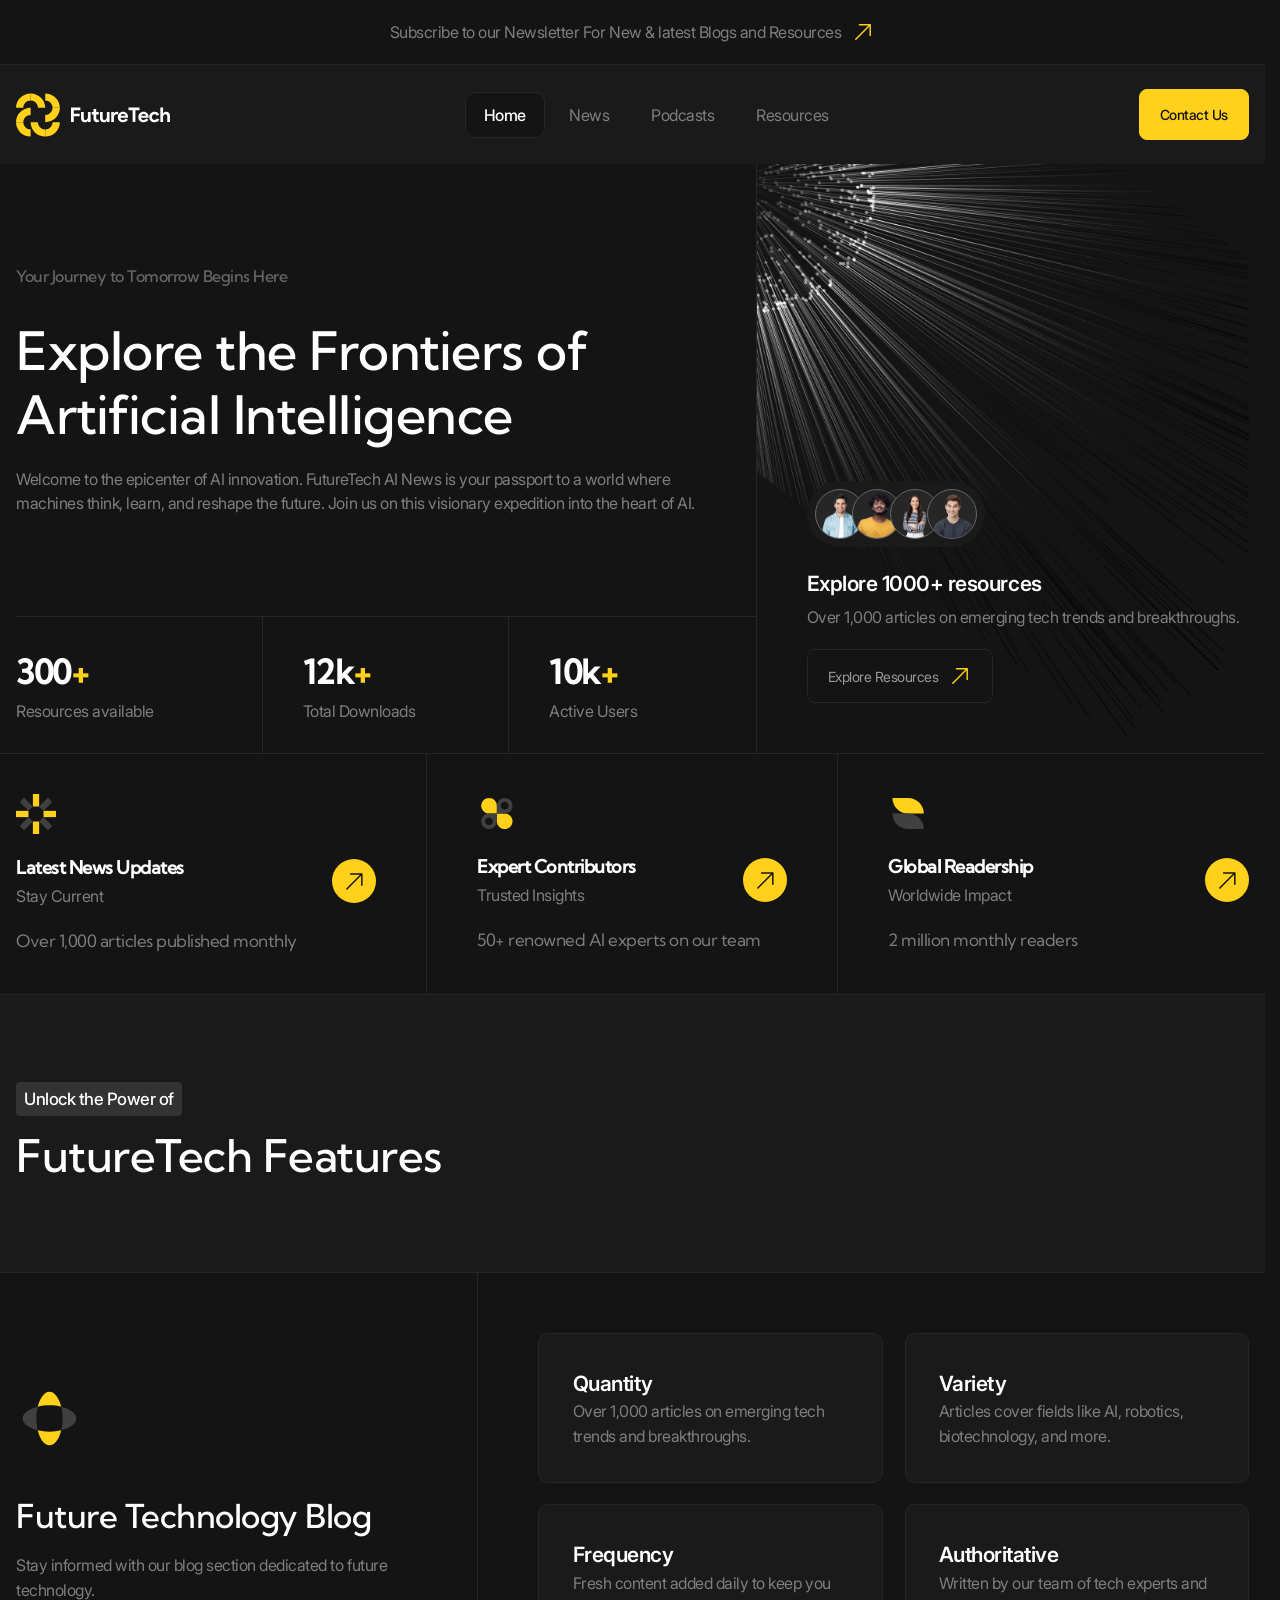
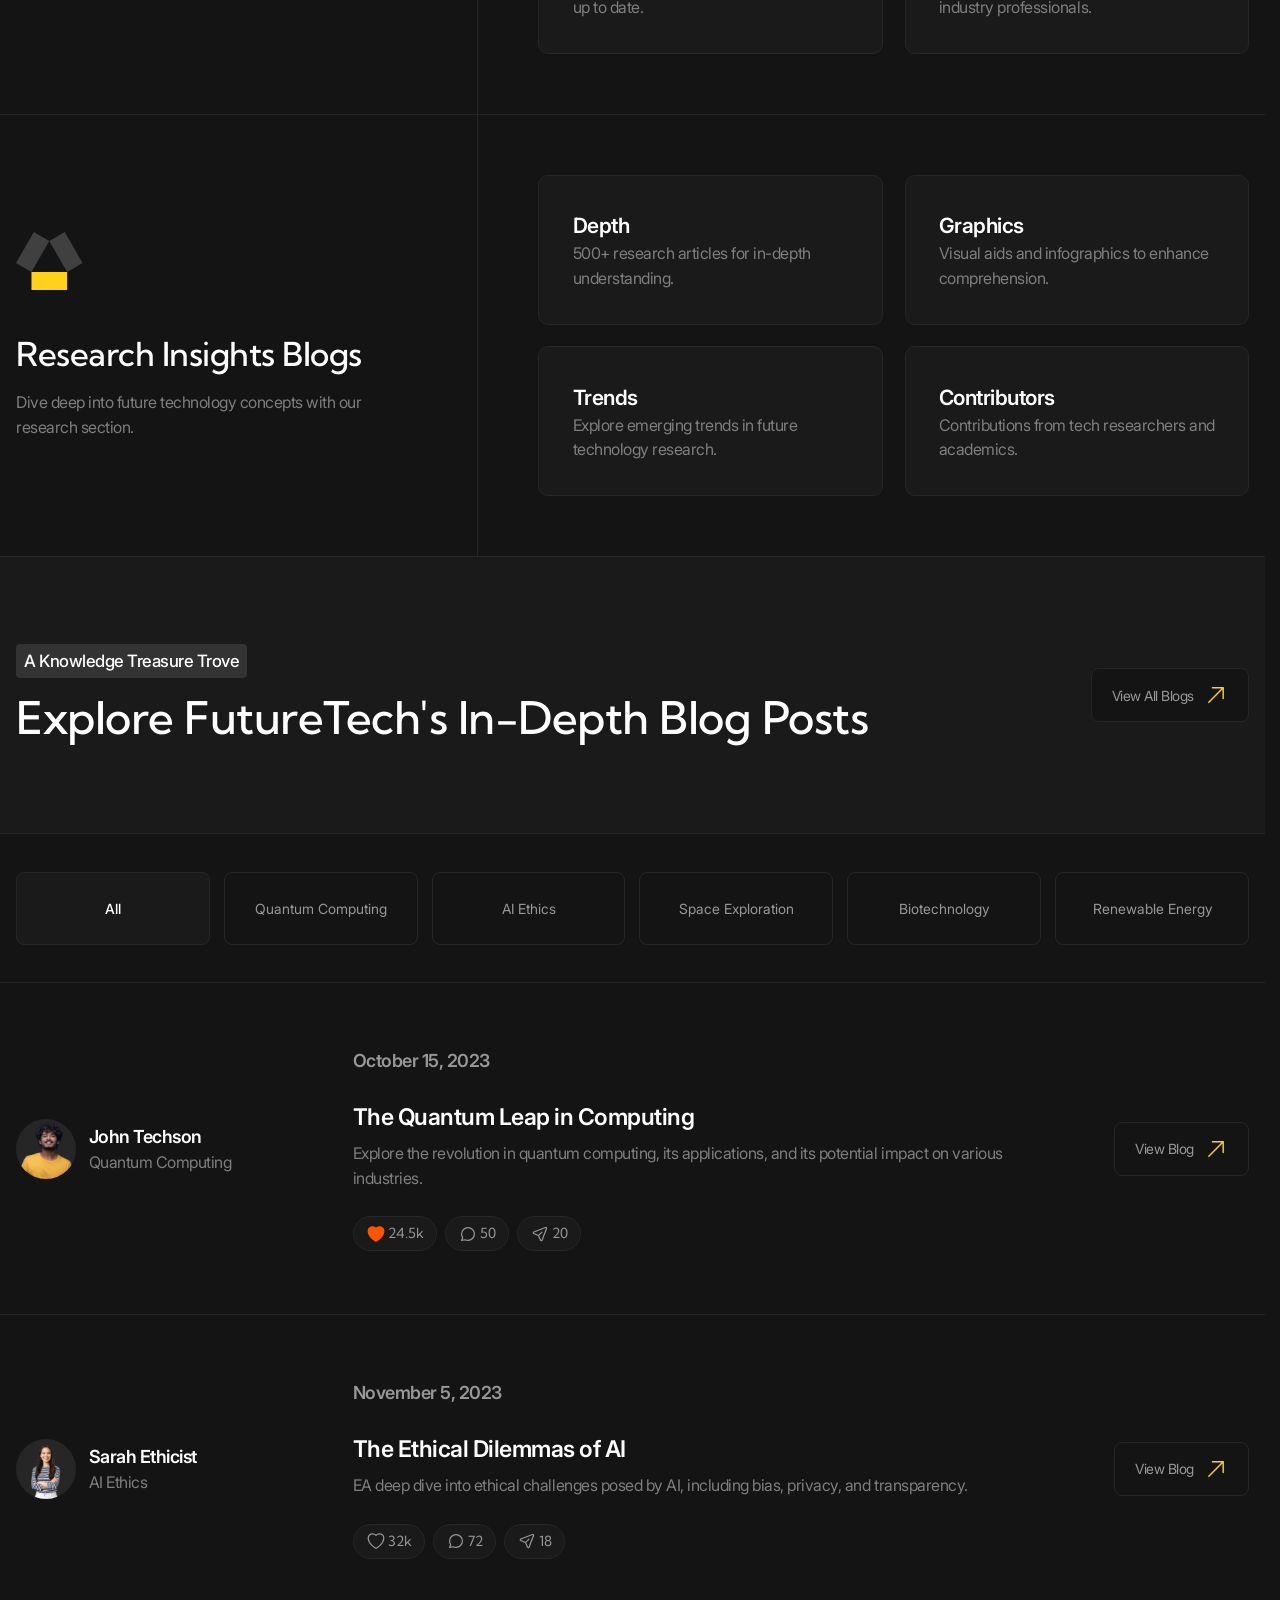
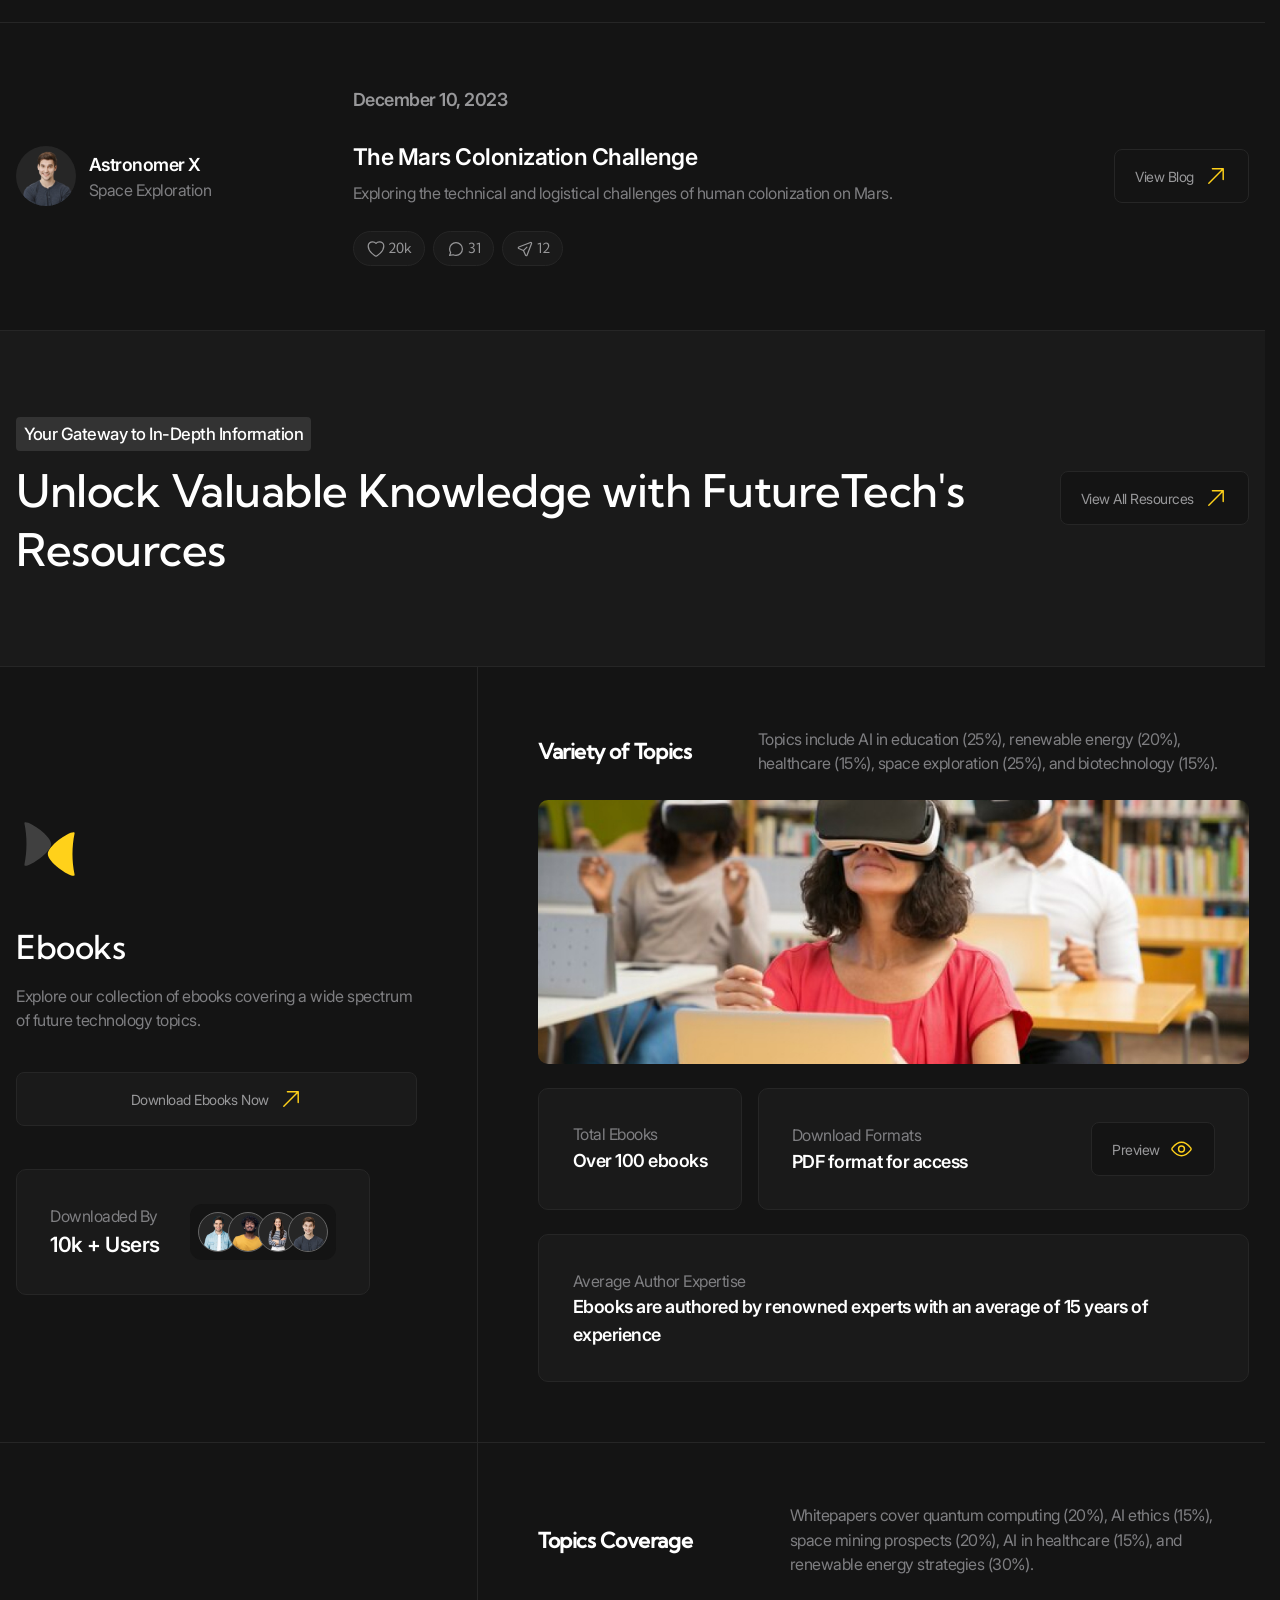
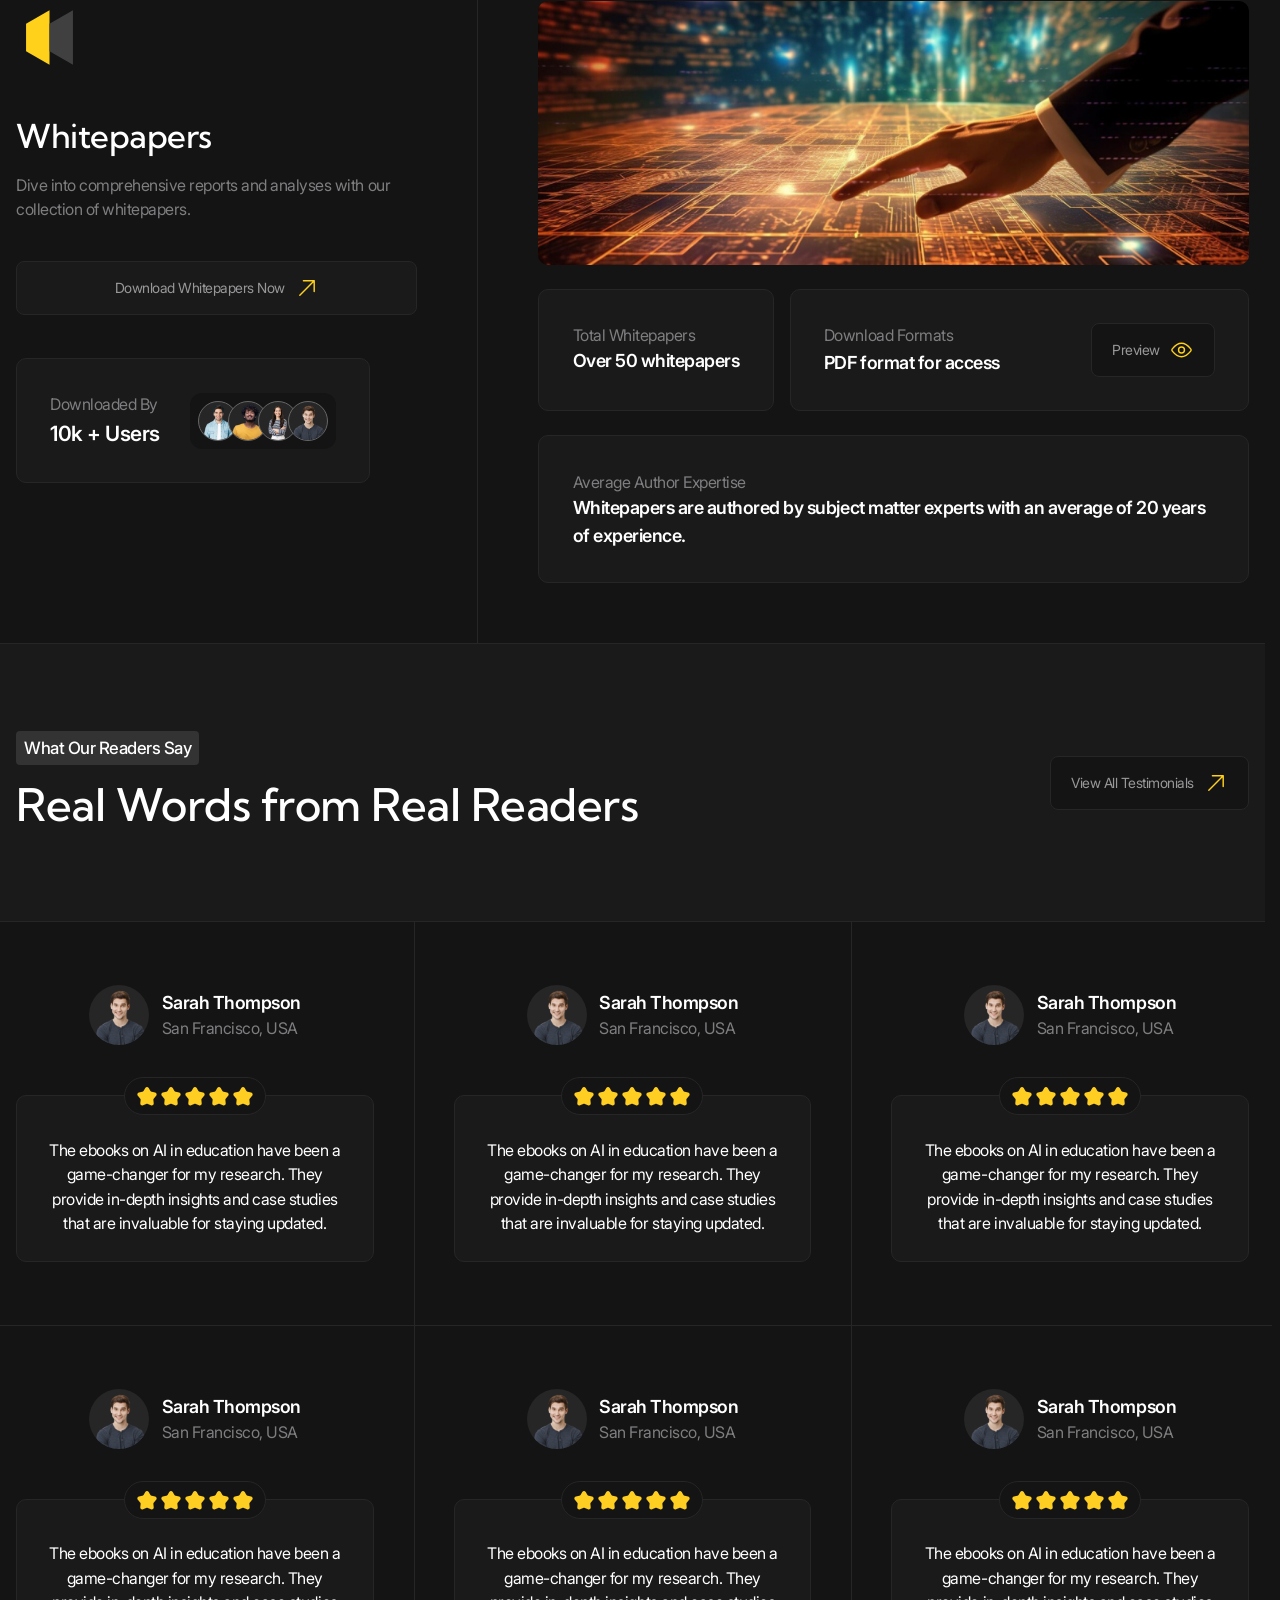
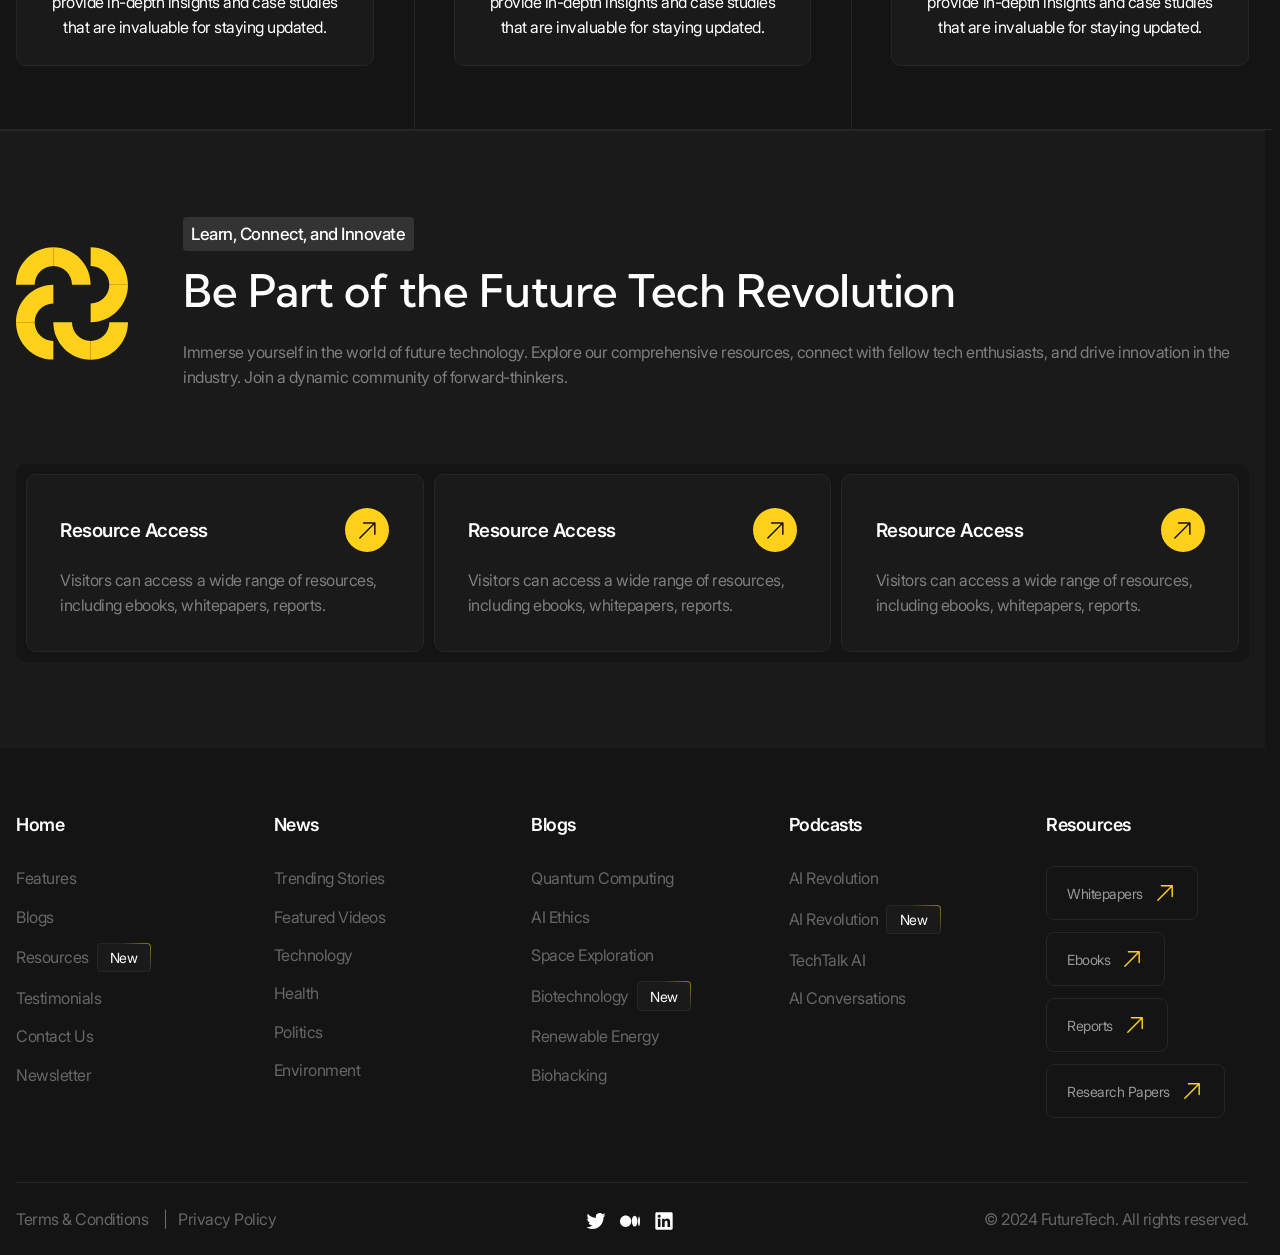
<file: index.html>
<!DOCTYPE html>
<html lang="en">

<head>
    <meta charset="UTF-8">
    <meta name="viewport"
        content="width=device-width, user-scalable=no, initial-scale=1.0, maximum-scale=1.0, minimum-scale=1.0">
    <meta http-equiv="X-UA-Compatible" content="ie=edge">
    <title>Future Tech | Home</title>
    <link rel="stylesheet" href="./styles/main.css?v=20260616" />
    <script src="./scripts/main.js?v=20260616" type="module"></script>
</head>

<body>
    <header class="header" data-js-header>
        <div class="header__promo">
            <div class="header__promo-inner container">
                <a class="header__promo-link" href="/" data-magnetic>
                    <span class="icon icon--yellow-arrow">Subscribe to our Newsletter For New & latest Blogs and
                        Resources</span>
                </a>
            </div>
        </div>
        <div class="header__body">
            <div class="header__body-inner container">
                <a class="header__logo logo" href="/" aria-label="Home" title="Home">
                    <img class="logo__image" src="./img/logo.svg" alt="" width="179" height="50" />
                </a>
                <div class="header__overlay" data-js-header-overlay>
                    <nav class="header__menu">
                        <ul class="header__menu-list">
                            <li class="header__menu-item">
                                <a class="header__menu-link is-active" href="./index.html">Home</a>
                            </li>
                            <li class="header__menu-item">
                                <a class="header__menu-link" href="./news.html">News</a>
                            </li>
                            <li class="header__menu-item">
                                <a class="header__menu-link" href="./podcasts.html">Podcasts</a>
                            </li>
                            <li class="header__menu-item">
                                <a class="header__menu-link" href="./resources.html">Resources</a>
                            </li>
                        </ul>
                    </nav>
                    <a class="header__contact-us-link button button--accent" data-magnetic href="./contacts.html">
                        Contact Us
                    </a>
                </div>
                <button class="header__burger-button burger-button visible-mobile" type="button" aria-label="Open menu"
                    title="Open menu" data-js-header-burger-button>
                    <span class="burger-button__line"></span>
                    <span class="burger-button__line"></span>
                    <span class="burger-button__line"></span>
                </button>
            </div>
        </div>
    </header>
    <main>
        <section class="hero" aria-labelledby="hero-title">
            <div class="hero__main container">
                <div class="hero__body">
                    <p class="hero__subtitle">Your Journey to Tomorrow Begins Here</p>
                    <h1 class="hero__title" id="hero-title">Explore the Frontiers of Artificial Intelligence</h1>
                    <div class="hero__descr">
                        <p>Welcome to the epicenter of AI innovation. FutureTech AI News is your passport to a world
                            where machines think, learn, and reshape the future. Join us on this visionary expedition
                            into the heart of AI.</p>
                    </div>
                </div>
                <div class="hero__metrics metrics full-vw-line full-vw-line--top full-vw-line--left">
                    <dl class="metrics__list">
                        <div class="metrics__item">
                            <dt class="metrics__key">Resources available</dt>
                            <dd class="metrics__value h3">300<span class="metrics__sign">+</span></dd>
                        </div>
                        <div class="metrics__item">
                            <dt class="metrics__key">Total Downloads</dt>
                            <dd class="metrics__value h3">12k<span class="metrics__sign">+</span></dd>
                        </div>
                        <div class="metrics__item">
                            <dt class="metrics__key">Active Users</dt>
                            <dd class="metrics__value h3">10k<span class="metrics__sign">+</span></dd>
                        </div>
                    </dl>
                </div>
                <div class="hero__resources-preview resources-preview">
                    <div class="resources-preview__team team">
                        <img src="./img/team/1.png" alt="" width="60" height="60" class="team__person" loading="lazy">
                        <img src="./img/team/2.png" alt="" width="60" height="60" class="team__person" loading="lazy">
                        <img src="./img/team/3.png" alt="" width="60" height="60" class="team__person" loading="lazy">
                        <img src="./img/team/4.png" alt="" width="60" height="60" class="team__person" loading="lazy">
                    </div>
                    <div class="resources-preview__body">
                        <p class="resources-preview__title h5">Explore 1000+ resources</p>
                        <p class="resources-preview__subtitle">Over 1,000 articles on emerging tech trends and
                            breakthroughs.</p>
                    </div>
                    <a href="/" class="resources-preview__button button">
                        <span class="icon icon--yellow-arrow">Explore Resources</span>
                    </a>
                </div>
            </div>
            <div class="hero__advantages ">
                <h2 class="visually-hidden">Our advantages</h2>
                <ul class="hero__advantages-list container">
                    <li class="hero__advantages-item">
                        <div class="advantage-card">
                            <img src="./img/advantages/icon-1.svg" alt="" width="50" height="50"
                                class="advantage-card__img" loading="lazy">
                            <a href="/" class="advantage-card__link circle-icon">
                                <h3 class="advantage-card__title h6">Latest News Updates</h3>
                                <p class="advantage-card__subtitle">Stay Current</p>
                            </a>
                            <p class="advantage-card__details">Over 1,000 articles published monthly</p>
                        </div>
                    </li>
                    <li class="hero__advantages-item">
                        <div class="advantage-card">
                            <img src="./img/advantages/icon-2.svg" alt="" width="50" height="50"
                                class="advantage-card__img" loading="lazy">
                            <a href="/" class="advantage-card__link circle-icon">
                                <h3 class="advantage-card__title h6">Expert Contributors</h3>
                                <p class="advantage-card__subtitle">Trusted Insights</p>
                            </a>
                            <p class="advantage-card__details">50+ renowned AI experts on our team</p>
                        </div>
                    </li>
                    <li class="hero__advantages-item">
                        <div class="advantage-card">
                            <img src="./img/advantages/icon-3.svg" alt="" width="50" height="50"
                                class="advantage-card__img" loading="lazy">
                            <a href="/" class="advantage-card__link circle-icon">
                                <h3 class="advantage-card__title h6">Global Readership</h3>
                                <p class="advantage-card__subtitle">Worldwide Impact</p>
                            </a>
                            <p class="advantage-card__details">2 million monthly readers</p>
                        </div>
                    </li>
                </ul>
            </div>
        </section>
        <section class="section" aria-labelledby="features-title">
            <header class="section__header">
                <div class="section__header-inner container" data-reveal="default">
                    <div class="section__header-info">
                        <p class="section__subtitle tag">Unlock the Power of</p>
                        <h2 class="section__title" id="features-title">FutureTech Features</h2>
                    </div>
                </div>
            </header>
            <div class="section__body">
                <ul class="list">
                    <li class="list__item" data-reveal="default">
                        <div class="card container">
                            <div class="card__preview">
                                <div class="card__preview-main">
                                    <img src="./img/features/1.svg" alt="" width="80" height="80"
                                        class="card__preview-icon" loading="lazy">
                                    <div class="card__preview-info">
                                        <h3 class="card__preview-title h3">Future Technology Blog</h3>
                                        <div class="card__preview-descr">
                                            <p>Stay informed with our blog section dedicated to future technology.</p>
                                        </div>
                                    </div>
                                </div>
                            </div>
                            <div class="card__body">
                                <div class="card__grid card__grid--2-cols">
                                    <div class="card__cell tile ">
                                        <h4 class="card__cell-title h5">Quantity</h4>
                                        <p class="card__cell-descr">Over 1,000 articles on emerging tech trends and
                                            breakthroughs.</p>
                                    </div>
                                    <div class="card__cell tile ">
                                        <h4 class="card__cell-title h5">Variety</h4>
                                        <p class="card__cell-descr">Articles cover fields like AI, robotics,
                                            biotechnology, and more.</p>
                                    </div>
                                    <div class="card__cell tile ">
                                        <h4 class="card__cell-title h5">Frequency</h4>
                                        <p class="card__cell-descr">Fresh content added daily to keep you up to date.
                                        </p>
                                    </div>
                                    <div class="card__cell tile ">
                                        <h4 class="card__cell-title h5">Authoritative</h4>
                                        <p class="card__cell-descr">Written by our team of tech experts and industry
                                            professionals.</p>
                                    </div>
                                </div>
                            </div>
                        </div>
                    </li>
                    <li class="list__item" data-reveal="default">
                        <div class="card container">
                            <div class="card__preview">
                                <div class="card__preview-main">
                                    <img src="./img/features/2.svg" alt="" width="80" height="80"
                                        class="card__preview-icon" loading="lazy">
                                    <div class="card__preview-info">
                                        <h3 class="card__preview-title h3">Research Insights Blogs</h3>
                                        <div class="card__preview-descr">
                                            <p>Dive deep into future technology concepts with our research section.</p>
                                        </div>
                                    </div>
                                </div>
                            </div>
                            <div class="card__body">
                                <div class="card__grid card__grid--2-cols">
                                    <div class="card__cell tile ">
                                        <h4 class="card__cell-title h5">Depth</h4>
                                        <p class="card__cell-descr">500+ research articles for in-depth understanding.
                                        </p>
                                    </div>
                                    <div class="card__cell tile ">
                                        <h4 class="card__cell-title h5">Graphics</h4>
                                        <p class="card__cell-descr">Visual aids and infographics to enhance
                                            comprehension.</p>
                                    </div>
                                    <div class="card__cell tile ">
                                        <h4 class="card__cell-title h5">Trends</h4>
                                        <p class="card__cell-descr">Explore emerging trends in future technology
                                            research.</p>
                                    </div>
                                    <div class="card__cell tile ">
                                        <h4 class="card__cell-title h5">Contributors</h4>
                                        <p class="card__cell-descr">Contributions from tech researchers and academics.
                                        </p>
                                    </div>
                                </div>
                            </div>
                        </div>
                    </li>
                </ul>
            </div>
        </section>
        <section class="section" aria-labelledby="blog-title">
            <header class="section__header">
                <div class="section__header-inner container" data-reveal="default">
                    <div class="section__header-info">
                        <p class="section__subtitle tag">A Knowledge Treasure Trove</p>
                        <h2 class="section__title" id="blog-title">Explore FutureTech's In-Depth Blog Posts</h2>
                    </div>
                    <a href="/" class="section__link button" data-magnetic>
                        <span class="icon icon--yellow-arrow">View All Blogs</span>
                    </a>
                </div>
            </header>
            <div class="section__body tabs" data-js-tabs>
                <h3 class="visually-hidden" id="blog-category-title">
                    Blog category
                </h3>
                <header class="tabs__header">
                    <div class="tabs__buttons container" role="tablist" aria-labelledby="blog-category-title">
                        <button class="tabs__button is-active" id="tab-1" type="button" role="tab"
                            aria-controls="tabpanel-1" data-js-tabs-button aria-selected="true">
                            All
                        </button>
                        <button class="tabs__button" id="tab-2" type="button" role="tab" aria-controls="tabpanel-2"
                            data-js-tabs-button aria-selected="false" tabindex="-1">
                            Quantum Computing
                        </button>
                        <button class="tabs__button" id="tab-3" type="button" role="tab" aria-controls="tabpanel-3"
                            data-js-tabs-button aria-selected="false" tabindex="-1">
                            AI Ethics
                        </button>
                        <button class="tabs__button" id="tab-4" type="button" role="tab" aria-controls="tabpanel-4"
                            data-js-tabs-button aria-selected="false" tabindex="-1">
                            Space Exploration
                        </button>
                        <button class="tabs__button" id="tab-5" type="button" role="tab" aria-controls="tabpanel-5"
                            data-js-tabs-button aria-selected="false" tabindex="-1">
                            Biotechnology
                        </button>
                        <button class="tabs__button" id="tab-6" type="button" role="tab" aria-controls="tabpanel-6"
                            data-js-tabs-button aria-selected="false" tabindex="-1">
                            Renewable Energy
                        </button>
                    </div>
                </header>
                <div class="tabs__body">
                    <div class="tabs__content is-active" id="tabpanel-1" aria-labelledby="tab-1" tabindex="0"
                        data-js-tabs-content>
                        <ul class="list">
                            <li class="list__item" data-reveal="compact">
                                <article class="blog-card container">
                                    <div class="blog-card__author person-card">
                                        <img class="person-card__image" src="./img/blog/1.png" alt="" width="80"
                                            height="80" loading="lazy" />
                                        <div class="person-card__body">
                                            <p class="person-card__name">John Techson</p>
                                            <p class="person-card__department">Quantum Computing</p>
                                        </div>
                                    </div>
                                    <div class="blog-card__body">
                                        <time class="blog-card__date h6" datetime="2023-10-15">October 15, 2023</time>
                                        <div class="blog-card__info">
                                            <h4 class="blog-card__title">The Quantum Leap in Computing</h4>
                                            <div class="blog-card__description">
                                                <p>Explore the revolution in quantum computing, its applications, and
                                                    its potential impact on various industries.</p>
                                            </div>
                                        </div>
                                        <div class="blog-card__actions blog-actions">
                                            <ul class="blog-actions__list">
                                                <li class="blog-actions__item">
                                                    <button class="blog-actions__button is-active" type="button"
                                                        aria-label="Like" title="Like" >
                                                        <span class="blog-actions__icon-wrapper">
                                                            <svg width="24" height="25" viewBox="0 0 24 25" fill="none"
                                                                xmlns="http://www.w3.org/2000/svg">
                                                                <path
                                                                    d="M11.645 21.4107L11.6384 21.4071L11.6158 21.3949C11.5965 21.3844 11.5689 21.3693 11.5336 21.3496C11.4629 21.3101 11.3612 21.2524 11.233 21.1769C10.9765 21.0261 10.6132 20.8039 10.1785 20.515C9.31074 19.9381 8.15122 19.0901 6.9886 18.0063C4.68781 15.8615 2.25 12.6751 2.25 8.75C2.25 5.82194 4.7136 3.5 7.6875 3.5C9.43638 3.5 11.0023 4.29909 12 5.5516C12.9977 4.29909 14.5636 3.5 16.3125 3.5C19.2864 3.5 21.75 5.82194 21.75 8.75C21.75 12.6751 19.3122 15.8615 17.0114 18.0063C15.8488 19.0901 14.6893 19.9381 13.8215 20.515C13.3868 20.8039 13.0235 21.0261 12.767 21.1769C12.6388 21.2524 12.5371 21.3101 12.4664 21.3496C12.4311 21.3693 12.4035 21.3844 12.3842 21.3949L12.3616 21.4071L12.355 21.4107L12.3523 21.4121C12.1323 21.5289 11.8677 21.5289 11.6477 21.4121L11.645 21.4107Z"
                                                                    stroke="#666666" stroke-width="1.5"
                                                                    stroke-linejoin="round" />
                                                            </svg>
                                                        </span>
                                                        <span>24.5k</span>
                                                    </button>
                                                </li>
                                                <li class="blog-actions__item">
                                                    <button class="blog-actions__button" type="button"
                                                        aria-label="Discuss" title="Discuss">
                                                        <span class="blog-actions__icon-wrapper">
                                                            <svg width="24" height="25" viewBox="0 0 24 25" fill="none"
                                                                xmlns="http://www.w3.org/2000/svg">
                                                                <path
                                                                    d="M8.48581 19.6888C9.54657 20.2083 10.7392 20.5 12 20.5C16.4183 20.5 20 16.9183 20 12.5C20 8.08172 16.4183 4.5 12 4.5C7.58172 4.5 4 8.08172 4 12.5C4 14.1401 4.49356 15.665 5.34026 16.9341M8.48581 19.6888L4 20.5L5.34026 16.9341M8.48581 19.6888L8.49231 19.6877M5.34026 16.9341L5.34154 16.9308"
                                                                    stroke="#666666" stroke-width="1.5"
                                                                    stroke-linecap="round" stroke-linejoin="round" />
                                                            </svg>
                                                        </span>
                                                        <span>50</span>
                                                    </button>
                                                </li>
                                                <li class="blog-actions__item">
                                                    <button class="blog-actions__button" type="button"
                                                        aria-label="Share" title="Share">
                                                        <span class="blog-actions__icon-wrapper">
                                                            <svg width="24" height="25" viewBox="0 0 24 25" fill="none"
                                                                xmlns="http://www.w3.org/2000/svg">
                                                                <path
                                                                    d="M10.0384 14.4616L4.1719 11.7951C3.36454 11.4281 3.39898 10.2697 4.22673 9.95134L18.8999 4.30781C19.7087 3.99675 20.5033 4.79139 20.1922 5.60013L14.5487 20.2733C14.2303 21.1011 13.072 21.1355 12.705 20.3281L10.0384 14.4616ZM10.0384 14.4616L14.4231 10.077"
                                                                    stroke="#666666" stroke-width="1.5"
                                                                    stroke-linecap="round" stroke-linejoin="round" />
                                                            </svg>
                                                        </span>
                                                        <span>20</span>
                                                    </button>
                                                </li>
                                            </ul>
                                        </div>
                                    </div>
                                    <a class="blog-card__link button" href="/" data-magnetic>
                                        <span class="icon icon--yellow-arrow">View Blog</span>
                                    </a>
                                </article>
                            </li>
                            <li class="list__item" data-reveal="compact">
                                <article class="blog-card container">
                                    <div class="blog-card__author person-card">
                                        <img class="person-card__image" src="./img/blog/2.png" alt="" width="80"
                                            height="80" loading="lazy" />
                                        <div class="person-card__body">
                                            <p class="person-card__name">Sarah Ethicist</p>
                                            <p class="person-card__department">AI Ethics</p>
                                        </div>
                                    </div>
                                    <div class="blog-card__body">
                                        <time class="blog-card__date h6" datetime="2023-11-05">November 5, 2023</time>
                                        <div class="blog-card__info">
                                            <h4 class="blog-card__title">The Ethical Dilemmas of AI</h4>
                                            <div class="blog-card__description">
                                                <p>EA deep dive into ethical challenges posed by AI, including bias,
                                                    privacy, and transparency.</p>
                                            </div>
                                        </div>
                                        <div class="blog-card__actions blog-actions">
                                            <ul class="blog-actions__list">
                                                <li class="blog-actions__item">
                                                    <button class="blog-actions__button" type="button" aria-label="Like"
                                                        title="Like">
                                                        <span class="blog-actions__icon-wrapper">
                                                            <svg width="24" height="25" viewBox="0 0 24 25" fill="none"
                                                                xmlns="http://www.w3.org/2000/svg">
                                                                <path
                                                                    d="M11.645 21.4107L11.6384 21.4071L11.6158 21.3949C11.5965 21.3844 11.5689 21.3693 11.5336 21.3496C11.4629 21.3101 11.3612 21.2524 11.233 21.1769C10.9765 21.0261 10.6132 20.8039 10.1785 20.515C9.31074 19.9381 8.15122 19.0901 6.9886 18.0063C4.68781 15.8615 2.25 12.6751 2.25 8.75C2.25 5.82194 4.7136 3.5 7.6875 3.5C9.43638 3.5 11.0023 4.29909 12 5.5516C12.9977 4.29909 14.5636 3.5 16.3125 3.5C19.2864 3.5 21.75 5.82194 21.75 8.75C21.75 12.6751 19.3122 15.8615 17.0114 18.0063C15.8488 19.0901 14.6893 19.9381 13.8215 20.515C13.3868 20.8039 13.0235 21.0261 12.767 21.1769C12.6388 21.2524 12.5371 21.3101 12.4664 21.3496C12.4311 21.3693 12.4035 21.3844 12.3842 21.3949L12.3616 21.4071L12.355 21.4107L12.3523 21.4121C12.1323 21.5289 11.8677 21.5289 11.6477 21.4121L11.645 21.4107Z"
                                                                    stroke="#666666" stroke-width="1.5"
                                                                    stroke-linejoin="round" />
                                                            </svg>
                                                        </span>
                                                        <span>32k</span>
                                                    </button>
                                                </li>
                                                <li class="blog-actions__item">
                                                    <button class="blog-actions__button" type="button"
                                                        aria-label="Discuss" title="Discuss">
                                                        <span class="blog-actions__icon-wrapper">
                                                            <svg width="24" height="25" viewBox="0 0 24 25" fill="none"
                                                                xmlns="http://www.w3.org/2000/svg">
                                                                <path
                                                                    d="M8.48581 19.6888C9.54657 20.2083 10.7392 20.5 12 20.5C16.4183 20.5 20 16.9183 20 12.5C20 8.08172 16.4183 4.5 12 4.5C7.58172 4.5 4 8.08172 4 12.5C4 14.1401 4.49356 15.665 5.34026 16.9341M8.48581 19.6888L4 20.5L5.34026 16.9341M8.48581 19.6888L8.49231 19.6877M5.34026 16.9341L5.34154 16.9308"
                                                                    stroke="#666666" stroke-width="1.5"
                                                                    stroke-linecap="round" stroke-linejoin="round" />
                                                            </svg>
                                                        </span>
                                                        <span>72</span>
                                                    </button>
                                                </li>
                                                <li class="blog-actions__item">
                                                    <button class="blog-actions__button" type="button"
                                                        aria-label="Share" title="Share" >
                                                        <span class="blog-actions__icon-wrapper">
                                                            <svg width="24" height="25" viewBox="0 0 24 25" fill="none"
                                                                xmlns="http://www.w3.org/2000/svg">
                                                                <path
                                                                    d="M10.0384 14.4616L4.1719 11.7951C3.36454 11.4281 3.39898 10.2697 4.22673 9.95134L18.8999 4.30781C19.7087 3.99675 20.5033 4.79139 20.1922 5.60013L14.5487 20.2733C14.2303 21.1011 13.072 21.1355 12.705 20.3281L10.0384 14.4616ZM10.0384 14.4616L14.4231 10.077"
                                                                    stroke="#666666" stroke-width="1.5"
                                                                    stroke-linecap="round" stroke-linejoin="round" />
                                                            </svg>
                                                        </span>
                                                        <span>18</span>
                                                    </button>
                                                </li>
                                            </ul>
                                        </div>
                                    </div>
                                    <a class="blog-card__link button" href="/" data-magnetic>
                                        <span class="icon icon--yellow-arrow">View Blog</span>
                                    </a>
                                </article>
                            </li>
                            <li class="list__item" data-reveal="compact">
                                <article class="blog-card container">
                                    <div class="blog-card__author person-card">
                                        <img class="person-card__image" src="./img/blog/3.png" alt="" width="80"
                                            height="80" loading="lazy" />
                                        <div class="person-card__body">
                                            <p class="person-card__name">Astronomer X</p>
                                            <p class="person-card__department">Space Exploration</p>
                                        </div>
                                    </div>
                                    <div class="blog-card__body">
                                        <time class="blog-card__date h6" datetime="2023-12-10">December 10, 2023</time>
                                        <div class="blog-card__info">
                                            <h4 class="blog-card__title">The Mars Colonization Challenge</h4>
                                            <div class="blog-card__description">
                                                <p>Exploring the technical and logistical challenges of human
                                                    colonization on Mars.</p>
                                            </div>
                                        </div>
                                        <div class="blog-card__actions blog-actions">
                                            <ul class="blog-actions__list">
                                                <li class="blog-actions__item">
                                                    <button class="blog-actions__button" type="button" aria-label="Like"
                                                        title="Like">
                                                        <span class="blog-actions__icon-wrapper">
                                                            <svg width="24" height="25" viewBox="0 0 24 25" fill="none"
                                                                xmlns="http://www.w3.org/2000/svg">
                                                                <path
                                                                    d="M11.645 21.4107L11.6384 21.4071L11.6158 21.3949C11.5965 21.3844 11.5689 21.3693 11.5336 21.3496C11.4629 21.3101 11.3612 21.2524 11.233 21.1769C10.9765 21.0261 10.6132 20.8039 10.1785 20.515C9.31074 19.9381 8.15122 19.0901 6.9886 18.0063C4.68781 15.8615 2.25 12.6751 2.25 8.75C2.25 5.82194 4.7136 3.5 7.6875 3.5C9.43638 3.5 11.0023 4.29909 12 5.5516C12.9977 4.29909 14.5636 3.5 16.3125 3.5C19.2864 3.5 21.75 5.82194 21.75 8.75C21.75 12.6751 19.3122 15.8615 17.0114 18.0063C15.8488 19.0901 14.6893 19.9381 13.8215 20.515C13.3868 20.8039 13.0235 21.0261 12.767 21.1769C12.6388 21.2524 12.5371 21.3101 12.4664 21.3496C12.4311 21.3693 12.4035 21.3844 12.3842 21.3949L12.3616 21.4071L12.355 21.4107L12.3523 21.4121C12.1323 21.5289 11.8677 21.5289 11.6477 21.4121L11.645 21.4107Z"
                                                                    stroke="#666666" stroke-width="1.5"
                                                                    stroke-linejoin="round" />
                                                            </svg>
                                                        </span>
                                                        <span>20k</span>
                                                    </button>
                                                </li>
                                                <li class="blog-actions__item">
                                                    <button class="blog-actions__button" type="button"
                                                        aria-label="Discuss" title="Discuss">
                                                        <span class="blog-actions__icon-wrapper">
                                                            <svg width="24" height="25" viewBox="0 0 24 25" fill="none"
                                                                xmlns="http://www.w3.org/2000/svg">
                                                                <path
                                                                    d="M8.48581 19.6888C9.54657 20.2083 10.7392 20.5 12 20.5C16.4183 20.5 20 16.9183 20 12.5C20 8.08172 16.4183 4.5 12 4.5C7.58172 4.5 4 8.08172 4 12.5C4 14.1401 4.49356 15.665 5.34026 16.9341M8.48581 19.6888L4 20.5L5.34026 16.9341M8.48581 19.6888L8.49231 19.6877M5.34026 16.9341L5.34154 16.9308"
                                                                    stroke="#666666" stroke-width="1.5"
                                                                    stroke-linecap="round" stroke-linejoin="round" />
                                                            </svg>
                                                        </span>
                                                        <span>31</span>
                                                    </button>
                                                </li>
                                                <li class="blog-actions__item">
                                                    <button class="blog-actions__button" type="button"
                                                        aria-label="Share" title="Share">
                                                        <span class="blog-actions__icon-wrapper">
                                                            <svg width="24" height="25" viewBox="0 0 24 25" fill="none"
                                                                xmlns="http://www.w3.org/2000/svg">
                                                                <path
                                                                    d="M10.0384 14.4616L4.1719 11.7951C3.36454 11.4281 3.39898 10.2697 4.22673 9.95134L18.8999 4.30781C19.7087 3.99675 20.5033 4.79139 20.1922 5.60013L14.5487 20.2733C14.2303 21.1011 13.072 21.1355 12.705 20.3281L10.0384 14.4616ZM10.0384 14.4616L14.4231 10.077"
                                                                    stroke="#666666" stroke-width="1.5"
                                                                    stroke-linecap="round" stroke-linejoin="round" />
                                                            </svg>
                                                        </span>
                                                        <span>12</span>
                                                    </button>
                                                </li>
                                            </ul>
                                        </div>
                                    </div>
                                    <a class="blog-card__link button" href="/" data-magnetic>
                                        <span class="icon icon--yellow-arrow">View Blog</span>
                                    </a>
                                </article>
                            </li>
                        </ul>
                    </div>
                    <div class="tabs__content container" id="tabpanel-2" aria-labelledby="tab-2" tabindex="0"
                        data-js-tabs-content>
                        Lorem ipsum dolor sit amet, consectetur adipisicing elit. Impedit, pariatur?
                    </div>
                    <div class="tabs__content container" id="tabpanel-3" aria-labelledby="tab-3" tabindex="0"
                        data-js-tabs-content>
                        Lorem ipsum dolor sit amet, consectetur adipisicing elit. Impedit, pariatur?
                    </div>
                    <div class="tabs__content container" id="tabpanel-4" aria-labelledby="tab-4" tabindex="0"
                        data-js-tabs-content>
                        Lorem ipsum dolor sit amet, consectetur adipisicing elit. Impedit, pariatur?
                    </div>
                    <div class="tabs__content container" id="tabpanel-5" aria-labelledby="tab-5" tabindex="0"
                        data-js-tabs-content>
                        Lorem ipsum dolor sit amet, consectetur adipisicing elit. Impedit, pariatur?
                    </div>
                    <div class="tabs__content container" id="tabpanel-6" aria-labelledby="tab-6" tabindex="0"
                        data-js-tabs-content>
                        Lorem ipsum dolor sit amet, consectetur adipisicing elit. Impedit, pariatur?
                    </div>
                </div>
            </div>
        </section>
        <section class="section" aria-labelledby="resources-title">
            <header class="section__header">
                <div class="section__header-inner container" data-reveal="default">
                    <div class="section__header-info">
                        <p class="section__subtitle tag">Your Gateway to In-Depth Information</p>
                        <h2 class="section__title" id="resources-title">Unlock Valuable Knowledge with FutureTech's
                            Resources</h2>
                    </div>
                    <a href="/" class="section__link button" data-magnetic>
                        <span class="icon icon--yellow-arrow">View All Resources</span>
                    </a>
                </div>
            </header>
            <div class="section__body">
                <ul class="list">
                    <li class="list__item" data-reveal="compact">
                        <div class="card container">
                            <div class="card__preview">
                                <div class="card__preview-main">
                                    <img src="./img/resources/icon-1.svg" alt="" width="80" height="80"
                                        class="card__preview-icon" loading="lazy">
                                    <div class="card__preview-info">
                                        <h3 class="card__preview-title h3">Ebooks</h3>
                                        <div class="card__preview-descr">
                                            <p>Explore our collection of ebooks covering a wide spectrum of future
                                                technology topics.</p>
                                        </div>
                                    </div>
                                    <a href="/" class="card__preview-link button button--dark-gray">
                                        <span class="icon icon--yellow-arrow">Download Ebooks Now</span>
                                    </a>
                                </div>
                                <div class="card__preview-extra">
                                    <div class="download-info tile">
                                        <div class="download-info__body">
                                            <p class="download-info__title">Downloaded By</p>
                                            <p class="download-info__subtitle h5">10k + Users</p>
                                        </div>
                                        <div class="download-info__team team">
                                            <img src="./img/team/1.png" alt="" width="50" height="50"
                                                class="team__person" loading="lazy">
                                            <img src="./img/team/2.png" alt="" width="50" height="50"
                                                class="team__person" loading="lazy">
                                            <img src="./img/team/3.png" alt="" width="50" height="50"
                                                class="team__person" loading="lazy">
                                            <img src="./img/team/4.png" alt="" width="50" height="50"
                                                class="team__person" loading="lazy">
                                        </div>
                                    </div>
                                </div>
                            </div>
                            <div class="card__body">
                                <div class="card__grid card__grid--2-cols-alt">
                                    <div class="card__cell">
                                        <h3 class="card__cell-title h5">Variety of Topics</h3>
                                    </div>
                                    <div class="card__cell">
                                        <p class="card__cell-descr">
                                            Topics include AI in education (25%), renewable energy (20%), healthcare
                                            (15%), space exploration (25%), and biotechnology (15%).
                                        </p>
                                    </div>
                                    <div class="card__cell card__cell--wide">
                                        <img src="./img/resources/details-1.jpg" alt="" width="919" height="332"
                                            class="card__cell-img" loading="lazy">
                                    </div>
                                    <div class="card__cell tile">
                                        <h4 class="card__cell-subtitle">Total Ebooks</h4>
                                        <p class="card__cell-descr h6">Over 100 ebooks</p>
                                    </div>
                                    <div class="card__cell tile">
                                        <h4 class="card__cell-subtitle">Download Formats</h4>
                                        <p class="card__cell-descr h6">PDF format for access</p>
                                        <a href="/" class="card__cell-link button">
                                            <span class="icon icon--yellow-eye">Preview</span>
                                        </a>
                                    </div>
                                    <div class="card__cell card__cell--wide tile">
                                        <h4 class="card__cell-subtitle">Average Author Expertise</h4>
                                        <p class="card__cell-descr h6">Ebooks are authored by renowned experts with an
                                            average of 15 years of experience</p>
                                    </div>
                                </div>
                            </div>
                        </div>
                    </li>
                    <li class="list__item" data-reveal="compact">
                        <div class="card container">
                            <div class="card__preview">
                                <div class="card__preview-main">
                                    <img src="./img/resources/icon-2.svg" alt="" width="80" height="80"
                                        class="card__preview-icon" loading="lazy">
                                    <div class="card__preview-info">
                                        <h3 class="card__preview-title h3">Whitepapers</h3>
                                        <div class="card__preview-descr">
                                            <p>Dive into comprehensive reports and analyses with our collection of
                                                whitepapers.</p>
                                        </div>
                                    </div>
                                    <a href="/" class="card__preview-link button button--dark-gray">
                                        <span class="icon icon--yellow-arrow">Download Whitepapers Now</span>
                                    </a>
                                </div>
                                <div class="card__preview-extra">
                                    <div class="download-info tile">
                                        <div class="download-info__body">
                                            <p class="download-info__title">Downloaded By</p>
                                            <p class="download-info__subtitle h5">10k + Users</p>
                                        </div>
                                        <div class="download-info__team team">
                                            <img src="./img/team/1.png" alt="" width="50" height="50"
                                                class="team__person" loading="lazy">
                                            <img src="./img/team/2.png" alt="" width="50" height="50"
                                                class="team__person" loading="lazy">
                                            <img src="./img/team/3.png" alt="" width="50" height="50"
                                                class="team__person" loading="lazy">
                                            <img src="./img/team/4.png" alt="" width="50" height="50"
                                                class="team__person" loading="lazy">
                                        </div>
                                    </div>
                                </div>
                            </div>
                            <div class="card__body">
                                <div class="card__grid card__grid--2-cols-alt">
                                    <div class="card__cell">
                                        <h3 class="card__cell-title h5">Topics Coverage</h3>
                                    </div>
                                    <div class="card__cell">
                                        <p class="card__cell-descr">
                                            Whitepapers cover quantum computing (20%), AI ethics (15%), space mining
                                            prospects (20%), AI in healthcare (15%), and renewable energy strategies
                                            (30%).
                                        </p>
                                    </div>
                                    <div class="card__cell card__cell--wide">
                                        <img src="./img/resources/details-2.jpg" alt="" width="919" height="332"
                                            class="card__cell-img" loading="lazy">
                                    </div>
                                    <div class="card__cell tile">
                                        <h4 class="card__cell-subtitle">Total Whitepapers</h4>
                                        <p class="card__cell-descr h6">Over 50 whitepapers</p>
                                    </div>
                                    <div class="card__cell tile">
                                        <h4 class="card__cell-subtitle">Download Formats</h4>
                                        <p class="card__cell-descr h6">PDF format for access</p>
                                        <a href="/" class="card__cell-link button">
                                            <span class="icon icon--yellow-eye">Preview</span>
                                        </a>
                                    </div>
                                    <div class="card__cell card__cell--wide tile">
                                        <h4 class="card__cell-subtitle">Average Author Expertise</h4>
                                        <p class="card__cell-descr h6">Whitepapers are authored by subject matter
                                            experts with an average of 20 years of experience.</p>
                                    </div>
                                </div>
                            </div>
                        </div>
                    </li>
                </ul>
            </div>
        </section>
        <section class="section" aria-labelledby="reviews-title">
            <header class="section__header">
                <div class="section__header-inner container" data-reveal="default">
                    <div class="section__header-info">
                        <p class="section__subtitle tag">What Our Readers Say</p>
                        <h2 class="section__title" id="reviews-title">Real Words from Real Readers</h2>
                    </div>
                    <div class="section__actions">
                        <a class="section__link button" href="/" data-magnetic>
                            <span class="icon icon--yellow-arrow">View All Testimonials</span>
                        </a>
                    </div>
                </div>
            </header>
            <div class="section__body">
                <ul class="bordered-grid bordered-grid--3-cols container">
                    <li class="bordered-grid__item" data-reveal="compact">
                        <div class="review-card">
                            <div class="review-card__author person-card">
                                <img class="person-card__image" src="./img/blog/3.png" alt="" width="60" height="60"
                                    loading="lazy" />
                                <div class="person-card__body">
                                    <p class="person-card__name">Sarah Thompson</p>
                                    <p class="person-card__department">San Francisco, USA</p>
                                </div>
                            </div>
                            <div class="review-card__body tile">
                                <div class="review-card__rating-view rating-view" aria-label="Rating 5 star"
                                    title="Rating 5 star">
                                    <div class="rating-view__star is-active"></div>
                                    <div class="rating-view__star is-active"></div>
                                    <div class="rating-view__star is-active"></div>
                                    <div class="rating-view__star is-active"></div>
                                    <div class="rating-view__star is-active"></div>
                                </div>
                                <blockquote class="review-card__description">
                                    <p>The ebooks on AI in education have been a game-changer for my research. They
                                        provide in-depth insights and case studies that are invaluable for staying
                                        updated.</p>
                                </blockquote>
                            </div>
                        </div>
                    </li>
                    <li class="bordered-grid__item" data-reveal="compact">
                        <div class="review-card">
                            <div class="review-card__author person-card">
                                <img class="person-card__image" src="./img/blog/3.png" alt="" width="60" height="60"
                                    loading="lazy" />
                                <div class="person-card__body">
                                    <p class="person-card__name">Sarah Thompson</p>
                                    <p class="person-card__department">San Francisco, USA</p>
                                </div>
                            </div>
                            <div class="review-card__body tile">
                                <div class="review-card__rating-view rating-view" aria-label="Rating 5 star"
                                    title="Rating 5 star">
                                    <div class="rating-view__star is-active"></div>
                                    <div class="rating-view__star is-active"></div>
                                    <div class="rating-view__star is-active"></div>
                                    <div class="rating-view__star is-active"></div>
                                    <div class="rating-view__star is-active"></div>
                                </div>
                                <blockquote class="review-card__description">
                                    <p>The ebooks on AI in education have been a game-changer for my research. They
                                        provide in-depth insights and case studies that are invaluable for staying
                                        updated.</p>
                                </blockquote>
                            </div>
                        </div>
                    </li>
                    <li class="bordered-grid__item" data-reveal="compact">
                        <div class="review-card">
                            <div class="review-card__author person-card">
                                <img class="person-card__image" src="./img/blog/3.png" alt="" width="60" height="60"
                                    loading="lazy" />
                                <div class="person-card__body">
                                    <p class="person-card__name">Sarah Thompson</p>
                                    <p class="person-card__department">San Francisco, USA</p>
                                </div>
                            </div>
                            <div class="review-card__body tile">
                                <div class="review-card__rating-view rating-view" aria-label="Rating 5 star"
                                    title="Rating 5 star">
                                    <div class="rating-view__star is-active"></div>
                                    <div class="rating-view__star is-active"></div>
                                    <div class="rating-view__star is-active"></div>
                                    <div class="rating-view__star is-active"></div>
                                    <div class="rating-view__star is-active"></div>
                                </div>
                                <blockquote class="review-card__description">
                                    <p>The ebooks on AI in education have been a game-changer for my research. They
                                        provide in-depth insights and case studies that are invaluable for staying
                                        updated.</p>
                                </blockquote>
                            </div>
                        </div>
                    </li>
                    <li class="bordered-grid__item" data-reveal="compact">
                        <div class="review-card">
                            <div class="review-card__author person-card">
                                <img class="person-card__image" src="./img/blog/3.png" alt="" width="60" height="60"
                                    loading="lazy" />
                                <div class="person-card__body">
                                    <p class="person-card__name">Sarah Thompson</p>
                                    <p class="person-card__department">San Francisco, USA</p>
                                </div>
                            </div>
                            <div class="review-card__body tile">
                                <div class="review-card__rating-view rating-view" aria-label="Rating 5 star"
                                    title="Rating 5 star">
                                    <div class="rating-view__star is-active"></div>
                                    <div class="rating-view__star is-active"></div>
                                    <div class="rating-view__star is-active"></div>
                                    <div class="rating-view__star is-active"></div>
                                    <div class="rating-view__star is-active"></div>
                                </div>
                                <blockquote class="review-card__description">
                                    <p>The ebooks on AI in education have been a game-changer for my research. They
                                        provide in-depth insights and case studies that are invaluable for staying
                                        updated.</p>
                                </blockquote>
                            </div>
                        </div>
                    </li>
                    <li class="bordered-grid__item" data-reveal="compact">
                        <div class="review-card">
                            <div class="review-card__author person-card">
                                <img class="person-card__image" src="./img/blog/3.png" alt="" width="60" height="60"
                                    loading="lazy" />
                                <div class="person-card__body">
                                    <p class="person-card__name">Sarah Thompson</p>
                                    <p class="person-card__department">San Francisco, USA</p>
                                </div>
                            </div>
                            <div class="review-card__body tile">
                                <div class="review-card__rating-view rating-view" aria-label="Rating 5 star"
                                    title="Rating 5 star">
                                    <div class="rating-view__star is-active"></div>
                                    <div class="rating-view__star is-active"></div>
                                    <div class="rating-view__star is-active"></div>
                                    <div class="rating-view__star is-active"></div>
                                    <div class="rating-view__star is-active"></div>
                                </div>
                                <blockquote class="review-card__description">
                                    <p>The ebooks on AI in education have been a game-changer for my research. They
                                        provide in-depth insights and case studies that are invaluable for staying
                                        updated.</p>
                                </blockquote>
                            </div>
                        </div>
                    </li>
                    <li class="bordered-grid__item" data-reveal="compact">
                        <div class="review-card">
                            <div class="review-card__author person-card">
                                <img class="person-card__image" src="./img/blog/3.png" alt="" width="60" height="60"
                                    loading="lazy" />
                                <div class="person-card__body">
                                    <p class="person-card__name">Sarah Thompson</p>
                                    <p class="person-card__department">San Francisco, USA</p>
                                </div>
                            </div>
                            <div class="review-card__body tile">
                                <div class="review-card__rating-view rating-view" aria-label="Rating 5 star"
                                    title="Rating 5 star">
                                    <div class="rating-view__star is-active"></div>
                                    <div class="rating-view__star is-active"></div>
                                    <div class="rating-view__star is-active"></div>
                                    <div class="rating-view__star is-active"></div>
                                    <div class="rating-view__star is-active"></div>
                                </div>
                                <blockquote class="review-card__description">
                                    <p>The ebooks on AI in education have been a game-changer for my research. They
                                        provide in-depth insights and case studies that are invaluable for staying
                                        updated.</p>
                                </blockquote>
                            </div>
                        </div>
                    </li>
                </ul>
            </div>
        </section>
        <section class="about" aria-labelledby="about-title">
            <div class="about__inner container">
                <header class="about__header" data-reveal="default">
                    <img class="about__icon" src="./img/about/icon.svg" alt="" width="150" height="150"
                        loading="lazy" />
                    <div class="about__info">
                        <p class="about__subtitle tag">Learn, Connect, and Innovate</p>
                        <h2 class="about__title" id="about-title">Be Part of the Future Tech Revolution</h2>
                    </div>
                    <div class="about__description">
                        <p>Immerse yourself in the world of future technology. Explore our comprehensive resources,
                            connect with fellow tech enthusiasts, and drive innovation in the industry. Join a dynamic
                            community of forward-thinkers.</p>
                    </div>
                </header>
                <ul class="about__list">
                    <li class="about__item" data-reveal="compact">
                        <a class="about-card tile" href="/">
                            <h3 class="about-card__title circle-icon">Resource Access</h3>
                            <div class="about-card__description">
                                <p>Visitors can access a wide range of resources, including ebooks, whitepapers,
                                    reports.</p>
                            </div>
                        </a>
                    </li>
                    <li class="about__item" data-reveal="compact">
                        <a class="about-card tile" href="/">
                            <h3 class="about-card__title circle-icon">Resource Access</h3>
                            <div class="about-card__description">
                                <p>Visitors can access a wide range of resources, including ebooks, whitepapers,
                                    reports.</p>
                            </div>
                        </a>
                    </li>
                    <li class="about__item" data-reveal="compact">
                        <a class="about-card tile" href="/">
                            <h3 class="about-card__title circle-icon">Resource Access</h3>
                            <div class="about-card__description">
                                <p>Visitors can access a wide range of resources, including ebooks, whitepapers,
                                    reports.</p>
                            </div>
                        </a>
                    </li>
                </ul>
            </div>
        </section>
    </main>
    <footer class="footer">
        <div class="footer__inner container">
            <div class="footer__body">
                <nav class="footer__menu">
                    <div class="footer__menu-column">
                        <a class="footer__menu-main-link h6" href="/">Home</a>
                        <ul class="footer__menu-list">
                            <li class="footer__menu-item">
                                <a class="footer__menu-link" href="/">Features</a>
                            </li>
                            <li class="footer__menu-item">
                                <a class="footer__menu-link" href="/">Blogs</a>
                            </li>
                            <li class="footer__menu-item">
                                <a class="footer__menu-link" href="/">Resources</a>
                                <span class="badge">New</span>
                            </li>
                            <li class="footer__menu-item">
                                <a class="footer__menu-link" href="/">Testimonials</a>
                            </li>
                            <li class="footer__menu-item">
                                <a class="footer__menu-link" href="/">Contact Us</a>
                            </li>
                            <li class="footer__menu-item">
                                <a class="footer__menu-link" href="/">Newsletter</a>
                            </li>
                        </ul>
                    </div>
                    <div class="footer__menu-column">
                        <a class="footer__menu-main-link h6" href="/">News</a>
                        <ul class="footer__menu-list">
                            <li class="footer__menu-item">
                                <a class="footer__menu-link" href="/">Trending Stories</a>
                            </li>
                            <li class="footer__menu-item">
                                <a class="footer__menu-link" href="/">Featured Videos</a>
                            </li>
                            <li class="footer__menu-item">
                                <a class="footer__menu-link" href="/">Technology</a>
                            </li>
                            <li class="footer__menu-item">
                                <a class="footer__menu-link" href="/">Health</a>
                            </li>
                            <li class="footer__menu-item">
                                <a class="footer__menu-link" href="/">Politics</a>
                            </li>
                            <li class="footer__menu-item">
                                <a class="footer__menu-link" href="/">Environment</a>
                            </li>
                        </ul>
                    </div>
                    <div class="footer__menu-column">
                        <a class="footer__menu-main-link h6" href="/">Blogs</a>
                        <ul class="footer__menu-list">
                            <li class="footer__menu-item">
                                <a class="footer__menu-link" href="/">Quantum Computing</a>
                            </li>
                            <li class="footer__menu-item">
                                <a class="footer__menu-link" href="/">AI Ethics</a>
                            </li>
                            <li class="footer__menu-item">
                                <a class="footer__menu-link" href="/">Space Exploration</a>
                            </li>
                            <li class="footer__menu-item">
                                <a class="footer__menu-link" href="/">Biotechnology</a>
                                <span class="badge">New</span>
                            </li>
                            <li class="footer__menu-item">
                                <a class="footer__menu-link" href="/">Renewable Energy</a>
                            </li>
                            <li class="footer__menu-item">
                                <a class="footer__menu-link" href="/">Biohacking</a>
                            </li>
                        </ul>
                    </div>
                    <div class="footer__menu-column">
                        <a class="footer__menu-main-link h6" href="/">Podcasts</a>
                        <ul class="footer__menu-list">
                            <li class="footer__menu-item">
                                <a class="footer__menu-link" href="/">AI Revolution</a>
                            </li>
                            <li class="footer__menu-item">
                                <a class="footer__menu-link" href="/">AI Revolution</a>
                                <span class="badge">New</span>
                            </li>
                            <li class="footer__menu-item">
                                <a class="footer__menu-link" href="/">TechTalk AI</a>
                            </li>
                            <li class="footer__menu-item">
                                <a class="footer__menu-link" href="/">AI Conversations</a>
                            </li>
                        </ul>
                    </div>
                    <div class="footer__menu-column">
                        <a class="footer__menu-main-link h6" href="/">Resources</a>
                        <ul class="footer__menu-list">
                            <li class="footer__menu-item">
                                <a class="footer__menu-link button" href="/">
                                    <span class="icon icon--yellow-arrow">Whitepapers</span>
                                </a>
                            </li>
                            <li class="footer__menu-item">
                                <a class="footer__menu-link button" href="/">
                                    <span class="icon icon--yellow-arrow">Ebooks</span>
                                </a>
                            </li>
                            <li class="footer__menu-item">
                                <a class="footer__menu-link button" href="/">
                                    <span class="icon icon--yellow-arrow">Reports</span>
                                </a>
                            </li>
                            <li class="footer__menu-item">
                                <a class="footer__menu-link button" href="/">
                                    <span class="icon icon--yellow-arrow">Research Papers</span>
                                </a>
                            </li>
                        </ul>
                    </div>
                </nav>
            </div>
            <div class="footer__extra">
                <div class="footer__extra-menu">
                    <ul class="footer__extra-menu-list">
                        <li class="footer__extra-menu-item">
                            <a class="footer__extra-menu-link" href="/">Terms & Conditions</a>
                        </li>
                        <li class="footer__extra-menu-item">
                            <a class="footer__extra-menu-link" href="/">Privacy Policy</a>
                        </li>
                    </ul>
                </div>
                <div class="footer__soc1als soc1als">
                    <ul class="soc1als__list">
                        <li class="soc1als__item">
                            <a class="soc1als__link" href="/" target="_blank" aria-label="Twitter" title="Twitter">
                                <svg width="24" height="24" viewBox="0 0 24 24" fill="none"
                                    xmlns="http://www.w3.org/2000/svg">
                                    <path
                                        d="M21.0571 7.18114C21.0664 7.39235 21.0664 7.59395 21.0664 7.80515C21.0756 14.2084 16.3712 21.6004 7.76793 21.6004C5.23048 21.6004 2.73933 20.842 0.600098 19.4212C0.970528 19.4692 1.34096 19.4884 1.71139 19.4884C3.81358 19.4884 5.86021 18.7588 7.51789 17.4052C5.51756 17.3668 3.75802 16.0132 3.14681 14.0356C3.85063 14.1796 4.57296 14.1508 5.25826 13.9492C3.08198 13.5076 1.51691 11.5204 1.50765 9.20675C1.50765 9.18755 1.50765 9.16835 1.50765 9.14915C2.15591 9.52355 2.88751 9.73475 3.62837 9.75395C1.58174 8.33315 0.942746 5.50114 2.18369 3.28353C4.5637 6.31714 8.06427 8.15075 11.8241 8.35235C11.4445 6.67234 11.9631 4.90594 13.1762 3.71553C15.0561 1.88193 18.0196 1.97793 19.7977 3.92673C20.8441 3.71553 21.8535 3.31233 22.7704 2.74593C22.4185 3.86913 21.6869 4.81954 20.7145 5.42434C21.6406 5.30914 22.5481 5.04994 23.4001 4.66594C22.7704 5.64514 21.9739 6.48994 21.0571 7.18114Z"
                                        fill="white" />
                                </svg>
                            </a>
                        </li>
                        <li class="soc1als__item">
                            <a class="soc1als__link" href="/" target="_blank" aria-label="Medium" title="Medium">
                                <svg width="24" height="24" viewBox="0 0 24 24" fill="none"
                                    xmlns="http://www.w3.org/2000/svg">
                                    <path
                                        d="M13.5374 12.2281C13.5374 15.9988 10.5069 19.0556 6.76883 19.0556C3.03073 19.0556 0 15.9981 0 12.2281C0 8.45806 3.0305 5.40039 6.76883 5.40039C10.5072 5.40039 13.5374 8.45737 13.5374 12.2281Z"
                                        fill="white" />
                                    <path
                                        d="M20.9627 12.2285C20.9627 15.7778 19.4474 18.6563 17.5783 18.6563C15.7091 18.6563 14.1938 15.7778 14.1938 12.2285C14.1938 8.67922 15.7089 5.80078 17.578 5.80078C19.4472 5.80078 20.9625 8.67829 20.9625 12.2285"
                                        fill="white" />
                                    <path
                                        d="M24 12.228C24 15.4073 23.4672 17.9862 22.8097 17.9862C22.1522 17.9862 21.6196 15.408 21.6196 12.228C21.6196 9.04797 22.1525 6.46973 22.8097 6.46973C23.467 6.46973 24 9.04774 24 12.228Z"
                                        fill="white" />
                                </svg>
                            </a>
                        </li>
                        <li class="soc1als__item">
                            <a class="soc1als__link" href="/" target="_blank" aria-label="LinkedIn" title="LinkedIn">
                                <svg width="24" height="24" viewBox="0 0 24 24" fill="none"
                                    xmlns="http://www.w3.org/2000/svg">
                                    <path
                                        d="M20.8647 1.59961H3.13554C2.72832 1.59961 2.33777 1.76138 2.04982 2.04933C1.76187 2.33728 1.6001 2.72783 1.6001 3.13505V20.8642C1.6001 21.2714 1.76187 21.6619 2.04982 21.9499C2.33777 22.2378 2.72832 22.3996 3.13554 22.3996H20.8647C21.2719 22.3996 21.6624 22.2378 21.9504 21.9499C22.2383 21.6619 22.4001 21.2714 22.4001 20.8642V3.13505C22.4001 2.72783 22.2383 2.33728 21.9504 2.04933C21.6624 1.76138 21.2719 1.59961 20.8647 1.59961ZM7.79965 19.3186H4.67243V9.38516H7.79965V19.3186ZM6.23388 8.00861C5.87915 8.00661 5.53296 7.89958 5.239 7.70102C4.94504 7.50246 4.71649 7.22127 4.58219 6.89294C4.44789 6.56461 4.41386 6.20386 4.48439 5.8562C4.55492 5.50855 4.72686 5.18958 4.9785 4.93955C5.23014 4.68952 5.5502 4.51964 5.8983 4.45134C6.2464 4.38304 6.60693 4.41939 6.93439 4.5558C7.26185 4.6922 7.54156 4.92255 7.73823 5.21778C7.9349 5.51301 8.03971 5.85988 8.03943 6.21461C8.04278 6.45211 7.99827 6.68784 7.90857 6.90777C7.81887 7.1277 7.68582 7.32732 7.51733 7.49473C7.34884 7.66215 7.14837 7.79392 6.92787 7.88221C6.70736 7.97049 6.47134 8.01348 6.23388 8.00861ZM19.3263 19.3273H16.2005V13.9005C16.2005 12.3001 15.5202 11.8061 14.642 11.8061C13.7147 11.8061 12.8047 12.5052 12.8047 13.9409V19.3273H9.67743V9.39239H12.6848V10.7689H12.7252C13.0271 10.1579 14.0844 9.11361 15.6979 9.11361C17.4428 9.11361 19.3278 10.1493 19.3278 13.1826L19.3263 19.3273Z"
                                        fill="white" />
                                </svg>
                            </a>
                        </li>
                    </ul>
                </div>
                <p class="footer__copyright">© <time datetime="2024">2024</time> FutureTech. All rights reserved.</p>
            </div>
        </div>
    </footer>
</body>

</html>
</file>
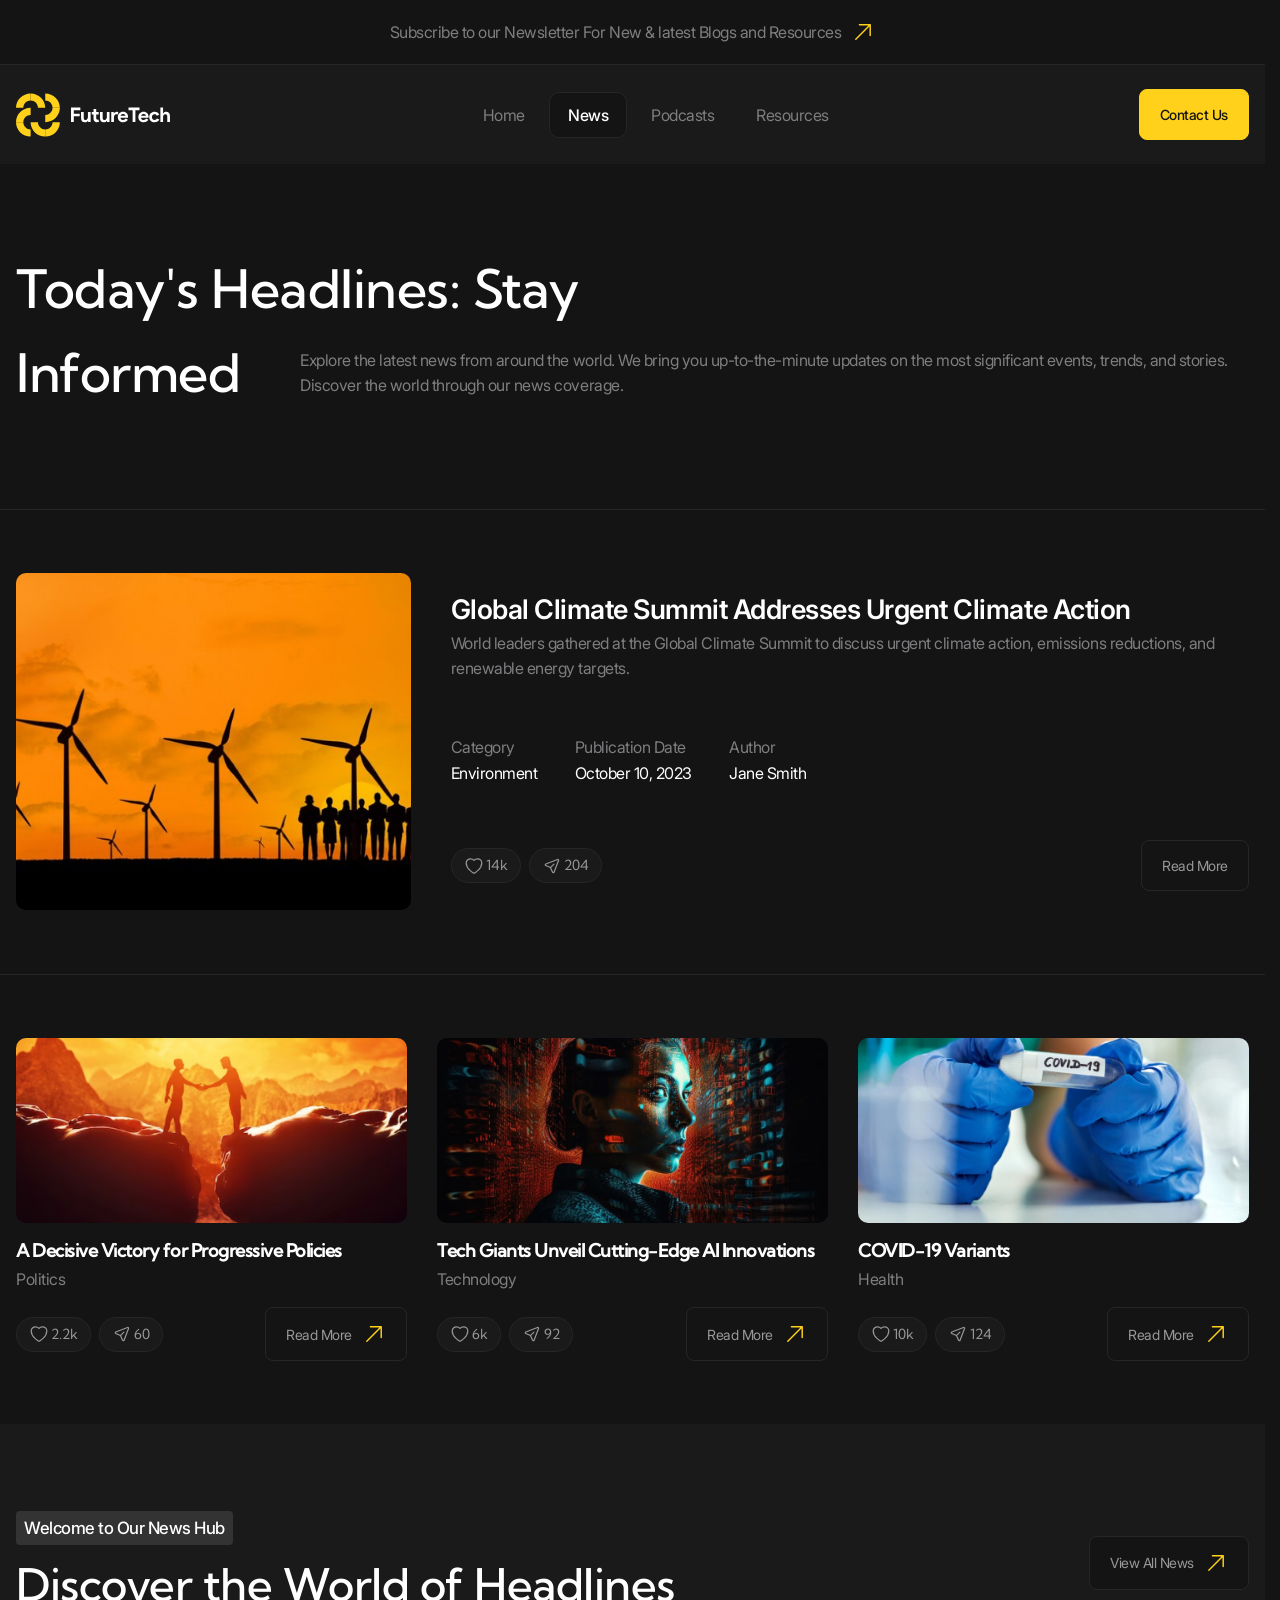
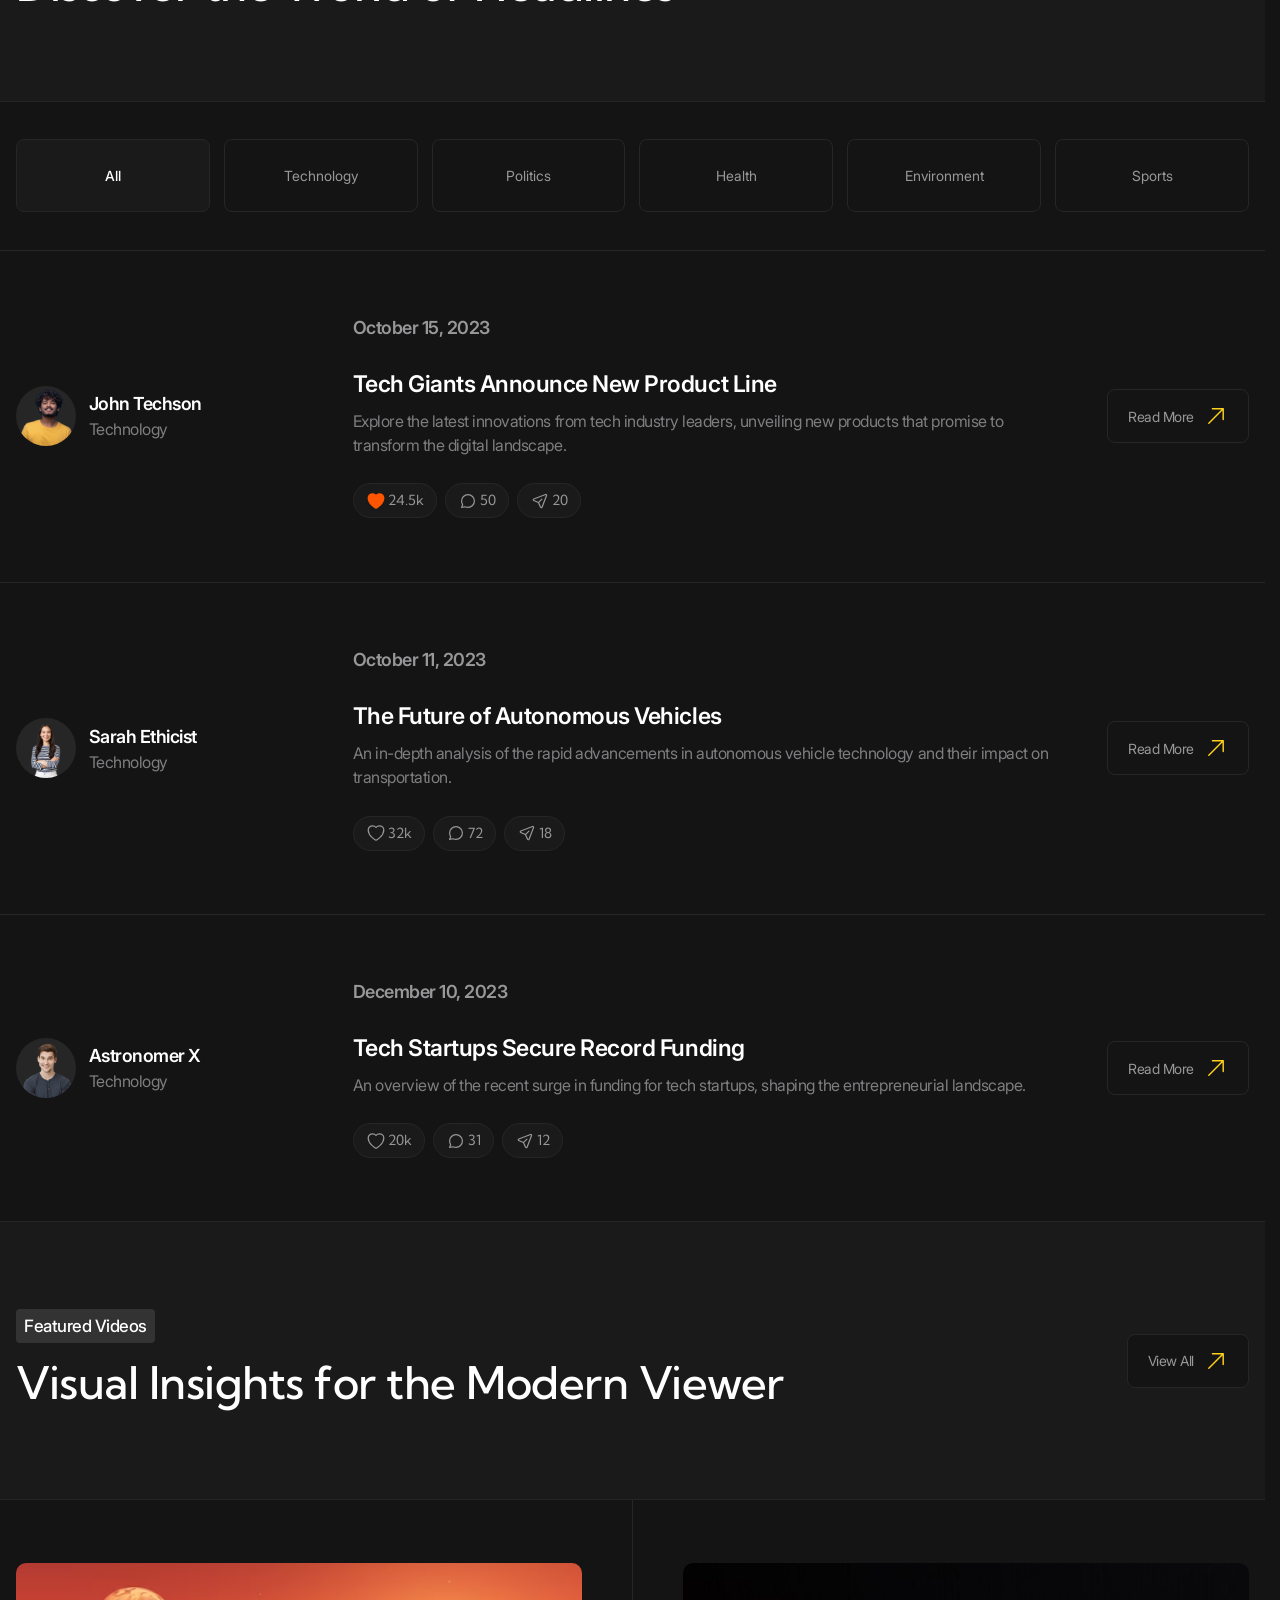
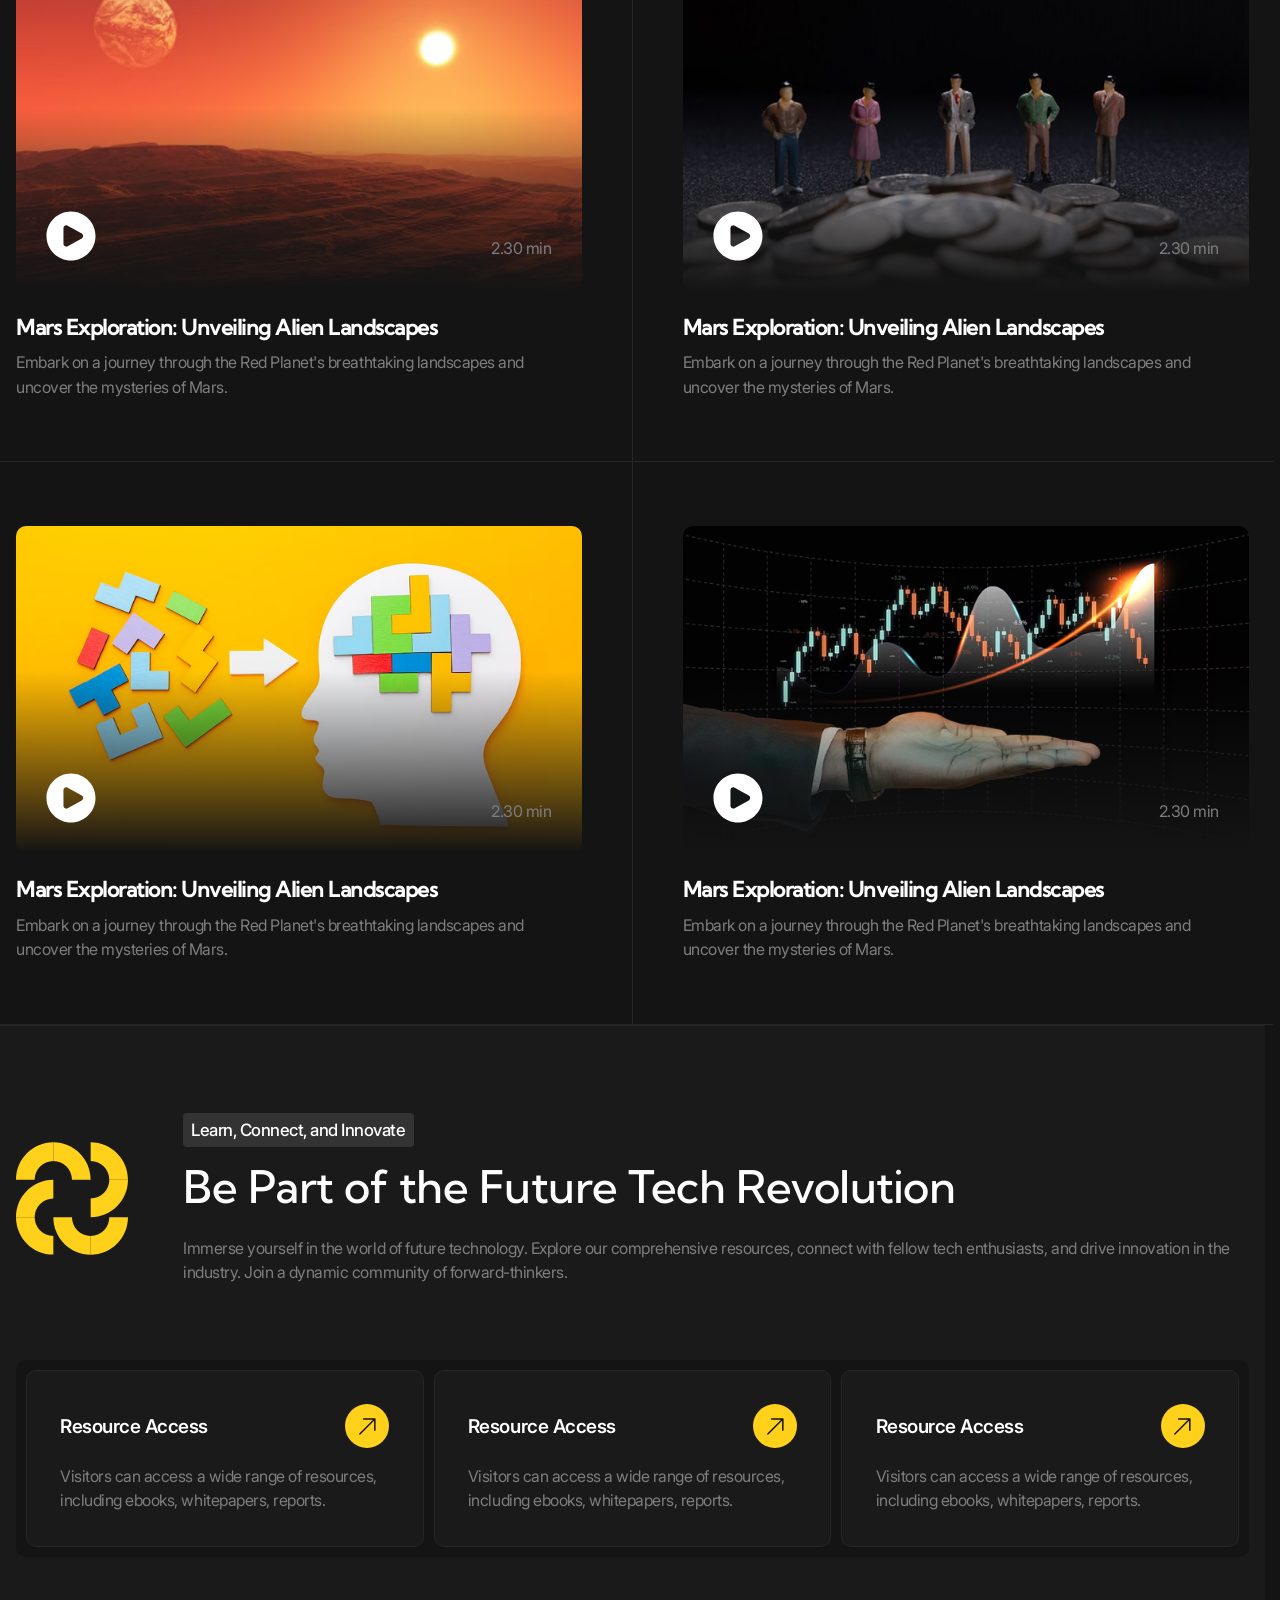
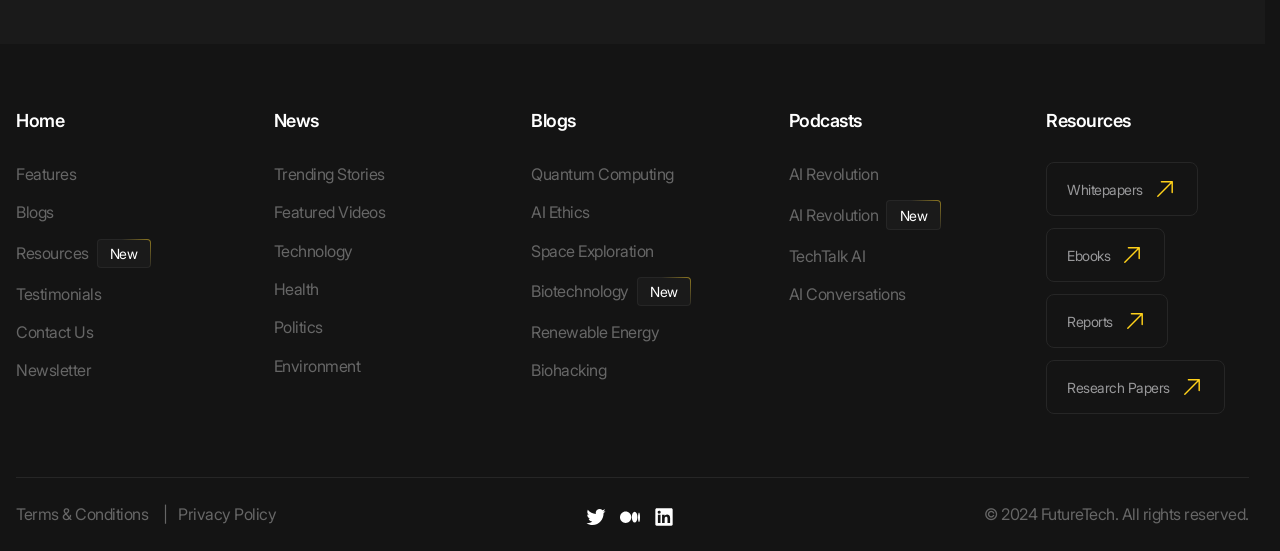
<file: news.html>
<!DOCTYPE html>
<html lang="en">

<head>
    <meta charset="UTF-8">
    <meta name="viewport"
        content="width=device-width, user-scalable=no, initial-scale=1.0, maximum-scale=1.0, minimum-scale=1.0">
    <meta http-equiv="X-UA-Compatible" content="ie=edge">
    <title>Future Tech | News</title>
    <link rel="stylesheet" href="./styles/main.css?v=20260616" />
    <script src="./scripts/main.js?v=20260616" type="module"></script>
</head>

<body>
    <header class="header" data-js-header>
        <div class="header__promo">
            <div class="header__promo-inner container">
                <a class="header__promo-link" href="/" data-magnetic>
                    <span class="icon icon--yellow-arrow">Subscribe to our Newsletter For New & latest Blogs and
                        Resources</span>
                </a>
            </div>
        </div>
        <div class="header__body">
            <div class="header__body-inner container">
                <a class="header__logo logo" href="/" aria-label="Home" title="Home">
                    <img class="logo__image" src="./img/logo.svg" alt="" width="179" height="50" />
                </a>
                <div class="header__overlay" data-js-header-overlay>
                    <nav class="header__menu">
                        <ul class="header__menu-list">
                            <li class="header__menu-item">
                                <a class="header__menu-link" href="./index.html">Home</a>
                            </li>
                            <li class="header__menu-item">
                                <a class="header__menu-link is-active" href="./news.html">News</a>
                            </li>
                            <li class="header__menu-item">
                                <a class="header__menu-link" href="./podcasts.html">Podcasts</a>
                            </li>
                            <li class="header__menu-item">
                                <a class="header__menu-link" href="./resources.html">Resources</a>
                            </li>
                        </ul>
                    </nav>
                    <a class="header__contact-us-link button button--accent" data-magnetic href="./contacts.html">
                        Contact Us
                    </a>
                </div>
                <button class="header__burger-button burger-button visible-mobile" type="button" aria-label="Open menu"
                    title="Open menu" data-js-header-burger-button>
                    <span class="burger-button__line"></span>
                    <span class="burger-button__line"></span>
                    <span class="burger-button__line"></span>
                </button>
            </div>
        </div>
    </header>
    <main>
        <section class="hero-alt" aria-labelledby="news-title">
            <header class="hero-alt__header">
                <div class="hero-alt__header-inner container" data-reveal="default">
                    <h1 class="hero-alt__title" id="news-title">Today's Headlines: Stay <span
                            class="hero-alt__title-hidden-part">Informed</span></h1>
                    <p class="hero-alt__subtitle h1 hidden-mobile" aria-hidden="true">Informed</p>
                    <p class="hero-alt__descr">Explore the latest news from around the world. We bring you
                        up-to-the-minute updates on the most significant events, trends, and stories. Discover the world
                        through our news coverage.</p>
                </div>
            </header>
            <div class="hero-alt__body">
                <ul class="list">
                    <li class="list__item" data-reveal="compact">
                        <article class="news-card container">
                            <img src="./img/news/1.jpg" alt="" width="515" height="427" class="news-card__img"
                                loading="lazy">
                            <div class="news-card__body">
                                <h2 class="news-card__title">Global Climate Summit Addresses Urgent Climate Action</h2>
                                <div class="news-card__descr">
                                    <p>World leaders gathered at the Global Climate Summit to discuss urgent climate
                                        action, emissions reductions, and renewable energy targets.</p>
                                </div>
                            </div>
                            <div class="news-card__summary summary">
                                <dl class="summary__list">
                                    <div class="summary__item">
                                        <dt class="summary__key">Category</dt>
                                        <dd class="summary__value">Environment</dd>
                                    </div>
                                    <div class="summary__item">
                                        <dt class="summary__key">Publication Date</dt>
                                        <dd class="summary__value">
                                            <time datetime="2023-10-10">October 10, 2023 </time>
                                        </dd>
                                    </div>
                                    <div class="summary__item">
                                        <dt class="summary__key">Author</dt>
                                        <dd class="summary__value">Jane Smith</dd>
                                    </div>
                                </dl>
                            </div>
                            <div class="news-card__controls">
                                <div class="news-card__actions blog-actions">
                                    <ul class="blog-actions__list">
                                        <li class="blog-actions__item">
                                            <button class="blog-actions__button" type="button" aria-label="Like"
                                                title="Like">
                                                <span class="blog-actions__icon-wrapper">
                                                    <svg width="24" height="25" viewBox="0 0 24 25" fill="none"
                                                        xmlns="http://www.w3.org/2000/svg">
                                                        <path
                                                            d="M11.645 21.4107L11.6384 21.4071L11.6158 21.3949C11.5965 21.3844 11.5689 21.3693 11.5336 21.3496C11.4629 21.3101 11.3612 21.2524 11.233 21.1769C10.9765 21.0261 10.6132 20.8039 10.1785 20.515C9.31074 19.9381 8.15122 19.0901 6.9886 18.0063C4.68781 15.8615 2.25 12.6751 2.25 8.75C2.25 5.82194 4.7136 3.5 7.6875 3.5C9.43638 3.5 11.0023 4.29909 12 5.5516C12.9977 4.29909 14.5636 3.5 16.3125 3.5C19.2864 3.5 21.75 5.82194 21.75 8.75C21.75 12.6751 19.3122 15.8615 17.0114 18.0063C15.8488 19.0901 14.6893 19.9381 13.8215 20.515C13.3868 20.8039 13.0235 21.0261 12.767 21.1769C12.6388 21.2524 12.5371 21.3101 12.4664 21.3496C12.4311 21.3693 12.4035 21.3844 12.3842 21.3949L12.3616 21.4071L12.355 21.4107L12.3523 21.4121C12.1323 21.5289 11.8677 21.5289 11.6477 21.4121L11.645 21.4107Z"
                                                            stroke="#666666" stroke-width="1.5"
                                                            stroke-linejoin="round" />
                                                    </svg>
                                                </span>
                                                <span>14k</span>
                                            </button>
                                        </li>
                                        <li class="blog-actions__item">
                                            <button class="blog-actions__button" type="button" aria-label="Share"
                                                title="Share">
                                                <span class="blog-actions__icon-wrapper">
                                                    <svg width="24" height="25" viewBox="0 0 24 25" fill="none"
                                                        xmlns="http://www.w3.org/2000/svg">
                                                        <path
                                                            d="M10.0384 14.4616L4.1719 11.7951C3.36454 11.4281 3.39898 10.2697 4.22673 9.95134L18.8999 4.30781C19.7087 3.99675 20.5033 4.79139 20.1922 5.60013L14.5487 20.2733C14.2303 21.1011 13.072 21.1355 12.705 20.3281L10.0384 14.4616ZM10.0384 14.4616L14.4231 10.077"
                                                            stroke="#666666" stroke-width="1.5" stroke-linecap="round"
                                                            stroke-linejoin="round" />
                                                    </svg>
                                                </span>
                                                <span>204</span>
                                            </button>
                                        </li>
                                    </ul>
                                </div>
                                <a href="/" class="news-card__link button">Read More</a>
                            </div>
                        </article>
                    </li>
                    <li class="list__item">
                        <div class="news container">
                            <ul class="news__list">
                                <li class="news__item" data-reveal="compact">
                                    <article class="news-card">
                                        <img src="./img/news/2.jpg" alt="" width="512" height="222"
                                            class="news-card__img" loading="lazy">
                                        <div class="news-card__body">
                                            <h2 class="news-card__title h6">A Decisive Victory for Progressive Policies
                                            </h2>
                                            <div class="news-card__descr">
                                                <p>Politics</p>
                                            </div>
                                        </div>

                                        <div class="news-card__controls">
                                            <div class="news-card__actions blog-actions">
                                                <ul class="blog-actions__list">
                                                    <li class="blog-actions__item">
                                                        <button class="blog-actions__button" type="button"
                                                            aria-label="Like" title="Like">
                                                            <span class="blog-actions__icon-wrapper">
                                                                <svg width="24" height="25" viewBox="0 0 24 25"
                                                                    fill="none" xmlns="http://www.w3.org/2000/svg">
                                                                    <path
                                                                        d="M11.645 21.4107L11.6384 21.4071L11.6158 21.3949C11.5965 21.3844 11.5689 21.3693 11.5336 21.3496C11.4629 21.3101 11.3612 21.2524 11.233 21.1769C10.9765 21.0261 10.6132 20.8039 10.1785 20.515C9.31074 19.9381 8.15122 19.0901 6.9886 18.0063C4.68781 15.8615 2.25 12.6751 2.25 8.75C2.25 5.82194 4.7136 3.5 7.6875 3.5C9.43638 3.5 11.0023 4.29909 12 5.5516C12.9977 4.29909 14.5636 3.5 16.3125 3.5C19.2864 3.5 21.75 5.82194 21.75 8.75C21.75 12.6751 19.3122 15.8615 17.0114 18.0063C15.8488 19.0901 14.6893 19.9381 13.8215 20.515C13.3868 20.8039 13.0235 21.0261 12.767 21.1769C12.6388 21.2524 12.5371 21.3101 12.4664 21.3496C12.4311 21.3693 12.4035 21.3844 12.3842 21.3949L12.3616 21.4071L12.355 21.4107L12.3523 21.4121C12.1323 21.5289 11.8677 21.5289 11.6477 21.4121L11.645 21.4107Z"
                                                                        stroke="#666666" stroke-width="1.5"
                                                                        stroke-linejoin="round" />
                                                                </svg>
                                                            </span>
                                                            <span>2.2k</span>
                                                        </button>
                                                    </li>
                                                    <li class="blog-actions__item">
                                                        <button class="blog-actions__button" type="button"
                                                            aria-label="Share" title="Share">
                                                            <span class="blog-actions__icon-wrapper">
                                                                <svg width="24" height="25" viewBox="0 0 24 25"
                                                                    fill="none" xmlns="http://www.w3.org/2000/svg">
                                                                    <path
                                                                        d="M10.0384 14.4616L4.1719 11.7951C3.36454 11.4281 3.39898 10.2697 4.22673 9.95134L18.8999 4.30781C19.7087 3.99675 20.5033 4.79139 20.1922 5.60013L14.5487 20.2733C14.2303 21.1011 13.072 21.1355 12.705 20.3281L10.0384 14.4616ZM10.0384 14.4616L14.4231 10.077"
                                                                        stroke="#666666" stroke-width="1.5"
                                                                        stroke-linecap="round"
                                                                        stroke-linejoin="round" />
                                                                </svg>
                                                            </span>
                                                            <span>60</span>
                                                        </button>
                                                    </li>
                                                </ul>
                                            </div>
                                            <a href="/" class="news-card__link button">
                                                <div class="icon icon--yellow-arrow">Read More</div>
                                            </a>
                                        </div>
                                    </article>
                                </li>
                                <li class="news__item" data-reveal="compact">
                                    <article class="news-card">
                                        <img src="./img/news/3.jpg" alt="" width="512" height="222"
                                            class="news-card__img" loading="lazy">
                                        <div class="news-card__body">
                                            <h2 class="news-card__title h6">Tech Giants Unveil Cutting-Edge AI
                                                Innovations</h2>
                                            <div class="news-card__descr">
                                                <p>Technology</p>
                                            </div>
                                        </div>

                                        <div class="news-card__controls">
                                            <div class="news-card__actions blog-actions">
                                                <ul class="blog-actions__list">
                                                    <li class="blog-actions__item">
                                                        <button class="blog-actions__button" type="button"
                                                            aria-label="Like" title="Like">
                                                            <span class="blog-actions__icon-wrapper">
                                                                <svg width="24" height="25" viewBox="0 0 24 25"
                                                                    fill="none" xmlns="http://www.w3.org/2000/svg">
                                                                    <path
                                                                        d="M11.645 21.4107L11.6384 21.4071L11.6158 21.3949C11.5965 21.3844 11.5689 21.3693 11.5336 21.3496C11.4629 21.3101 11.3612 21.2524 11.233 21.1769C10.9765 21.0261 10.6132 20.8039 10.1785 20.515C9.31074 19.9381 8.15122 19.0901 6.9886 18.0063C4.68781 15.8615 2.25 12.6751 2.25 8.75C2.25 5.82194 4.7136 3.5 7.6875 3.5C9.43638 3.5 11.0023 4.29909 12 5.5516C12.9977 4.29909 14.5636 3.5 16.3125 3.5C19.2864 3.5 21.75 5.82194 21.75 8.75C21.75 12.6751 19.3122 15.8615 17.0114 18.0063C15.8488 19.0901 14.6893 19.9381 13.8215 20.515C13.3868 20.8039 13.0235 21.0261 12.767 21.1769C12.6388 21.2524 12.5371 21.3101 12.4664 21.3496C12.4311 21.3693 12.4035 21.3844 12.3842 21.3949L12.3616 21.4071L12.355 21.4107L12.3523 21.4121C12.1323 21.5289 11.8677 21.5289 11.6477 21.4121L11.645 21.4107Z"
                                                                        stroke="#666666" stroke-width="1.5"
                                                                        stroke-linejoin="round" />
                                                                </svg>
                                                            </span>
                                                            <span>6k</span>
                                                        </button>
                                                    </li>
                                                    <li class="blog-actions__item">
                                                        <button class="blog-actions__button" type="button"
                                                            aria-label="Share" title="Share">
                                                            <span class="blog-actions__icon-wrapper">
                                                                <svg width="24" height="25" viewBox="0 0 24 25"
                                                                    fill="none" xmlns="http://www.w3.org/2000/svg">
                                                                    <path
                                                                        d="M10.0384 14.4616L4.1719 11.7951C3.36454 11.4281 3.39898 10.2697 4.22673 9.95134L18.8999 4.30781C19.7087 3.99675 20.5033 4.79139 20.1922 5.60013L14.5487 20.2733C14.2303 21.1011 13.072 21.1355 12.705 20.3281L10.0384 14.4616ZM10.0384 14.4616L14.4231 10.077"
                                                                        stroke="#666666" stroke-width="1.5"
                                                                        stroke-linecap="round"
                                                                        stroke-linejoin="round" />
                                                                </svg>
                                                            </span>
                                                            <span>92</span>
                                                        </button>
                                                    </li>
                                                </ul>
                                            </div>
                                            <a href="/" class="news-card__link button">
                                                <div class="icon icon--yellow-arrow">Read More</div>
                                            </a>
                                        </div>
                                    </article>
                                </li>
                                <li class="news__item" data-reveal="compact">
                                    <article class="news-card">
                                        <img src="./img/news/4.jpg" alt="" width="512" height="222"
                                            class="news-card__img" loading="lazy">
                                        <div class="news-card__body">
                                            <h2 class="news-card__title h6">COVID-19 Variants</h2>
                                            <div class="news-card__descr">
                                                <p>Health</p>
                                            </div>
                                        </div>

                                        <div class="news-card__controls">
                                            <div class="news-card__actions blog-actions">
                                                <ul class="blog-actions__list">
                                                    <li class="blog-actions__item">
                                                        <button class="blog-actions__button" type="button"
                                                            aria-label="Like" title="Like">
                                                            <span class="blog-actions__icon-wrapper">
                                                                <svg width="24" height="25" viewBox="0 0 24 25"
                                                                    fill="none" xmlns="http://www.w3.org/2000/svg">
                                                                    <path
                                                                        d="M11.645 21.4107L11.6384 21.4071L11.6158 21.3949C11.5965 21.3844 11.5689 21.3693 11.5336 21.3496C11.4629 21.3101 11.3612 21.2524 11.233 21.1769C10.9765 21.0261 10.6132 20.8039 10.1785 20.515C9.31074 19.9381 8.15122 19.0901 6.9886 18.0063C4.68781 15.8615 2.25 12.6751 2.25 8.75C2.25 5.82194 4.7136 3.5 7.6875 3.5C9.43638 3.5 11.0023 4.29909 12 5.5516C12.9977 4.29909 14.5636 3.5 16.3125 3.5C19.2864 3.5 21.75 5.82194 21.75 8.75C21.75 12.6751 19.3122 15.8615 17.0114 18.0063C15.8488 19.0901 14.6893 19.9381 13.8215 20.515C13.3868 20.8039 13.0235 21.0261 12.767 21.1769C12.6388 21.2524 12.5371 21.3101 12.4664 21.3496C12.4311 21.3693 12.4035 21.3844 12.3842 21.3949L12.3616 21.4071L12.355 21.4107L12.3523 21.4121C12.1323 21.5289 11.8677 21.5289 11.6477 21.4121L11.645 21.4107Z"
                                                                        stroke="#666666" stroke-width="1.5"
                                                                        stroke-linejoin="round" />
                                                                </svg>
                                                            </span>
                                                            <span>10k</span>
                                                        </button>
                                                    </li>
                                                    <li class="blog-actions__item">
                                                        <button class="blog-actions__button" type="button"
                                                            aria-label="Share" title="Share">
                                                            <span class="blog-actions__icon-wrapper">
                                                                <svg width="24" height="25" viewBox="0 0 24 25"
                                                                    fill="none" xmlns="http://www.w3.org/2000/svg">
                                                                    <path
                                                                        d="M10.0384 14.4616L4.1719 11.7951C3.36454 11.4281 3.39898 10.2697 4.22673 9.95134L18.8999 4.30781C19.7087 3.99675 20.5033 4.79139 20.1922 5.60013L14.5487 20.2733C14.2303 21.1011 13.072 21.1355 12.705 20.3281L10.0384 14.4616ZM10.0384 14.4616L14.4231 10.077"
                                                                        stroke="#666666" stroke-width="1.5"
                                                                        stroke-linecap="round"
                                                                        stroke-linejoin="round" />
                                                                </svg>
                                                            </span>
                                                            <span>124</span>
                                                        </button>
                                                    </li>
                                                </ul>
                                            </div>
                                            <a href="/" class="news-card__link button">
                                                <div class="icon icon--yellow-arrow">Read More</div>
                                            </a>
                                        </div>
                                    </article>
                                </li>
                            </ul>
                        </div>
                    </li>
                </ul>
            </div>
        </section>
        <section class="section" aria-labelledby="news-hub-title">
            <header class="section__header">
                <div class="section__header-inner container" data-reveal="default">
                    <div class="section__header-info">
                        <p class="section__subtitle tag">Welcome to Our News Hub</p>
                        <h2 class="section__title" id="news-hub-title">Discover the World of Headlines</h2>
                    </div>
                    <a href="/" class="section__link button" data-magnetic>
                        <span class="icon icon--yellow-arrow">View All News</span>
                    </a>
                </div>
            </header>
            <div class="section__body tabs" data-js-tabs>
                <h3 class="visually-hidden" id="news-category-title">
                    News category
                </h3>
                <header class="tabs__header">
                    <div class="tabs__buttons container" role="tablist" aria-labelledby="news-category-title">
                        <button class="tabs__button is-active" id="news-tab-1" type="button" role="tab"
                            aria-controls="news-tabpanel-1" data-js-tabs-button aria-selected="true">
                            All
                        </button>
                        <button class="tabs__button" id="news-tab-2" type="button" role="tab"
                            aria-controls="news-tabpanel-2" data-js-tabs-button aria-selected="false" tabindex="-1">
                            Technology
                        </button>
                        <button class="tabs__button" id="news-tab-3" type="button" role="tab"
                            aria-controls="news-tabpanel-3" data-js-tabs-button aria-selected="false" tabindex="-1">
                            Politics
                        </button>
                        <button class="tabs__button" id="news-tab-4" type="button" role="tab"
                            aria-controls="news-tabpanel-4" data-js-tabs-button aria-selected="false" tabindex="-1">
                            Health
                        </button>
                        <button class="tabs__button" id="news-tab-5" type="button" role="tab"
                            aria-controls="news-tabpanel-5" data-js-tabs-button aria-selected="false" tabindex="-1">
                            Environment
                        </button>
                        <button class="tabs__button" id="news-tab-6" type="button" role="tab"
                            aria-controls="news-tabpanel-6" data-js-tabs-button aria-selected="false" tabindex="-1">
                            Sports
                        </button>
                    </div>
                </header>
                <div class="tabs__body">
                    <div class="tabs__content is-active" id="news-tabpanel-1" aria-labelledby="news-tab-1" tabindex="0"
                        data-js-tabs-content>
                        <ul class="list">
                            <li class="list__item" data-reveal="compact">
                                <article class="blog-card container">
                                    <div class="blog-card__author person-card">
                                        <img class="person-card__image" src="./img/blog/1.png" alt="" width="80"
                                            height="80" loading="lazy" />
                                        <div class="person-card__body">
                                            <p class="person-card__name">John Techson</p>
                                            <p class="person-card__department">Technology</p>
                                        </div>
                                    </div>
                                    <div class="blog-card__body">
                                        <time class="blog-card__date h6" datetime="2023-10-15">October 15, 2023</time>
                                        <div class="blog-card__info">
                                            <h4 class="blog-card__title">Tech Giants Announce New Product Line</h4>
                                            <div class="blog-card__description">
                                                <p>Explore the latest innovations from tech industry leaders, unveiling
                                                    new products that promise to transform the digital landscape.</p>
                                            </div>
                                        </div>
                                        <div class="blog-card__actions blog-actions">
                                            <ul class="blog-actions__list">
                                                <li class="blog-actions__item">
                                                    <button class="blog-actions__button is-active" type="button"
                                                        aria-label="Like" title="Like">
                                                        <span class="blog-actions__icon-wrapper">
                                                            <svg width="24" height="25" viewBox="0 0 24 25" fill="none"
                                                                xmlns="http://www.w3.org/2000/svg">
                                                                <path
                                                                    d="M11.645 21.4107L11.6384 21.4071L11.6158 21.3949C11.5965 21.3844 11.5689 21.3693 11.5336 21.3496C11.4629 21.3101 11.3612 21.2524 11.233 21.1769C10.9765 21.0261 10.6132 20.8039 10.1785 20.515C9.31074 19.9381 8.15122 19.0901 6.9886 18.0063C4.68781 15.8615 2.25 12.6751 2.25 8.75C2.25 5.82194 4.7136 3.5 7.6875 3.5C9.43638 3.5 11.0023 4.29909 12 5.5516C12.9977 4.29909 14.5636 3.5 16.3125 3.5C19.2864 3.5 21.75 5.82194 21.75 8.75C21.75 12.6751 19.3122 15.8615 17.0114 18.0063C15.8488 19.0901 14.6893 19.9381 13.8215 20.515C13.3868 20.8039 13.0235 21.0261 12.767 21.1769C12.6388 21.2524 12.5371 21.3101 12.4664 21.3496C12.4311 21.3693 12.4035 21.3844 12.3842 21.3949L12.3616 21.4071L12.355 21.4107L12.3523 21.4121C12.1323 21.5289 11.8677 21.5289 11.6477 21.4121L11.645 21.4107Z"
                                                                    stroke="#666666" stroke-width="1.5"
                                                                    stroke-linejoin="round" />
                                                            </svg>
                                                        </span>
                                                        <span>24.5k</span>
                                                    </button>
                                                </li>
                                                <li class="blog-actions__item">
                                                    <button class="blog-actions__button" type="button"
                                                        aria-label="Discuss" title="Discuss">
                                                        <span class="blog-actions__icon-wrapper">
                                                            <svg width="24" height="25" viewBox="0 0 24 25" fill="none"
                                                                xmlns="http://www.w3.org/2000/svg">
                                                                <path
                                                                    d="M8.48581 19.6888C9.54657 20.2083 10.7392 20.5 12 20.5C16.4183 20.5 20 16.9183 20 12.5C20 8.08172 16.4183 4.5 12 4.5C7.58172 4.5 4 8.08172 4 12.5C4 14.1401 4.49356 15.665 5.34026 16.9341M8.48581 19.6888L4 20.5L5.34026 16.9341M8.48581 19.6888L8.49231 19.6877M5.34026 16.9341L5.34154 16.9308"
                                                                    stroke="#666666" stroke-width="1.5"
                                                                    stroke-linecap="round" stroke-linejoin="round" />
                                                            </svg>
                                                        </span>
                                                        <span>50</span>
                                                    </button>
                                                </li>
                                                <li class="blog-actions__item">
                                                    <button class="blog-actions__button" type="button"
                                                        aria-label="Share" title="Share">
                                                        <span class="blog-actions__icon-wrapper">
                                                            <svg width="24" height="25" viewBox="0 0 24 25" fill="none"
                                                                xmlns="http://www.w3.org/2000/svg">
                                                                <path
                                                                    d="M10.0384 14.4616L4.1719 11.7951C3.36454 11.4281 3.39898 10.2697 4.22673 9.95134L18.8999 4.30781C19.7087 3.99675 20.5033 4.79139 20.1922 5.60013L14.5487 20.2733C14.2303 21.1011 13.072 21.1355 12.705 20.3281L10.0384 14.4616ZM10.0384 14.4616L14.4231 10.077"
                                                                    stroke="#666666" stroke-width="1.5"
                                                                    stroke-linecap="round" stroke-linejoin="round" />
                                                            </svg>
                                                        </span>
                                                        <span>20</span>
                                                    </button>
                                                </li>
                                            </ul>
                                        </div>
                                    </div>
                                    <a class="blog-card__link button" href="/" data-magnetic>
                                        <span class="icon icon--yellow-arrow">Read More</span>
                                    </a>
                                </article>
                            </li>
                            <li class="list__item" data-reveal="compact">
                                <article class="blog-card container">
                                    <div class="blog-card__author person-card">
                                        <img class="person-card__image" src="./img/blog/2.png" alt="" width="80"
                                            height="80" loading="lazy" />
                                        <div class="person-card__body">
                                            <p class="person-card__name">Sarah Ethicist</p>
                                            <p class="person-card__department">Technology</p>
                                        </div>
                                    </div>
                                    <div class="blog-card__body">
                                        <time class="blog-card__date h6" datetime="2023-10-11">October 11, 2023</time>
                                        <div class="blog-card__info">
                                            <h4 class="blog-card__title">The Future of Autonomous Vehicles</h4>
                                            <div class="blog-card__description">
                                                <p>An in-depth analysis of the rapid advancements in autonomous vehicle
                                                    technology and their impact on transportation.</p>
                                            </div>
                                        </div>
                                        <div class="blog-card__actions blog-actions">
                                            <ul class="blog-actions__list">
                                                <li class="blog-actions__item">
                                                    <button class="blog-actions__button" type="button" aria-label="Like"
                                                        title="Like">
                                                        <span class="blog-actions__icon-wrapper">
                                                            <svg width="24" height="25" viewBox="0 0 24 25" fill="none"
                                                                xmlns="http://www.w3.org/2000/svg">
                                                                <path
                                                                    d="M11.645 21.4107L11.6384 21.4071L11.6158 21.3949C11.5965 21.3844 11.5689 21.3693 11.5336 21.3496C11.4629 21.3101 11.3612 21.2524 11.233 21.1769C10.9765 21.0261 10.6132 20.8039 10.1785 20.515C9.31074 19.9381 8.15122 19.0901 6.9886 18.0063C4.68781 15.8615 2.25 12.6751 2.25 8.75C2.25 5.82194 4.7136 3.5 7.6875 3.5C9.43638 3.5 11.0023 4.29909 12 5.5516C12.9977 4.29909 14.5636 3.5 16.3125 3.5C19.2864 3.5 21.75 5.82194 21.75 8.75C21.75 12.6751 19.3122 15.8615 17.0114 18.0063C15.8488 19.0901 14.6893 19.9381 13.8215 20.515C13.3868 20.8039 13.0235 21.0261 12.767 21.1769C12.6388 21.2524 12.5371 21.3101 12.4664 21.3496C12.4311 21.3693 12.4035 21.3844 12.3842 21.3949L12.3616 21.4071L12.355 21.4107L12.3523 21.4121C12.1323 21.5289 11.8677 21.5289 11.6477 21.4121L11.645 21.4107Z"
                                                                    stroke="#666666" stroke-width="1.5"
                                                                    stroke-linejoin="round" />
                                                            </svg>
                                                        </span>
                                                        <span>32k</span>
                                                    </button>
                                                </li>
                                                <li class="blog-actions__item">
                                                    <button class="blog-actions__button" type="button"
                                                        aria-label="Discuss" title="Discuss">
                                                        <span class="blog-actions__icon-wrapper">
                                                            <svg width="24" height="25" viewBox="0 0 24 25" fill="none"
                                                                xmlns="http://www.w3.org/2000/svg">
                                                                <path
                                                                    d="M8.48581 19.6888C9.54657 20.2083 10.7392 20.5 12 20.5C16.4183 20.5 20 16.9183 20 12.5C20 8.08172 16.4183 4.5 12 4.5C7.58172 4.5 4 8.08172 4 12.5C4 14.1401 4.49356 15.665 5.34026 16.9341M8.48581 19.6888L4 20.5L5.34026 16.9341M8.48581 19.6888L8.49231 19.6877M5.34026 16.9341L5.34154 16.9308"
                                                                    stroke="#666666" stroke-width="1.5"
                                                                    stroke-linecap="round" stroke-linejoin="round" />
                                                            </svg>
                                                        </span>
                                                        <span>72</span>
                                                    </button>
                                                </li>
                                                <li class="blog-actions__item">
                                                    <button class="blog-actions__button" type="button"
                                                        aria-label="Share" title="Share">
                                                        <span class="blog-actions__icon-wrapper">
                                                            <svg width="24" height="25" viewBox="0 0 24 25" fill="none"
                                                                xmlns="http://www.w3.org/2000/svg">
                                                                <path
                                                                    d="M10.0384 14.4616L4.1719 11.7951C3.36454 11.4281 3.39898 10.2697 4.22673 9.95134L18.8999 4.30781C19.7087 3.99675 20.5033 4.79139 20.1922 5.60013L14.5487 20.2733C14.2303 21.1011 13.072 21.1355 12.705 20.3281L10.0384 14.4616ZM10.0384 14.4616L14.4231 10.077"
                                                                    stroke="#666666" stroke-width="1.5"
                                                                    stroke-linecap="round" stroke-linejoin="round" />
                                                            </svg>
                                                        </span>
                                                        <span>18</span>
                                                    </button>
                                                </li>
                                            </ul>
                                        </div>
                                    </div>
                                    <a class="blog-card__link button" href="/" data-magnetic>
                                        <span class="icon icon--yellow-arrow">Read More</span>
                                    </a>
                                </article>
                            </li>
                            <li class="list__item" data-reveal="compact">
                                <article class="blog-card container">
                                    <div class="blog-card__author person-card">
                                        <img class="person-card__image" src="./img/blog/3.png" alt="" width="80"
                                            height="80" loading="lazy" />
                                        <div class="person-card__body">
                                            <p class="person-card__name">Astronomer X</p>
                                            <p class="person-card__department">Technology</p>
                                        </div>
                                    </div>
                                    <div class="blog-card__body">
                                        <time class="blog-card__date h6" datetime="2023-12-10">December 10, 2023</time>
                                        <div class="blog-card__info">
                                            <h4 class="blog-card__title">Tech Startups Secure Record Funding</h4>
                                            <div class="blog-card__description">
                                                <p>An overview of the recent surge in funding for tech startups, shaping
                                                    the entrepreneurial landscape.</p>
                                            </div>
                                        </div>
                                        <div class="blog-card__actions blog-actions">
                                            <ul class="blog-actions__list">
                                                <li class="blog-actions__item">
                                                    <button class="blog-actions__button" type="button" aria-label="Like"
                                                        title="Like">
                                                        <span class="blog-actions__icon-wrapper">
                                                            <svg width="24" height="25" viewBox="0 0 24 25" fill="none"
                                                                xmlns="http://www.w3.org/2000/svg">
                                                                <path
                                                                    d="M11.645 21.4107L11.6384 21.4071L11.6158 21.3949C11.5965 21.3844 11.5689 21.3693 11.5336 21.3496C11.4629 21.3101 11.3612 21.2524 11.233 21.1769C10.9765 21.0261 10.6132 20.8039 10.1785 20.515C9.31074 19.9381 8.15122 19.0901 6.9886 18.0063C4.68781 15.8615 2.25 12.6751 2.25 8.75C2.25 5.82194 4.7136 3.5 7.6875 3.5C9.43638 3.5 11.0023 4.29909 12 5.5516C12.9977 4.29909 14.5636 3.5 16.3125 3.5C19.2864 3.5 21.75 5.82194 21.75 8.75C21.75 12.6751 19.3122 15.8615 17.0114 18.0063C15.8488 19.0901 14.6893 19.9381 13.8215 20.515C13.3868 20.8039 13.0235 21.0261 12.767 21.1769C12.6388 21.2524 12.5371 21.3101 12.4664 21.3496C12.4311 21.3693 12.4035 21.3844 12.3842 21.3949L12.3616 21.4071L12.355 21.4107L12.3523 21.4121C12.1323 21.5289 11.8677 21.5289 11.6477 21.4121L11.645 21.4107Z"
                                                                    stroke="#666666" stroke-width="1.5"
                                                                    stroke-linejoin="round" />
                                                            </svg>
                                                        </span>
                                                        <span>20k</span>
                                                    </button>
                                                </li>
                                                <li class="blog-actions__item">
                                                    <button class="blog-actions__button" type="button"
                                                        aria-label="Discuss" title="Discuss">
                                                        <span class="blog-actions__icon-wrapper">
                                                            <svg width="24" height="25" viewBox="0 0 24 25" fill="none"
                                                                xmlns="http://www.w3.org/2000/svg">
                                                                <path
                                                                    d="M8.48581 19.6888C9.54657 20.2083 10.7392 20.5 12 20.5C16.4183 20.5 20 16.9183 20 12.5C20 8.08172 16.4183 4.5 12 4.5C7.58172 4.5 4 8.08172 4 12.5C4 14.1401 4.49356 15.665 5.34026 16.9341M8.48581 19.6888L4 20.5L5.34026 16.9341M8.48581 19.6888L8.49231 19.6877M5.34026 16.9341L5.34154 16.9308"
                                                                    stroke="#666666" stroke-width="1.5"
                                                                    stroke-linecap="round" stroke-linejoin="round" />
                                                            </svg>
                                                        </span>
                                                        <span>31</span>
                                                    </button>
                                                </li>
                                                <li class="blog-actions__item">
                                                    <button class="blog-actions__button" type="button"
                                                        aria-label="Share" title="Share">
                                                        <span class="blog-actions__icon-wrapper">
                                                            <svg width="24" height="25" viewBox="0 0 24 25" fill="none"
                                                                xmlns="http://www.w3.org/2000/svg">
                                                                <path
                                                                    d="M10.0384 14.4616L4.1719 11.7951C3.36454 11.4281 3.39898 10.2697 4.22673 9.95134L18.8999 4.30781C19.7087 3.99675 20.5033 4.79139 20.1922 5.60013L14.5487 20.2733C14.2303 21.1011 13.072 21.1355 12.705 20.3281L10.0384 14.4616ZM10.0384 14.4616L14.4231 10.077"
                                                                    stroke="#666666" stroke-width="1.5"
                                                                    stroke-linecap="round" stroke-linejoin="round" />
                                                            </svg>
                                                        </span>
                                                        <span>12</span>
                                                    </button>
                                                </li>
                                            </ul>
                                        </div>
                                    </div>
                                    <a class="blog-card__link button" href="/" data-magnetic>
                                        <span class="icon icon--yellow-arrow">Read More</span>
                                    </a>
                                </article>
                            </li>
                        </ul>
                    </div>
                    <div class="tabs__content" id="news-tabpanel-2" aria-labelledby="news-tab-2" tabindex="0"
                        data-js-tabs-content>
                        <ul class="list">
                            <li class="list__item" data-reveal="compact">
                                <article class="blog-card container">
                                    <div class="blog-card__author person-card">
                                        <img class="person-card__image" src="./img/blog/1.png" alt="" width="80"
                                            height="80" loading="lazy" />
                                        <div class="person-card__body">
                                            <p class="person-card__name">Maya Chen</p>
                                            <p class="person-card__department">Technology</p>
                                        </div>
                                    </div>
                                    <div class="blog-card__body">
                                        <time class="blog-card__date h6" datetime="2024-01-18">January 18, 2024</time>
                                        <div class="blog-card__info">
                                            <h4 class="blog-card__title">AI Chips Push Edge Computing Forward</h4>
                                            <div class="blog-card__description">
                                                <p>New low-power processors are moving real-time intelligence into
                                                    phones, vehicles, factories, and medical devices.</p>
                                            </div>
                                        </div>
                                        <div class="blog-card__actions blog-actions">
                                            <ul class="blog-actions__list">
                                                <li class="blog-actions__item">
                                                    <button class="blog-actions__button is-active" type="button"
                                                        aria-label="Like" title="Like">
                                                        <span class="blog-actions__icon-wrapper">
                                                            <svg width="24" height="25" viewBox="0 0 24 25" fill="none"
                                                                xmlns="http://www.w3.org/2000/svg">
                                                                <path
                                                                    d="M11.645 21.4107L11.6384 21.4071L11.6158 21.3949C11.5965 21.3844 11.5689 21.3693 11.5336 21.3496C11.4629 21.3101 11.3612 21.2524 11.233 21.1769C10.9765 21.0261 10.6132 20.8039 10.1785 20.515C9.31074 19.9381 8.15122 19.0901 6.9886 18.0063C4.68781 15.8615 2.25 12.6751 2.25 8.75C2.25 5.82194 4.7136 3.5 7.6875 3.5C9.43638 3.5 11.0023 4.29909 12 5.5516C12.9977 4.29909 14.5636 3.5 16.3125 3.5C19.2864 3.5 21.75 5.82194 21.75 8.75C21.75 12.6751 19.3122 15.8615 17.0114 18.0063C15.8488 19.0901 14.6893 19.9381 13.8215 20.515C13.3868 20.8039 13.0235 21.0261 12.767 21.1769C12.6388 21.2524 12.5371 21.3101 12.4664 21.3496C12.4311 21.3693 12.4035 21.3844 12.3842 21.3949L12.3616 21.4071L12.355 21.4107L12.3523 21.4121C12.1323 21.5289 11.8677 21.5289 11.6477 21.4121L11.645 21.4107Z"
                                                                    stroke="#666666" stroke-width="1.5"
                                                                    stroke-linejoin="round" />
                                                            </svg>
                                                        </span>
                                                        <span>18.7k</span>
                                                    </button>
                                                </li>
                                                <li class="blog-actions__item">
                                                    <button class="blog-actions__button" type="button"
                                                        aria-label="Discuss" title="Discuss">
                                                        <span class="blog-actions__icon-wrapper">
                                                            <svg width="24" height="25" viewBox="0 0 24 25" fill="none"
                                                                xmlns="http://www.w3.org/2000/svg">
                                                                <path
                                                                    d="M8.48581 19.6888C9.54657 20.2083 10.7392 20.5 12 20.5C16.4183 20.5 20 16.9183 20 12.5C20 8.08172 16.4183 4.5 12 4.5C7.58172 4.5 4 8.08172 4 12.5C4 14.1401 4.49356 15.665 5.34026 16.9341M8.48581 19.6888L4 20.5L5.34026 16.9341M8.48581 19.6888L8.49231 19.6877M5.34026 16.9341L5.34154 16.9308"
                                                                    stroke="#666666" stroke-width="1.5"
                                                                    stroke-linecap="round" stroke-linejoin="round" />
                                                            </svg>
                                                        </span>
                                                        <span>64</span>
                                                    </button>
                                                </li>
                                                <li class="blog-actions__item">
                                                    <button class="blog-actions__button" type="button"
                                                        aria-label="Share" title="Share">
                                                        <span class="blog-actions__icon-wrapper">
                                                            <svg width="24" height="25" viewBox="0 0 24 25" fill="none"
                                                                xmlns="http://www.w3.org/2000/svg">
                                                                <path
                                                                    d="M10.0384 14.4616L4.1719 11.7951C3.36454 11.4281 3.39898 10.2697 4.22673 9.95134L18.8999 4.30781C19.7087 3.99675 20.5033 4.79139 20.1922 5.60013L14.5487 20.2733C14.2303 21.1011 13.072 21.1355 12.705 20.3281L10.0384 14.4616ZM10.0384 14.4616L14.4231 10.077"
                                                                    stroke="#666666" stroke-width="1.5"
                                                                    stroke-linecap="round" stroke-linejoin="round" />
                                                            </svg>
                                                        </span>
                                                        <span>29</span>
                                                    </button>
                                                </li>
                                            </ul>
                                        </div>
                                    </div>
                                    <a class="blog-card__link button" href="/" data-magnetic>
                                        <span class="icon icon--yellow-arrow">Read More</span>
                                    </a>
                                </article>
                            </li>
                            <li class="list__item" data-reveal="compact">
                                <article class="blog-card container">
                                    <div class="blog-card__author person-card">
                                        <img class="person-card__image" src="./img/blog/2.png" alt="" width="80"
                                            height="80" loading="lazy" />
                                        <div class="person-card__body">
                                            <p class="person-card__name">Leo Hart</p>
                                            <p class="person-card__department">Technology</p>
                                        </div>
                                    </div>
                                    <div class="blog-card__body">
                                        <time class="blog-card__date h6" datetime="2024-02-03">February 3, 2024</time>
                                        <div class="blog-card__info">
                                            <h4 class="blog-card__title">Cloud Platforms Race Toward Quantum Services
                                            </h4>
                                            <div class="blog-card__description">
                                                <p>Major providers are bundling experimental quantum tools with familiar
                                                    cloud workflows for research and enterprise teams.</p>
                                            </div>
                                        </div>
                                        <div class="blog-card__actions blog-actions">
                                            <ul class="blog-actions__list">
                                                <li class="blog-actions__item">
                                                    <button class="blog-actions__button" type="button" aria-label="Like"
                                                        title="Like">
                                                        <span class="blog-actions__icon-wrapper">
                                                            <svg width="24" height="25" viewBox="0 0 24 25" fill="none"
                                                                xmlns="http://www.w3.org/2000/svg">
                                                                <path
                                                                    d="M11.645 21.4107L11.6384 21.4071L11.6158 21.3949C11.5965 21.3844 11.5689 21.3693 11.5336 21.3496C11.4629 21.3101 11.3612 21.2524 11.233 21.1769C10.9765 21.0261 10.6132 20.8039 10.1785 20.515C9.31074 19.9381 8.15122 19.0901 6.9886 18.0063C4.68781 15.8615 2.25 12.6751 2.25 8.75C2.25 5.82194 4.7136 3.5 7.6875 3.5C9.43638 3.5 11.0023 4.29909 12 5.5516C12.9977 4.29909 14.5636 3.5 16.3125 3.5C19.2864 3.5 21.75 5.82194 21.75 8.75C21.75 12.6751 19.3122 15.8615 17.0114 18.0063C15.8488 19.0901 14.6893 19.9381 13.8215 20.515C13.3868 20.8039 13.0235 21.0261 12.767 21.1769C12.6388 21.2524 12.5371 21.3101 12.4664 21.3496C12.4311 21.3693 12.4035 21.3844 12.3842 21.3949L12.3616 21.4071L12.355 21.4107L12.3523 21.4121C12.1323 21.5289 11.8677 21.5289 11.6477 21.4121L11.645 21.4107Z"
                                                                    stroke="#666666" stroke-width="1.5"
                                                                    stroke-linejoin="round" />
                                                            </svg>
                                                        </span>
                                                        <span>14.2k</span>
                                                    </button>
                                                </li>
                                                <li class="blog-actions__item">
                                                    <button class="blog-actions__button" type="button"
                                                        aria-label="Discuss" title="Discuss">
                                                        <span class="blog-actions__icon-wrapper">
                                                            <svg width="24" height="25" viewBox="0 0 24 25" fill="none"
                                                                xmlns="http://www.w3.org/2000/svg">
                                                                <path
                                                                    d="M8.48581 19.6888C9.54657 20.2083 10.7392 20.5 12 20.5C16.4183 20.5 20 16.9183 20 12.5C20 8.08172 16.4183 4.5 12 4.5C7.58172 4.5 4 8.08172 4 12.5C4 14.1401 4.49356 15.665 5.34026 16.9341M8.48581 19.6888L4 20.5L5.34026 16.9341M8.48581 19.6888L8.49231 19.6877M5.34026 16.9341L5.34154 16.9308"
                                                                    stroke="#666666" stroke-width="1.5"
                                                                    stroke-linecap="round" stroke-linejoin="round" />
                                                            </svg>
                                                        </span>
                                                        <span>41</span>
                                                    </button>
                                                </li>
                                                <li class="blog-actions__item">
                                                    <button class="blog-actions__button" type="button"
                                                        aria-label="Share" title="Share">
                                                        <span class="blog-actions__icon-wrapper">
                                                            <svg width="24" height="25" viewBox="0 0 24 25" fill="none"
                                                                xmlns="http://www.w3.org/2000/svg">
                                                                <path
                                                                    d="M10.0384 14.4616L4.1719 11.7951C3.36454 11.4281 3.39898 10.2697 4.22673 9.95134L18.8999 4.30781C19.7087 3.99675 20.5033 4.79139 20.1922 5.60013L14.5487 20.2733C14.2303 21.1011 13.072 21.1355 12.705 20.3281L10.0384 14.4616ZM10.0384 14.4616L14.4231 10.077"
                                                                    stroke="#666666" stroke-width="1.5"
                                                                    stroke-linecap="round" stroke-linejoin="round" />
                                                            </svg>
                                                        </span>
                                                        <span>17</span>
                                                    </button>
                                                </li>
                                            </ul>
                                        </div>
                                    </div>
                                    <a class="blog-card__link button" href="/" data-magnetic>
                                        <span class="icon icon--yellow-arrow">Read More</span>
                                    </a>
                                </article>
                            </li>
                        </ul>
                    </div>
                    <div class="tabs__content" id="news-tabpanel-3" aria-labelledby="news-tab-3" tabindex="0"
                        data-js-tabs-content>
                        <ul class="list">
                            <li class="list__item" data-reveal="compact">
                                <article class="blog-card container">
                                    <div class="blog-card__author person-card">
                                        <img class="person-card__image" src="./img/blog/2.png" alt="" width="80"
                                            height="80" loading="lazy" />
                                        <div class="person-card__body">
                                            <p class="person-card__name">Raj Patel</p>
                                            <p class="person-card__department">Politics</p>
                                        </div>
                                    </div>
                                    <div class="blog-card__body">
                                        <time class="blog-card__date h6" datetime="2024-01-22">January 22, 2024</time>
                                        <div class="blog-card__info">
                                            <h4 class="blog-card__title">A Decisive Victory for Progressive Policies
                                            </h4>
                                            <div class="blog-card__description">
                                                <p>Election results signal growing support for healthcare access,
                                                    climate investment, and expanded digital infrastructure.</p>
                                            </div>
                                        </div>
                                        <div class="blog-card__actions blog-actions">
                                            <ul class="blog-actions__list">
                                                <li class="blog-actions__item">
                                                    <button class="blog-actions__button is-active" type="button"
                                                        aria-label="Like" title="Like">
                                                        <span class="blog-actions__icon-wrapper">
                                                            <svg width="24" height="25" viewBox="0 0 24 25" fill="none"
                                                                xmlns="http://www.w3.org/2000/svg">
                                                                <path
                                                                    d="M11.645 21.4107L11.6384 21.4071L11.6158 21.3949C11.5965 21.3844 11.5689 21.3693 11.5336 21.3496C11.4629 21.3101 11.3612 21.2524 11.233 21.1769C10.9765 21.0261 10.6132 20.8039 10.1785 20.515C9.31074 19.9381 8.15122 19.0901 6.9886 18.0063C4.68781 15.8615 2.25 12.6751 2.25 8.75C2.25 5.82194 4.7136 3.5 7.6875 3.5C9.43638 3.5 11.0023 4.29909 12 5.5516C12.9977 4.29909 14.5636 3.5 16.3125 3.5C19.2864 3.5 21.75 5.82194 21.75 8.75C21.75 12.6751 19.3122 15.8615 17.0114 18.0063C15.8488 19.0901 14.6893 19.9381 13.8215 20.515C13.3868 20.8039 13.0235 21.0261 12.767 21.1769C12.6388 21.2524 12.5371 21.3101 12.4664 21.3496C12.4311 21.3693 12.4035 21.3844 12.3842 21.3949L12.3616 21.4071L12.355 21.4107L12.3523 21.4121C12.1323 21.5289 11.8677 21.5289 11.6477 21.4121L11.645 21.4107Z"
                                                                    stroke="#666666" stroke-width="1.5"
                                                                    stroke-linejoin="round" />
                                                            </svg>
                                                        </span>
                                                        <span>21.9k</span>
                                                    </button>
                                                </li>
                                                <li class="blog-actions__item">
                                                    <button class="blog-actions__button" type="button"
                                                        aria-label="Discuss" title="Discuss">
                                                        <span class="blog-actions__icon-wrapper">
                                                            <svg width="24" height="25" viewBox="0 0 24 25" fill="none"
                                                                xmlns="http://www.w3.org/2000/svg">
                                                                <path
                                                                    d="M8.48581 19.6888C9.54657 20.2083 10.7392 20.5 12 20.5C16.4183 20.5 20 16.9183 20 12.5C20 8.08172 16.4183 4.5 12 4.5C7.58172 4.5 4 8.08172 4 12.5C4 14.1401 4.49356 15.665 5.34026 16.9341M8.48581 19.6888L4 20.5L5.34026 16.9341M8.48581 19.6888L8.49231 19.6877M5.34026 16.9341L5.34154 16.9308"
                                                                    stroke="#666666" stroke-width="1.5"
                                                                    stroke-linecap="round" stroke-linejoin="round" />
                                                            </svg>
                                                        </span>
                                                        <span>88</span>
                                                    </button>
                                                </li>
                                                <li class="blog-actions__item">
                                                    <button class="blog-actions__button" type="button"
                                                        aria-label="Share" title="Share">
                                                        <span class="blog-actions__icon-wrapper">
                                                            <svg width="24" height="25" viewBox="0 0 24 25" fill="none"
                                                                xmlns="http://www.w3.org/2000/svg">
                                                                <path
                                                                    d="M10.0384 14.4616L4.1719 11.7951C3.36454 11.4281 3.39898 10.2697 4.22673 9.95134L18.8999 4.30781C19.7087 3.99675 20.5033 4.79139 20.1922 5.60013L14.5487 20.2733C14.2303 21.1011 13.072 21.1355 12.705 20.3281L10.0384 14.4616ZM10.0384 14.4616L14.4231 10.077"
                                                                    stroke="#666666" stroke-width="1.5"
                                                                    stroke-linecap="round" stroke-linejoin="round" />
                                                            </svg>
                                                        </span>
                                                        <span>34</span>
                                                    </button>
                                                </li>
                                            </ul>
                                        </div>
                                    </div>
                                    <a class="blog-card__link button" href="/" data-magnetic>
                                        <span class="icon icon--yellow-arrow">Read More</span>
                                    </a>
                                </article>
                            </li>
                            <li class="list__item" data-reveal="compact">
                                <article class="blog-card container">
                                    <div class="blog-card__author person-card">
                                        <img class="person-card__image" src="./img/blog/3.png" alt="" width="80"
                                            height="80" loading="lazy" />
                                        <div class="person-card__body">
                                            <p class="person-card__name">Nora Patel</p>
                                            <p class="person-card__department">Politics</p>
                                        </div>
                                    </div>
                                    <div class="blog-card__body">
                                        <time class="blog-card__date h6" datetime="2024-02-12">February 12, 2024</time>
                                        <div class="blog-card__info">
                                            <h4 class="blog-card__title">Global Leaders Debate AI Regulation</h4>
                                            <div class="blog-card__description">
                                                <p>Lawmakers are weighing transparency rules, safety audits, and
                                                    cross-border standards for high-impact artificial intelligence
                                                    systems.</p>
                                            </div>
                                        </div>
                                        <div class="blog-card__actions blog-actions">
                                            <ul class="blog-actions__list">
                                                <li class="blog-actions__item">
                                                    <button class="blog-actions__button" type="button" aria-label="Like"
                                                        title="Like">
                                                        <span class="blog-actions__icon-wrapper">
                                                            <svg width="24" height="25" viewBox="0 0 24 25" fill="none"
                                                                xmlns="http://www.w3.org/2000/svg">
                                                                <path
                                                                    d="M11.645 21.4107L11.6384 21.4071L11.6158 21.3949C11.5965 21.3844 11.5689 21.3693 11.5336 21.3496C11.4629 21.3101 11.3612 21.2524 11.233 21.1769C10.9765 21.0261 10.6132 20.8039 10.1785 20.515C9.31074 19.9381 8.15122 19.0901 6.9886 18.0063C4.68781 15.8615 2.25 12.6751 2.25 8.75C2.25 5.82194 4.7136 3.5 7.6875 3.5C9.43638 3.5 11.0023 4.29909 12 5.5516C12.9977 4.29909 14.5636 3.5 16.3125 3.5C19.2864 3.5 21.75 5.82194 21.75 8.75C21.75 12.6751 19.3122 15.8615 17.0114 18.0063C15.8488 19.0901 14.6893 19.9381 13.8215 20.515C13.3868 20.8039 13.0235 21.0261 12.767 21.1769C12.6388 21.2524 12.5371 21.3101 12.4664 21.3496C12.4311 21.3693 12.4035 21.3844 12.3842 21.3949L12.3616 21.4071L12.355 21.4107L12.3523 21.4121C12.1323 21.5289 11.8677 21.5289 11.6477 21.4121L11.645 21.4107Z"
                                                                    stroke="#666666" stroke-width="1.5"
                                                                    stroke-linejoin="round" />
                                                            </svg>
                                                        </span>
                                                        <span>16.4k</span>
                                                    </button>
                                                </li>
                                                <li class="blog-actions__item">
                                                    <button class="blog-actions__button" type="button"
                                                        aria-label="Discuss" title="Discuss">
                                                        <span class="blog-actions__icon-wrapper">
                                                            <svg width="24" height="25" viewBox="0 0 24 25" fill="none"
                                                                xmlns="http://www.w3.org/2000/svg">
                                                                <path
                                                                    d="M8.48581 19.6888C9.54657 20.2083 10.7392 20.5 12 20.5C16.4183 20.5 20 16.9183 20 12.5C20 8.08172 16.4183 4.5 12 4.5C7.58172 4.5 4 8.08172 4 12.5C4 14.1401 4.49356 15.665 5.34026 16.9341M8.48581 19.6888L4 20.5L5.34026 16.9341M8.48581 19.6888L8.49231 19.6877M5.34026 16.9341L5.34154 16.9308"
                                                                    stroke="#666666" stroke-width="1.5"
                                                                    stroke-linecap="round" stroke-linejoin="round" />
                                                            </svg>
                                                        </span>
                                                        <span>53</span>
                                                    </button>
                                                </li>
                                                <li class="blog-actions__item">
                                                    <button class="blog-actions__button" type="button"
                                                        aria-label="Share" title="Share">
                                                        <span class="blog-actions__icon-wrapper">
                                                            <svg width="24" height="25" viewBox="0 0 24 25" fill="none"
                                                                xmlns="http://www.w3.org/2000/svg">
                                                                <path
                                                                    d="M10.0384 14.4616L4.1719 11.7951C3.36454 11.4281 3.39898 10.2697 4.22673 9.95134L18.8999 4.30781C19.7087 3.99675 20.5033 4.79139 20.1922 5.60013L14.5487 20.2733C14.2303 21.1011 13.072 21.1355 12.705 20.3281L10.0384 14.4616ZM10.0384 14.4616L14.4231 10.077"
                                                                    stroke="#666666" stroke-width="1.5"
                                                                    stroke-linecap="round" stroke-linejoin="round" />
                                                            </svg>
                                                        </span>
                                                        <span>22</span>
                                                    </button>
                                                </li>
                                            </ul>
                                        </div>
                                    </div>
                                    <a class="blog-card__link button" href="/" data-magnetic>
                                        <span class="icon icon--yellow-arrow">Read More</span>
                                    </a>
                                </article>
                            </li>
                        </ul>
                    </div>
                    <div class="tabs__content" id="news-tabpanel-4" aria-labelledby="news-tab-4" tabindex="0"
                        data-js-tabs-content>
                        <ul class="list">
                            <li class="list__item" data-reveal="compact">
                                <article class="blog-card container">
                                    <div class="blog-card__author person-card">
                                        <img class="person-card__image" src="./img/blog/3.png" alt="" width="80"
                                            height="80" loading="lazy" />
                                        <div class="person-card__body">
                                            <p class="person-card__name">Emily Adams</p>
                                            <p class="person-card__department">Health</p>
                                        </div>
                                    </div>
                                    <div class="blog-card__body">
                                        <time class="blog-card__date h6" datetime="2024-01-30">January 30, 2024</time>
                                        <div class="blog-card__info">
                                            <h4 class="blog-card__title">COVID-19 Variants Drive New Vaccine Research
                                            </h4>
                                            <div class="blog-card__description">
                                                <p>Scientists are tracking emerging variants while developing updated
                                                    vaccines and broader respiratory protection strategies.</p>
                                            </div>
                                        </div>
                                        <div class="blog-card__actions blog-actions">
                                            <ul class="blog-actions__list">
                                                <li class="blog-actions__item">
                                                    <button class="blog-actions__button is-active" type="button"
                                                        aria-label="Like" title="Like">
                                                        <span class="blog-actions__icon-wrapper">
                                                            <svg width="24" height="25" viewBox="0 0 24 25" fill="none"
                                                                xmlns="http://www.w3.org/2000/svg">
                                                                <path
                                                                    d="M11.645 21.4107L11.6384 21.4071L11.6158 21.3949C11.5965 21.3844 11.5689 21.3693 11.5336 21.3496C11.4629 21.3101 11.3612 21.2524 11.233 21.1769C10.9765 21.0261 10.6132 20.8039 10.1785 20.515C9.31074 19.9381 8.15122 19.0901 6.9886 18.0063C4.68781 15.8615 2.25 12.6751 2.25 8.75C2.25 5.82194 4.7136 3.5 7.6875 3.5C9.43638 3.5 11.0023 4.29909 12 5.5516C12.9977 4.29909 14.5636 3.5 16.3125 3.5C19.2864 3.5 21.75 5.82194 21.75 8.75C21.75 12.6751 19.3122 15.8615 17.0114 18.0063C15.8488 19.0901 14.6893 19.9381 13.8215 20.515C13.3868 20.8039 13.0235 21.0261 12.767 21.1769C12.6388 21.2524 12.5371 21.3101 12.4664 21.3496C12.4311 21.3693 12.4035 21.3844 12.3842 21.3949L12.3616 21.4071L12.355 21.4107L12.3523 21.4121C12.1323 21.5289 11.8677 21.5289 11.6477 21.4121L11.645 21.4107Z"
                                                                    stroke="#666666" stroke-width="1.5"
                                                                    stroke-linejoin="round" />
                                                            </svg>
                                                        </span>
                                                        <span>19.8k</span>
                                                    </button>
                                                </li>
                                                <li class="blog-actions__item">
                                                    <button class="blog-actions__button" type="button"
                                                        aria-label="Discuss" title="Discuss">
                                                        <span class="blog-actions__icon-wrapper">
                                                            <svg width="24" height="25" viewBox="0 0 24 25" fill="none"
                                                                xmlns="http://www.w3.org/2000/svg">
                                                                <path
                                                                    d="M8.48581 19.6888C9.54657 20.2083 10.7392 20.5 12 20.5C16.4183 20.5 20 16.9183 20 12.5C20 8.08172 16.4183 4.5 12 4.5C7.58172 4.5 4 8.08172 4 12.5C4 14.1401 4.49356 15.665 5.34026 16.9341M8.48581 19.6888L4 20.5L5.34026 16.9341M8.48581 19.6888L8.49231 19.6877M5.34026 16.9341L5.34154 16.9308"
                                                                    stroke="#666666" stroke-width="1.5"
                                                                    stroke-linecap="round" stroke-linejoin="round" />
                                                            </svg>
                                                        </span>
                                                        <span>47</span>
                                                    </button>
                                                </li>
                                                <li class="blog-actions__item">
                                                    <button class="blog-actions__button" type="button"
                                                        aria-label="Share" title="Share">
                                                        <span class="blog-actions__icon-wrapper">
                                                            <svg width="24" height="25" viewBox="0 0 24 25" fill="none"
                                                                xmlns="http://www.w3.org/2000/svg">
                                                                <path
                                                                    d="M10.0384 14.4616L4.1719 11.7951C3.36454 11.4281 3.39898 10.2697 4.22673 9.95134L18.8999 4.30781C19.7087 3.99675 20.5033 4.79139 20.1922 5.60013L14.5487 20.2733C14.2303 21.1011 13.072 21.1355 12.705 20.3281L10.0384 14.4616ZM10.0384 14.4616L14.4231 10.077"
                                                                    stroke="#666666" stroke-width="1.5"
                                                                    stroke-linecap="round" stroke-linejoin="round" />
                                                            </svg>
                                                        </span>
                                                        <span>25</span>
                                                    </button>
                                                </li>
                                            </ul>
                                        </div>
                                    </div>
                                    <a class="blog-card__link button" href="/" data-magnetic>
                                        <span class="icon icon--yellow-arrow">Read More</span>
                                    </a>
                                </article>
                            </li>
                            <li class="list__item" data-reveal="compact">
                                <article class="blog-card container">
                                    <div class="blog-card__author person-card">
                                        <img class="person-card__image" src="./img/blog/1.png" alt="" width="80"
                                            height="80" loading="lazy" />
                                        <div class="person-card__body">
                                            <p class="person-card__name">Dr. Lina Brooks</p>
                                            <p class="person-card__department">Health</p>
                                        </div>
                                    </div>
                                    <div class="blog-card__body">
                                        <time class="blog-card__date h6" datetime="2024-02-19">February 19, 2024</time>
                                        <div class="blog-card__info">
                                            <h4 class="blog-card__title">Hospitals Expand AI-Assisted Diagnostics</h4>
                                            <div class="blog-card__description">
                                                <p>Clinical teams are testing decision-support systems that can flag
                                                    imaging patterns and prioritize urgent patient reviews.</p>
                                            </div>
                                        </div>
                                        <div class="blog-card__actions blog-actions">
                                            <ul class="blog-actions__list">
                                                <li class="blog-actions__item">
                                                    <button class="blog-actions__button" type="button" aria-label="Like"
                                                        title="Like">
                                                        <span class="blog-actions__icon-wrapper">
                                                            <svg width="24" height="25" viewBox="0 0 24 25" fill="none"
                                                                xmlns="http://www.w3.org/2000/svg">
                                                                <path
                                                                    d="M11.645 21.4107L11.6384 21.4071L11.6158 21.3949C11.5965 21.3844 11.5689 21.3693 11.5336 21.3496C11.4629 21.3101 11.3612 21.2524 11.233 21.1769C10.9765 21.0261 10.6132 20.8039 10.1785 20.515C9.31074 19.9381 8.15122 19.0901 6.9886 18.0063C4.68781 15.8615 2.25 12.6751 2.25 8.75C2.25 5.82194 4.7136 3.5 7.6875 3.5C9.43638 3.5 11.0023 4.29909 12 5.5516C12.9977 4.29909 14.5636 3.5 16.3125 3.5C19.2864 3.5 21.75 5.82194 21.75 8.75C21.75 12.6751 19.3122 15.8615 17.0114 18.0063C15.8488 19.0901 14.6893 19.9381 13.8215 20.515C13.3868 20.8039 13.0235 21.0261 12.767 21.1769C12.6388 21.2524 12.5371 21.3101 12.4664 21.3496C12.4311 21.3693 12.4035 21.3844 12.3842 21.3949L12.3616 21.4071L12.355 21.4107L12.3523 21.4121C12.1323 21.5289 11.8677 21.5289 11.6477 21.4121L11.645 21.4107Z"
                                                                    stroke="#666666" stroke-width="1.5"
                                                                    stroke-linejoin="round" />
                                                            </svg>
                                                        </span>
                                                        <span>13.6k</span>
                                                    </button>
                                                </li>
                                                <li class="blog-actions__item">
                                                    <button class="blog-actions__button" type="button"
                                                        aria-label="Discuss" title="Discuss">
                                                        <span class="blog-actions__icon-wrapper">
                                                            <svg width="24" height="25" viewBox="0 0 24 25" fill="none"
                                                                xmlns="http://www.w3.org/2000/svg">
                                                                <path
                                                                    d="M8.48581 19.6888C9.54657 20.2083 10.7392 20.5 12 20.5C16.4183 20.5 20 16.9183 20 12.5C20 8.08172 16.4183 4.5 12 4.5C7.58172 4.5 4 8.08172 4 12.5C4 14.1401 4.49356 15.665 5.34026 16.9341M8.48581 19.6888L4 20.5L5.34026 16.9341M8.48581 19.6888L8.49231 19.6877M5.34026 16.9341L5.34154 16.9308"
                                                                    stroke="#666666" stroke-width="1.5"
                                                                    stroke-linecap="round" stroke-linejoin="round" />
                                                            </svg>
                                                        </span>
                                                        <span>36</span>
                                                    </button>
                                                </li>
                                                <li class="blog-actions__item">
                                                    <button class="blog-actions__button" type="button"
                                                        aria-label="Share" title="Share">
                                                        <span class="blog-actions__icon-wrapper">
                                                            <svg width="24" height="25" viewBox="0 0 24 25" fill="none"
                                                                xmlns="http://www.w3.org/2000/svg">
                                                                <path
                                                                    d="M10.0384 14.4616L4.1719 11.7951C3.36454 11.4281 3.39898 10.2697 4.22673 9.95134L18.8999 4.30781C19.7087 3.99675 20.5033 4.79139 20.1922 5.60013L14.5487 20.2733C14.2303 21.1011 13.072 21.1355 12.705 20.3281L10.0384 14.4616ZM10.0384 14.4616L14.4231 10.077"
                                                                    stroke="#666666" stroke-width="1.5"
                                                                    stroke-linecap="round" stroke-linejoin="round" />
                                                            </svg>
                                                        </span>
                                                        <span>14</span>
                                                    </button>
                                                </li>
                                            </ul>
                                        </div>
                                    </div>
                                    <a class="blog-card__link button" href="/" data-magnetic>
                                        <span class="icon icon--yellow-arrow">Read More</span>
                                    </a>
                                </article>
                            </li>
                        </ul>
                    </div>
                    <div class="tabs__content" id="news-tabpanel-5" aria-labelledby="news-tab-5" tabindex="0"
                        data-js-tabs-content>
                        <ul class="list">
                            <li class="list__item" data-reveal="compact">
                                <article class="blog-card container">
                                    <div class="blog-card__author person-card">
                                        <img class="person-card__image" src="./img/blog/1.png" alt="" width="80"
                                            height="80" loading="lazy" />
                                        <div class="person-card__body">
                                            <p class="person-card__name">Amara Green</p>
                                            <p class="person-card__department">Environment</p>
                                        </div>
                                    </div>
                                    <div class="blog-card__body">
                                        <time class="blog-card__date h6" datetime="2024-02-07">February 7, 2024</time>
                                        <div class="blog-card__info">
                                            <h4 class="blog-card__title">Global Climate Summit Sets New Energy Targets
                                            </h4>
                                            <div class="blog-card__description">
                                                <p>World leaders agreed on stronger emissions goals, faster renewable
                                                    deployment, and new financing for climate resilience.</p>
                                            </div>
                                        </div>
                                        <div class="blog-card__actions blog-actions">
                                            <ul class="blog-actions__list">
                                                <li class="blog-actions__item">
                                                    <button class="blog-actions__button is-active" type="button"
                                                        aria-label="Like" title="Like">
                                                        <span class="blog-actions__icon-wrapper">
                                                            <svg width="24" height="25" viewBox="0 0 24 25" fill="none"
                                                                xmlns="http://www.w3.org/2000/svg">
                                                                <path
                                                                    d="M11.645 21.4107L11.6384 21.4071L11.6158 21.3949C11.5965 21.3844 11.5689 21.3693 11.5336 21.3496C11.4629 21.3101 11.3612 21.2524 11.233 21.1769C10.9765 21.0261 10.6132 20.8039 10.1785 20.515C9.31074 19.9381 8.15122 19.0901 6.9886 18.0063C4.68781 15.8615 2.25 12.6751 2.25 8.75C2.25 5.82194 4.7136 3.5 7.6875 3.5C9.43638 3.5 11.0023 4.29909 12 5.5516C12.9977 4.29909 14.5636 3.5 16.3125 3.5C19.2864 3.5 21.75 5.82194 21.75 8.75C21.75 12.6751 19.3122 15.8615 17.0114 18.0063C15.8488 19.0901 14.6893 19.9381 13.8215 20.515C13.3868 20.8039 13.0235 21.0261 12.767 21.1769C12.6388 21.2524 12.5371 21.3101 12.4664 21.3496C12.4311 21.3693 12.4035 21.3844 12.3842 21.3949L12.3616 21.4071L12.355 21.4107L12.3523 21.4121C12.1323 21.5289 11.8677 21.5289 11.6477 21.4121L11.645 21.4107Z"
                                                                    stroke="#666666" stroke-width="1.5"
                                                                    stroke-linejoin="round" />
                                                            </svg>
                                                        </span>
                                                        <span>22.3k</span>
                                                    </button>
                                                </li>
                                                <li class="blog-actions__item">
                                                    <button class="blog-actions__button" type="button"
                                                        aria-label="Discuss" title="Discuss">
                                                        <span class="blog-actions__icon-wrapper">
                                                            <svg width="24" height="25" viewBox="0 0 24 25" fill="none"
                                                                xmlns="http://www.w3.org/2000/svg">
                                                                <path
                                                                    d="M8.48581 19.6888C9.54657 20.2083 10.7392 20.5 12 20.5C16.4183 20.5 20 16.9183 20 12.5C20 8.08172 16.4183 4.5 12 4.5C7.58172 4.5 4 8.08172 4 12.5C4 14.1401 4.49356 15.665 5.34026 16.9341M8.48581 19.6888L4 20.5L5.34026 16.9341M8.48581 19.6888L8.49231 19.6877M5.34026 16.9341L5.34154 16.9308"
                                                                    stroke="#666666" stroke-width="1.5"
                                                                    stroke-linecap="round" stroke-linejoin="round" />
                                                            </svg>
                                                        </span>
                                                        <span>71</span>
                                                    </button>
                                                </li>
                                                <li class="blog-actions__item">
                                                    <button class="blog-actions__button" type="button"
                                                        aria-label="Share" title="Share">
                                                        <span class="blog-actions__icon-wrapper">
                                                            <svg width="24" height="25" viewBox="0 0 24 25" fill="none"
                                                                xmlns="http://www.w3.org/2000/svg">
                                                                <path
                                                                    d="M10.0384 14.4616L4.1719 11.7951C3.36454 11.4281 3.39898 10.2697 4.22673 9.95134L18.8999 4.30781C19.7087 3.99675 20.5033 4.79139 20.1922 5.60013L14.5487 20.2733C14.2303 21.1011 13.072 21.1355 12.705 20.3281L10.0384 14.4616ZM10.0384 14.4616L14.4231 10.077"
                                                                    stroke="#666666" stroke-width="1.5"
                                                                    stroke-linecap="round" stroke-linejoin="round" />
                                                            </svg>
                                                        </span>
                                                        <span>38</span>
                                                    </button>
                                                </li>
                                            </ul>
                                        </div>
                                    </div>
                                    <a class="blog-card__link button" href="/" data-magnetic>
                                        <span class="icon icon--yellow-arrow">Read More</span>
                                    </a>
                                </article>
                            </li>
                            <li class="list__item" data-reveal="compact">
                                <article class="blog-card container">
                                    <div class="blog-card__author person-card">
                                        <img class="person-card__image" src="./img/blog/2.png" alt="" width="80"
                                            height="80" loading="lazy" />
                                        <div class="person-card__body">
                                            <p class="person-card__name">Kai Morgan</p>
                                            <p class="person-card__department">Environment</p>
                                        </div>
                                    </div>
                                    <div class="blog-card__body">
                                        <time class="blog-card__date h6" datetime="2024-02-26">February 26, 2024</time>
                                        <div class="blog-card__info">
                                            <h4 class="blog-card__title">Cities Turn to Smart Grids for Cleaner Power
                                            </h4>
                                            <div class="blog-card__description">
                                                <p>Urban energy planners are using storage, sensors, and demand response
                                                    to balance renewable generation across peak hours.</p>
                                            </div>
                                        </div>
                                        <div class="blog-card__actions blog-actions">
                                            <ul class="blog-actions__list">
                                                <li class="blog-actions__item">
                                                    <button class="blog-actions__button" type="button" aria-label="Like"
                                                        title="Like">
                                                        <span class="blog-actions__icon-wrapper">
                                                            <svg width="24" height="25" viewBox="0 0 24 25" fill="none"
                                                                xmlns="http://www.w3.org/2000/svg">
                                                                <path
                                                                    d="M11.645 21.4107L11.6384 21.4071L11.6158 21.3949C11.5965 21.3844 11.5689 21.3693 11.5336 21.3496C11.4629 21.3101 11.3612 21.2524 11.233 21.1769C10.9765 21.0261 10.6132 20.8039 10.1785 20.515C9.31074 19.9381 8.15122 19.0901 6.9886 18.0063C4.68781 15.8615 2.25 12.6751 2.25 8.75C2.25 5.82194 4.7136 3.5 7.6875 3.5C9.43638 3.5 11.0023 4.29909 12 5.5516C12.9977 4.29909 14.5636 3.5 16.3125 3.5C19.2864 3.5 21.75 5.82194 21.75 8.75C21.75 12.6751 19.3122 15.8615 17.0114 18.0063C15.8488 19.0901 14.6893 19.9381 13.8215 20.515C13.3868 20.8039 13.0235 21.0261 12.767 21.1769C12.6388 21.2524 12.5371 21.3101 12.4664 21.3496C12.4311 21.3693 12.4035 21.3844 12.3842 21.3949L12.3616 21.4071L12.355 21.4107L12.3523 21.4121C12.1323 21.5289 11.8677 21.5289 11.6477 21.4121L11.645 21.4107Z"
                                                                    stroke="#666666" stroke-width="1.5"
                                                                    stroke-linejoin="round" />
                                                            </svg>
                                                        </span>
                                                        <span>15.1k</span>
                                                    </button>
                                                </li>
                                                <li class="blog-actions__item">
                                                    <button class="blog-actions__button" type="button"
                                                        aria-label="Discuss" title="Discuss">
                                                        <span class="blog-actions__icon-wrapper">
                                                            <svg width="24" height="25" viewBox="0 0 24 25" fill="none"
                                                                xmlns="http://www.w3.org/2000/svg">
                                                                <path
                                                                    d="M8.48581 19.6888C9.54657 20.2083 10.7392 20.5 12 20.5C16.4183 20.5 20 16.9183 20 12.5C20 8.08172 16.4183 4.5 12 4.5C7.58172 4.5 4 8.08172 4 12.5C4 14.1401 4.49356 15.665 5.34026 16.9341M8.48581 19.6888L4 20.5L5.34026 16.9341M8.48581 19.6888L8.49231 19.6877M5.34026 16.9341L5.34154 16.9308"
                                                                    stroke="#666666" stroke-width="1.5"
                                                                    stroke-linecap="round" stroke-linejoin="round" />
                                                            </svg>
                                                        </span>
                                                        <span>44</span>
                                                    </button>
                                                </li>
                                                <li class="blog-actions__item">
                                                    <button class="blog-actions__button" type="button"
                                                        aria-label="Share" title="Share">
                                                        <span class="blog-actions__icon-wrapper">
                                                            <svg width="24" height="25" viewBox="0 0 24 25" fill="none"
                                                                xmlns="http://www.w3.org/2000/svg">
                                                                <path
                                                                    d="M10.0384 14.4616L4.1719 11.7951C3.36454 11.4281 3.39898 10.2697 4.22673 9.95134L18.8999 4.30781C19.7087 3.99675 20.5033 4.79139 20.1922 5.60013L14.5487 20.2733C14.2303 21.1011 13.072 21.1355 12.705 20.3281L10.0384 14.4616ZM10.0384 14.4616L14.4231 10.077"
                                                                    stroke="#666666" stroke-width="1.5"
                                                                    stroke-linecap="round" stroke-linejoin="round" />
                                                            </svg>
                                                        </span>
                                                        <span>19</span>
                                                    </button>
                                                </li>
                                            </ul>
                                        </div>
                                    </div>
                                    <a class="blog-card__link button" href="/" data-magnetic>
                                        <span class="icon icon--yellow-arrow">Read More</span>
                                    </a>
                                </article>
                            </li>
                        </ul>
                    </div>
                    <div class="tabs__content" id="news-tabpanel-6" aria-labelledby="news-tab-6" tabindex="0"
                        data-js-tabs-content>
                        <ul class="list">
                            <li class="list__item" data-reveal="compact">
                                <article class="blog-card container">
                                    <div class="blog-card__author person-card">
                                        <img class="person-card__image" src="./img/blog/3.png" alt="" width="80"
                                            height="80" loading="lazy" />
                                        <div class="person-card__body">
                                            <p class="person-card__name">Diego Lopez</p>
                                            <p class="person-card__department">Sports</p>
                                        </div>
                                    </div>
                                    <div class="blog-card__body">
                                        <time class="blog-card__date h6" datetime="2024-02-14">February 14, 2024</time>
                                        <div class="blog-card__info">
                                            <h4 class="blog-card__title">Wearable Sensors Redefine Athlete Training</h4>
                                            <div class="blog-card__description">
                                                <p>Teams are combining biometric data, recovery metrics, and motion
                                                    tracking to reduce injuries and improve performance.</p>
                                            </div>
                                        </div>
                                        <div class="blog-card__actions blog-actions">
                                            <ul class="blog-actions__list">
                                                <li class="blog-actions__item">
                                                    <button class="blog-actions__button is-active" type="button"
                                                        aria-label="Like" title="Like">
                                                        <span class="blog-actions__icon-wrapper">
                                                            <svg width="24" height="25" viewBox="0 0 24 25" fill="none"
                                                                xmlns="http://www.w3.org/2000/svg">
                                                                <path
                                                                    d="M11.645 21.4107L11.6384 21.4071L11.6158 21.3949C11.5965 21.3844 11.5689 21.3693 11.5336 21.3496C11.4629 21.3101 11.3612 21.2524 11.233 21.1769C10.9765 21.0261 10.6132 20.8039 10.1785 20.515C9.31074 19.9381 8.15122 19.0901 6.9886 18.0063C4.68781 15.8615 2.25 12.6751 2.25 8.75C2.25 5.82194 4.7136 3.5 7.6875 3.5C9.43638 3.5 11.0023 4.29909 12 5.5516C12.9977 4.29909 14.5636 3.5 16.3125 3.5C19.2864 3.5 21.75 5.82194 21.75 8.75C21.75 12.6751 19.3122 15.8615 17.0114 18.0063C15.8488 19.0901 14.6893 19.9381 13.8215 20.515C13.3868 20.8039 13.0235 21.0261 12.767 21.1769C12.6388 21.2524 12.5371 21.3101 12.4664 21.3496C12.4311 21.3693 12.4035 21.3844 12.3842 21.3949L12.3616 21.4071L12.355 21.4107L12.3523 21.4121C12.1323 21.5289 11.8677 21.5289 11.6477 21.4121L11.645 21.4107Z"
                                                                    stroke="#666666" stroke-width="1.5"
                                                                    stroke-linejoin="round" />
                                                            </svg>
                                                        </span>
                                                        <span>24.1k</span>
                                                    </button>
                                                </li>
                                                <li class="blog-actions__item">
                                                    <button class="blog-actions__button" type="button"
                                                        aria-label="Discuss" title="Discuss">
                                                        <span class="blog-actions__icon-wrapper">
                                                            <svg width="24" height="25" viewBox="0 0 24 25" fill="none"
                                                                xmlns="http://www.w3.org/2000/svg">
                                                                <path
                                                                    d="M8.48581 19.6888C9.54657 20.2083 10.7392 20.5 12 20.5C16.4183 20.5 20 16.9183 20 12.5C20 8.08172 16.4183 4.5 12 4.5C7.58172 4.5 4 8.08172 4 12.5C4 14.1401 4.49356 15.665 5.34026 16.9341M8.48581 19.6888L4 20.5L5.34026 16.9341M8.48581 19.6888L8.49231 19.6877M5.34026 16.9341L5.34154 16.9308"
                                                                    stroke="#666666" stroke-width="1.5"
                                                                    stroke-linecap="round" stroke-linejoin="round" />
                                                            </svg>
                                                        </span>
                                                        <span>79</span>
                                                    </button>
                                                </li>
                                                <li class="blog-actions__item">
                                                    <button class="blog-actions__button" type="button"
                                                        aria-label="Share" title="Share">
                                                        <span class="blog-actions__icon-wrapper">
                                                            <svg width="24" height="25" viewBox="0 0 24 25" fill="none"
                                                                xmlns="http://www.w3.org/2000/svg">
                                                                <path
                                                                    d="M10.0384 14.4616L4.1719 11.7951C3.36454 11.4281 3.39898 10.2697 4.22673 9.95134L18.8999 4.30781C19.7087 3.99675 20.5033 4.79139 20.1922 5.60013L14.5487 20.2733C14.2303 21.1011 13.072 21.1355 12.705 20.3281L10.0384 14.4616ZM10.0384 14.4616L14.4231 10.077"
                                                                    stroke="#666666" stroke-width="1.5"
                                                                    stroke-linecap="round" stroke-linejoin="round" />
                                                            </svg>
                                                        </span>
                                                        <span>42</span>
                                                    </button>
                                                </li>
                                            </ul>
                                        </div>
                                    </div>
                                    <a class="blog-card__link button" href="/" data-magnetic>
                                        <span class="icon icon--yellow-arrow">Read More</span>
                                    </a>
                                </article>
                            </li>
                            <li class="list__item" data-reveal="compact">
                                <article class="blog-card container">
                                    <div class="blog-card__author person-card">
                                        <img class="person-card__image" src="./img/blog/1.png" alt="" width="80"
                                            height="80" loading="lazy" />
                                        <div class="person-card__body">
                                            <p class="person-card__name">Alan Jackson</p>
                                            <p class="person-card__department">Sports</p>
                                        </div>
                                    </div>
                                    <div class="blog-card__body">
                                        <time class="blog-card__date h6" datetime="2024-03-01">March 1, 2024</time>
                                        <div class="blog-card__info">
                                            <h4 class="blog-card__title">Stadiums Upgrade Fan Experiences with 5G</h4>
                                            <div class="blog-card__description">
                                                <p>Connected venues are rolling out faster replays, real-time
                                                    navigation, and personalized services for live sports crowds.</p>
                                            </div>
                                        </div>
                                        <div class="blog-card__actions blog-actions">
                                            <ul class="blog-actions__list">
                                                <li class="blog-actions__item">
                                                    <button class="blog-actions__button" type="button" aria-label="Like"
                                                        title="Like">
                                                        <span class="blog-actions__icon-wrapper">
                                                            <svg width="24" height="25" viewBox="0 0 24 25" fill="none"
                                                                xmlns="http://www.w3.org/2000/svg">
                                                                <path
                                                                    d="M11.645 21.4107L11.6384 21.4071L11.6158 21.3949C11.5965 21.3844 11.5689 21.3693 11.5336 21.3496C11.4629 21.3101 11.3612 21.2524 11.233 21.1769C10.9765 21.0261 10.6132 20.8039 10.1785 20.515C9.31074 19.9381 8.15122 19.0901 6.9886 18.0063C4.68781 15.8615 2.25 12.6751 2.25 8.75C2.25 5.82194 4.7136 3.5 7.6875 3.5C9.43638 3.5 11.0023 4.29909 12 5.5516C12.9977 4.29909 14.5636 3.5 16.3125 3.5C19.2864 3.5 21.75 5.82194 21.75 8.75C21.75 12.6751 19.3122 15.8615 17.0114 18.0063C15.8488 19.0901 14.6893 19.9381 13.8215 20.515C13.3868 20.8039 13.0235 21.0261 12.767 21.1769C12.6388 21.2524 12.5371 21.3101 12.4664 21.3496C12.4311 21.3693 12.4035 21.3844 12.3842 21.3949L12.3616 21.4071L12.355 21.4107L12.3523 21.4121C12.1323 21.5289 11.8677 21.5289 11.6477 21.4121L11.645 21.4107Z"
                                                                    stroke="#666666" stroke-width="1.5"
                                                                    stroke-linejoin="round" />
                                                            </svg>
                                                        </span>
                                                        <span>17.5k</span>
                                                    </button>
                                                </li>
                                                <li class="blog-actions__item">
                                                    <button class="blog-actions__button" type="button"
                                                        aria-label="Discuss" title="Discuss">
                                                        <span class="blog-actions__icon-wrapper">
                                                            <svg width="24" height="25" viewBox="0 0 24 25" fill="none"
                                                                xmlns="http://www.w3.org/2000/svg">
                                                                <path
                                                                    d="M8.48581 19.6888C9.54657 20.2083 10.7392 20.5 12 20.5C16.4183 20.5 20 16.9183 20 12.5C20 8.08172 16.4183 4.5 12 4.5C7.58172 4.5 4 8.08172 4 12.5C4 14.1401 4.49356 15.665 5.34026 16.9341M8.48581 19.6888L4 20.5L5.34026 16.9341M8.48581 19.6888L8.49231 19.6877M5.34026 16.9341L5.34154 16.9308"
                                                                    stroke="#666666" stroke-width="1.5"
                                                                    stroke-linecap="round" stroke-linejoin="round" />
                                                            </svg>
                                                        </span>
                                                        <span>58</span>
                                                    </button>
                                                </li>
                                                <li class="blog-actions__item">
                                                    <button class="blog-actions__button" type="button"
                                                        aria-label="Share" title="Share">
                                                        <span class="blog-actions__icon-wrapper">
                                                            <svg width="24" height="25" viewBox="0 0 24 25" fill="none"
                                                                xmlns="http://www.w3.org/2000/svg">
                                                                <path
                                                                    d="M10.0384 14.4616L4.1719 11.7951C3.36454 11.4281 3.39898 10.2697 4.22673 9.95134L18.8999 4.30781C19.7087 3.99675 20.5033 4.79139 20.1922 5.60013L14.5487 20.2733C14.2303 21.1011 13.072 21.1355 12.705 20.3281L10.0384 14.4616ZM10.0384 14.4616L14.4231 10.077"
                                                                    stroke="#666666" stroke-width="1.5"
                                                                    stroke-linecap="round" stroke-linejoin="round" />
                                                            </svg>
                                                        </span>
                                                        <span>27</span>
                                                    </button>
                                                </li>
                                            </ul>
                                        </div>
                                    </div>
                                    <a class="blog-card__link button" href="/" data-magnetic>
                                        <span class="icon icon--yellow-arrow">Read More</span>
                                    </a>
                                </article>
                            </li>
                        </ul>
                    </div>
                </div>
            </div>
        </section>
        <section class="section" aria-labelledby="videos-title">
            <header class="section__header">
                <div class="section__header-inner container" data-reveal="default">
                    <div class="section__header-info">
                        <p class="section__subtitle tag">Featured Videos</p>
                        <h2 class="section__title" id="videos-title">Visual Insights for the Modern Viewer</h2>
                    </div>
                    <a href="./news.html" class="section__link button" data-magnetic>
                        <span class="icon icon--yellow-arrow">View All</span>
                    </a>
                </div>
            </header>
            <div class="section__body">
                <ul class="bordered-grid bordered-grid--2-cols container">
                    <li class="bordered-grid__item" data-reveal="compact">
                        <div class="video-card">
                            <div class="video-card__player video-player" data-js-video-player>
                                <video src="./videos/example.mp4" width="718" height="412" class="video-player__video"
                                    poster="./img/videos/poster-1.jpg" data-js-video-player-video></video>
                                <div class="video-player__panel is-active" data-js-video-player-panel>
                                    <button class="video-player__play-button" type="button" aria-label="Play video"
                                        title="Play video" data-js-video-player-play-button>
                                        <svg width="58" height="58" viewBox="0 0 58 58" fill="none"
                                            xmlns="http://www.w3.org/2000/svg">
                                            <path fill-rule="evenodd" clip-rule="evenodd"
                                                d="M0.5625 29C0.5625 13.2944 13.2944 0.5625 29 0.5625C44.7056 0.5625 57.4375 13.2944 57.4375 29C57.4375 44.7056 44.7056 57.4375 29 57.4375C13.2944 57.4375 0.5625 44.7056 0.5625 29ZM41.4663 26.1318C43.7167 27.382 43.7167 30.6183 41.4663 31.8685L25.1248 40.9471C22.9377 42.1621 20.25 40.5807 20.25 38.0788V19.9215C20.25 17.4196 22.9377 15.8381 25.1248 17.0531L41.4663 26.1318Z"
                                                fill="white" />
                                        </svg>
                                    </button>
                                    <div class="video-player__duration">2.30 min</div>
                                </div>
                            </div>
                            <div class="video-card__body">
                                <div class="video-card__body">
                                    <h3 class="video-card__title h5">Mars Exploration: Unveiling Alien Landscapes</h3>
                                    <div class="video-card__description">
                                        <p>Embark on a journey through the Red Planet's breathtaking landscapes and
                                            uncover the mysteries of Mars.</p>
                                    </div>
                                </div>
                            </div>
                        </div>
                    </li>
                    <li class="bordered-grid__item" data-reveal="compact">
                        <div class="video-card">
                            <div class="video-card__player video-player" data-js-video-player>
                                <video src="./videos/example.mp4" width="718" height="412" class="video-player__video"
                                    poster="./img/videos/poster-2.jpg" data-js-video-player-video></video>
                                <div class="video-player__panel is-active" data-js-video-player-panel>
                                    <button class="video-player__play-button" type="button" aria-label="Play video"
                                        title="Play video" data-js-video-player-play-button>
                                        <svg width="58" height="58" viewBox="0 0 58 58" fill="none"
                                            xmlns="http://www.w3.org/2000/svg">
                                            <path fill-rule="evenodd" clip-rule="evenodd"
                                                d="M0.5625 29C0.5625 13.2944 13.2944 0.5625 29 0.5625C44.7056 0.5625 57.4375 13.2944 57.4375 29C57.4375 44.7056 44.7056 57.4375 29 57.4375C13.2944 57.4375 0.5625 44.7056 0.5625 29ZM41.4663 26.1318C43.7167 27.382 43.7167 30.6183 41.4663 31.8685L25.1248 40.9471C22.9377 42.1621 20.25 40.5807 20.25 38.0788V19.9215C20.25 17.4196 22.9377 15.8381 25.1248 17.0531L41.4663 26.1318Z"
                                                fill="white" />
                                        </svg>
                                    </button>
                                    <div class="video-player__duration">2.30 min</div>
                                </div>
                            </div>
                            <div class="video-card__body">
                                <div class="video-card__body">
                                    <h3 class="video-card__title h5">Mars Exploration: Unveiling Alien Landscapes</h3>
                                    <div class="video-card__description">
                                        <p>Embark on a journey through the Red Planet's breathtaking landscapes and
                                            uncover the mysteries of Mars.</p>
                                    </div>
                                </div>
                            </div>
                        </div>
                    </li>
                    <li class="bordered-grid__item" data-reveal="compact">
                        <div class="video-card">
                            <div class="video-card__player video-player" data-js-video-player>
                                <video src="./videos/example.mp4" width="718" height="412" class="video-player__video"
                                    poster="./img/videos/poster-3.jpg" data-js-video-player-video></video>
                                <div class="video-player__panel is-active" data-js-video-player-panel>
                                    <button class="video-player__play-button" type="button" aria-label="Play video"
                                        title="Play video" data-js-video-player-play-button>
                                        <svg width="58" height="58" viewBox="0 0 58 58" fill="none"
                                            xmlns="http://www.w3.org/2000/svg">
                                            <path fill-rule="evenodd" clip-rule="evenodd"
                                                d="M0.5625 29C0.5625 13.2944 13.2944 0.5625 29 0.5625C44.7056 0.5625 57.4375 13.2944 57.4375 29C57.4375 44.7056 44.7056 57.4375 29 57.4375C13.2944 57.4375 0.5625 44.7056 0.5625 29ZM41.4663 26.1318C43.7167 27.382 43.7167 30.6183 41.4663 31.8685L25.1248 40.9471C22.9377 42.1621 20.25 40.5807 20.25 38.0788V19.9215C20.25 17.4196 22.9377 15.8381 25.1248 17.0531L41.4663 26.1318Z"
                                                fill="white" />
                                        </svg>
                                    </button>
                                    <div class="video-player__duration">2.30 min</div>
                                </div>
                            </div>
                            <div class="video-card__body">
                                <div class="video-card__body">
                                    <h3 class="video-card__title h5">Mars Exploration: Unveiling Alien Landscapes</h3>
                                    <div class="video-card__description">
                                        <p>Embark on a journey through the Red Planet's breathtaking landscapes and
                                            uncover the mysteries of Mars.</p>
                                    </div>
                                </div>
                            </div>
                        </div>
                    </li>
                    <li class="bordered-grid__item" data-reveal="compact">
                        <div class="video-card">
                            <div class="video-card__player video-player" data-js-video-player>
                                <video src="./videos/example.mp4" width="718" height="412" class="video-player__video"
                                    poster="./img/videos/poster-4.jpg" data-js-video-player-video></video>
                                <div class="video-player__panel is-active" data-js-video-player-panel>
                                    <button class="video-player__play-button" type="button" aria-label="Play video"
                                        title="Play video" data-js-video-player-play-button>
                                        <svg width="58" height="58" viewBox="0 0 58 58" fill="none"
                                            xmlns="http://www.w3.org/2000/svg">
                                            <path fill-rule="evenodd" clip-rule="evenodd"
                                                d="M0.5625 29C0.5625 13.2944 13.2944 0.5625 29 0.5625C44.7056 0.5625 57.4375 13.2944 57.4375 29C57.4375 44.7056 44.7056 57.4375 29 57.4375C13.2944 57.4375 0.5625 44.7056 0.5625 29ZM41.4663 26.1318C43.7167 27.382 43.7167 30.6183 41.4663 31.8685L25.1248 40.9471C22.9377 42.1621 20.25 40.5807 20.25 38.0788V19.9215C20.25 17.4196 22.9377 15.8381 25.1248 17.0531L41.4663 26.1318Z"
                                                fill="white" />
                                        </svg>
                                    </button>
                                    <div class="video-player__duration">2.30 min</div>
                                </div>
                            </div>
                            <div class="video-card__body">
                                <div class="video-card__body">
                                    <h3 class="video-card__title h5">Mars Exploration: Unveiling Alien Landscapes</h3>
                                    <div class="video-card__description">
                                        <p>Embark on a journey through the Red Planet's breathtaking landscapes and
                                            uncover the mysteries of Mars.</p>
                                    </div>
                                </div>
                            </div>
                        </div>
                    </li>
                </ul>
            </div>
        </section>
        <section class="about" aria-labelledby="about-title">
            <div class="about__inner container">
                <header class="about__header" data-reveal="default">
                    <img class="about__icon" src="./img/about/icon.svg" alt="" width="150" height="150"
                        loading="lazy" />
                    <div class="about__info">
                        <p class="about__subtitle tag">Learn, Connect, and Innovate</p>
                        <h2 class="about__title" id="about-title">Be Part of the Future Tech Revolution</h2>
                    </div>
                    <div class="about__description">
                        <p>Immerse yourself in the world of future technology. Explore our comprehensive resources,
                            connect with fellow tech enthusiasts, and drive innovation in the industry. Join a dynamic
                            community of forward-thinkers.</p>
                    </div>
                </header>
                <ul class="about__list">
                    <li class="about__item" data-reveal="compact">
                        <a class="about-card tile" href="/">
                            <h3 class="about-card__title circle-icon">Resource Access</h3>
                            <div class="about-card__description">
                                <p>Visitors can access a wide range of resources, including ebooks, whitepapers,
                                    reports.</p>
                            </div>
                        </a>
                    </li>
                    <li class="about__item" data-reveal="compact">
                        <a class="about-card tile" href="/">
                            <h3 class="about-card__title circle-icon">Resource Access</h3>
                            <div class="about-card__description">
                                <p>Visitors can access a wide range of resources, including ebooks, whitepapers,
                                    reports.</p>
                            </div>
                        </a>
                    </li>
                    <li class="about__item" data-reveal="compact">
                        <a class="about-card tile" href="/">
                            <h3 class="about-card__title circle-icon">Resource Access</h3>
                            <div class="about-card__description">
                                <p>Visitors can access a wide range of resources, including ebooks, whitepapers,
                                    reports.</p>
                            </div>
                        </a>
                    </li>
                </ul>
            </div>
        </section>
    </main>
    <footer class="footer">
        <div class="footer__inner container">
            <div class="footer__body">
                <nav class="footer__menu">
                    <div class="footer__menu-column">
                        <a class="footer__menu-main-link h6" href="/">Home</a>
                        <ul class="footer__menu-list">
                            <li class="footer__menu-item">
                                <a class="footer__menu-link" href="/">Features</a>
                            </li>
                            <li class="footer__menu-item">
                                <a class="footer__menu-link" href="/">Blogs</a>
                            </li>
                            <li class="footer__menu-item">
                                <a class="footer__menu-link" href="/">Resources</a>
                                <span class="badge">New</span>
                            </li>
                            <li class="footer__menu-item">
                                <a class="footer__menu-link" href="/">Testimonials</a>
                            </li>
                            <li class="footer__menu-item">
                                <a class="footer__menu-link" href="/">Contact Us</a>
                            </li>
                            <li class="footer__menu-item">
                                <a class="footer__menu-link" href="/">Newsletter</a>
                            </li>
                        </ul>
                    </div>
                    <div class="footer__menu-column">
                        <a class="footer__menu-main-link h6" href="/">News</a>
                        <ul class="footer__menu-list">
                            <li class="footer__menu-item">
                                <a class="footer__menu-link" href="/">Trending Stories</a>
                            </li>
                            <li class="footer__menu-item">
                                <a class="footer__menu-link" href="/">Featured Videos</a>
                            </li>
                            <li class="footer__menu-item">
                                <a class="footer__menu-link" href="/">Technology</a>
                            </li>
                            <li class="footer__menu-item">
                                <a class="footer__menu-link" href="/">Health</a>
                            </li>
                            <li class="footer__menu-item">
                                <a class="footer__menu-link" href="/">Politics</a>
                            </li>
                            <li class="footer__menu-item">
                                <a class="footer__menu-link" href="/">Environment</a>
                            </li>
                        </ul>
                    </div>
                    <div class="footer__menu-column">
                        <a class="footer__menu-main-link h6" href="/">Blogs</a>
                        <ul class="footer__menu-list">
                            <li class="footer__menu-item">
                                <a class="footer__menu-link" href="/">Quantum Computing</a>
                            </li>
                            <li class="footer__menu-item">
                                <a class="footer__menu-link" href="/">AI Ethics</a>
                            </li>
                            <li class="footer__menu-item">
                                <a class="footer__menu-link" href="/">Space Exploration</a>
                            </li>
                            <li class="footer__menu-item">
                                <a class="footer__menu-link" href="/">Biotechnology</a>
                                <span class="badge">New</span>
                            </li>
                            <li class="footer__menu-item">
                                <a class="footer__menu-link" href="/">Renewable Energy</a>
                            </li>
                            <li class="footer__menu-item">
                                <a class="footer__menu-link" href="/">Biohacking</a>
                            </li>
                        </ul>
                    </div>
                    <div class="footer__menu-column">
                        <a class="footer__menu-main-link h6" href="/">Podcasts</a>
                        <ul class="footer__menu-list">
                            <li class="footer__menu-item">
                                <a class="footer__menu-link" href="/">AI Revolution</a>
                            </li>
                            <li class="footer__menu-item">
                                <a class="footer__menu-link" href="/">AI Revolution</a>
                                <span class="badge">New</span>
                            </li>
                            <li class="footer__menu-item">
                                <a class="footer__menu-link" href="/">TechTalk AI</a>
                            </li>
                            <li class="footer__menu-item">
                                <a class="footer__menu-link" href="/">AI Conversations</a>
                            </li>
                        </ul>
                    </div>
                    <div class="footer__menu-column">
                        <a class="footer__menu-main-link h6" href="/">Resources</a>
                        <ul class="footer__menu-list">
                            <li class="footer__menu-item">
                                <a class="footer__menu-link button" href="/">
                                    <span class="icon icon--yellow-arrow">Whitepapers</span>
                                </a>
                            </li>
                            <li class="footer__menu-item">
                                <a class="footer__menu-link button" href="/">
                                    <span class="icon icon--yellow-arrow">Ebooks</span>
                                </a>
                            </li>
                            <li class="footer__menu-item">
                                <a class="footer__menu-link button" href="/">
                                    <span class="icon icon--yellow-arrow">Reports</span>
                                </a>
                            </li>
                            <li class="footer__menu-item">
                                <a class="footer__menu-link button" href="/">
                                    <span class="icon icon--yellow-arrow">Research Papers</span>
                                </a>
                            </li>
                        </ul>
                    </div>
                </nav>
            </div>
            <div class="footer__extra">
                <div class="footer__extra-menu">
                    <ul class="footer__extra-menu-list">
                        <li class="footer__extra-menu-item">
                            <a class="footer__extra-menu-link" href="/">Terms & Conditions</a>
                        </li>
                        <li class="footer__extra-menu-item">
                            <a class="footer__extra-menu-link" href="/">Privacy Policy</a>
                        </li>
                    </ul>
                </div>
                <div class="footer__soc1als soc1als">
                    <ul class="soc1als__list">
                        <li class="soc1als__item">
                            <a class="soc1als__link" href="/" target="_blank" aria-label="Twitter" title="Twitter">
                                <svg width="24" height="24" viewBox="0 0 24 24" fill="none"
                                    xmlns="http://www.w3.org/2000/svg">
                                    <path
                                        d="M21.0571 7.18114C21.0664 7.39235 21.0664 7.59395 21.0664 7.80515C21.0756 14.2084 16.3712 21.6004 7.76793 21.6004C5.23048 21.6004 2.73933 20.842 0.600098 19.4212C0.970528 19.4692 1.34096 19.4884 1.71139 19.4884C3.81358 19.4884 5.86021 18.7588 7.51789 17.4052C5.51756 17.3668 3.75802 16.0132 3.14681 14.0356C3.85063 14.1796 4.57296 14.1508 5.25826 13.9492C3.08198 13.5076 1.51691 11.5204 1.50765 9.20675C1.50765 9.18755 1.50765 9.16835 1.50765 9.14915C2.15591 9.52355 2.88751 9.73475 3.62837 9.75395C1.58174 8.33315 0.942746 5.50114 2.18369 3.28353C4.5637 6.31714 8.06427 8.15075 11.8241 8.35235C11.4445 6.67234 11.9631 4.90594 13.1762 3.71553C15.0561 1.88193 18.0196 1.97793 19.7977 3.92673C20.8441 3.71553 21.8535 3.31233 22.7704 2.74593C22.4185 3.86913 21.6869 4.81954 20.7145 5.42434C21.6406 5.30914 22.5481 5.04994 23.4001 4.66594C22.7704 5.64514 21.9739 6.48994 21.0571 7.18114Z"
                                        fill="white" />
                                </svg>
                            </a>
                        </li>
                        <li class="soc1als__item">
                            <a class="soc1als__link" href="/" target="_blank" aria-label="Medium" title="Medium">
                                <svg width="24" height="24" viewBox="0 0 24 24" fill="none"
                                    xmlns="http://www.w3.org/2000/svg">
                                    <path
                                        d="M13.5374 12.2281C13.5374 15.9988 10.5069 19.0556 6.76883 19.0556C3.03073 19.0556 0 15.9981 0 12.2281C0 8.45806 3.0305 5.40039 6.76883 5.40039C10.5072 5.40039 13.5374 8.45737 13.5374 12.2281Z"
                                        fill="white" />
                                    <path
                                        d="M20.9627 12.2285C20.9627 15.7778 19.4474 18.6563 17.5783 18.6563C15.7091 18.6563 14.1938 15.7778 14.1938 12.2285C14.1938 8.67922 15.7089 5.80078 17.578 5.80078C19.4472 5.80078 20.9625 8.67829 20.9625 12.2285"
                                        fill="white" />
                                    <path
                                        d="M24 12.228C24 15.4073 23.4672 17.9862 22.8097 17.9862C22.1522 17.9862 21.6196 15.408 21.6196 12.228C21.6196 9.04797 22.1525 6.46973 22.8097 6.46973C23.467 6.46973 24 9.04774 24 12.228Z"
                                        fill="white" />
                                </svg>
                            </a>
                        </li>
                        <li class="soc1als__item">
                            <a class="soc1als__link" href="/" target="_blank" aria-label="LinkedIn" title="LinkedIn">
                                <svg width="24" height="24" viewBox="0 0 24 24" fill="none"
                                    xmlns="http://www.w3.org/2000/svg">
                                    <path
                                        d="M20.8647 1.59961H3.13554C2.72832 1.59961 2.33777 1.76138 2.04982 2.04933C1.76187 2.33728 1.6001 2.72783 1.6001 3.13505V20.8642C1.6001 21.2714 1.76187 21.6619 2.04982 21.9499C2.33777 22.2378 2.72832 22.3996 3.13554 22.3996H20.8647C21.2719 22.3996 21.6624 22.2378 21.9504 21.9499C22.2383 21.6619 22.4001 21.2714 22.4001 20.8642V3.13505C22.4001 2.72783 22.2383 2.33728 21.9504 2.04933C21.6624 1.76138 21.2719 1.59961 20.8647 1.59961ZM7.79965 19.3186H4.67243V9.38516H7.79965V19.3186ZM6.23388 8.00861C5.87915 8.00661 5.53296 7.89958 5.239 7.70102C4.94504 7.50246 4.71649 7.22127 4.58219 6.89294C4.44789 6.56461 4.41386 6.20386 4.48439 5.8562C4.55492 5.50855 4.72686 5.18958 4.9785 4.93955C5.23014 4.68952 5.5502 4.51964 5.8983 4.45134C6.2464 4.38304 6.60693 4.41939 6.93439 4.5558C7.26185 4.6922 7.54156 4.92255 7.73823 5.21778C7.9349 5.51301 8.03971 5.85988 8.03943 6.21461C8.04278 6.45211 7.99827 6.68784 7.90857 6.90777C7.81887 7.1277 7.68582 7.32732 7.51733 7.49473C7.34884 7.66215 7.14837 7.79392 6.92787 7.88221C6.70736 7.97049 6.47134 8.01348 6.23388 8.00861ZM19.3263 19.3273H16.2005V13.9005C16.2005 12.3001 15.5202 11.8061 14.642 11.8061C13.7147 11.8061 12.8047 12.5052 12.8047 13.9409V19.3273H9.67743V9.39239H12.6848V10.7689H12.7252C13.0271 10.1579 14.0844 9.11361 15.6979 9.11361C17.4428 9.11361 19.3278 10.1493 19.3278 13.1826L19.3263 19.3273Z"
                                        fill="white" />
                                </svg>
                            </a>
                        </li>
                    </ul>
                </div>
                <p class="footer__copyright">© <time datetime="2024">2024</time> FutureTech. All rights reserved.</p>
            </div>
        </div>
    </footer>
</body>

</html>
</file>
<file: styles/main.css>
@charset "UTF-8";
/**
  Нормализация блочной модели
 */
*,
::before,
::after {
  box-sizing: border-box;
}

/**
  Убираем внутренние отступы слева тегам списков,
  у которых есть атрибут class
 */
:where(ul, ol):where([class]) {
  padding-left: 0;
}

/**
  Убираем внешние отступы body и двум другим тегам,
  у которых есть атрибут class
 */
body,
:where(blockquote, figure, fieldset):where([class]) {
  margin: 0;
}

/**
  Убираем внешние отступы вертикали нужным тегам,
  у которых есть атрибут class
 */
:where(h1,
h2,
h3,
h4,
h5,
h6,
p,
ul,
ol,
dl):where([class]) {
  margin-block: 0;
}

:where(dd[class]) {
  margin-left: 0;
}

:where(fieldset[class]) {
  padding: 0;
  border: none;
}

/**
  Убираем стандартный маркер маркированному списку,
  у которого есть атрибут class
 */
:where(ul[class]) {
  list-style: none;
}

:where(address[class]) {
  font-style: normal;
}

/**
  Обнуляем вертикальные внешние отступы параграфа,
  объявляем локальную переменную для внешнего отступа вниз,
  чтобы избежать взаимодействие с более сложным селектором
 */
p {
  --paragraphMarginBottom: 24px;
  margin-block: 0;
}

/**
  Внешний отступ вниз для параграфа без атрибута class,
  который расположен не последним среди своих соседних элементов
 */
p:where(:not([class]):not(:last-child)) {
  margin-bottom: var(--paragraphMarginBottom);
}

/**
  Упрощаем работу с изображениями и видео
 */
img,
video {
  display: block;
  max-width: 100%;
  height: auto;
}

/**
  Наследуем свойства шрифт для полей ввода
 */
input,
textarea,
select,
button {
  font: inherit;
}

html {
  /**
    Пригодится в большинстве ситуаций
    (когда, например, нужно будет "прижать" футер к низу сайта)
   */
  height: 100%;
  /**
    Убираем скачок интерфейса по горизонтали
    при появлении / исчезновении скроллбара
   */
  scrollbar-gutter: stable;
  /**
    Плавный скролл
   */
  scroll-behavior: smooth;
}

body {
  /**
    Пригодится в большинстве ситуаций
    (когда, например, нужно будет "прижать" футер к низу сайта)
   */
  min-height: 100%;
  /**
    Унифицированный интерлиньяж
   */
  line-height: 1.5;
}

/**
  Нормализация высоты элемента ссылки при его инспектировании в DevTools
 */
a:where([class]) {
  display: inline-flex;
}

/**
  Курсор-рука при наведении на элемент
 */
button,
label {
  cursor: pointer;
}

/**
  Убирает серую подсветку при тапе на мобильных устройствах (iOS/Android)
 */
button {
  -webkit-tap-highlight-color: transparent;
}

/**
  Приводим к единому цвету svg-элементы
  (за исключением тех, у которых уже указан
  атрибут fill со значением 'none' или начинается с 'url')
 */
:where([fill]:not([fill=none],
[fill^=url])) {
  fill: currentColor;
}

/**
  Приводим к единому цвету svg-элементы
  (за исключением тех, у которых уже указан
  атрибут stroke со значением 'none')
 */
:where([stroke]:not([stroke=none],
[stroke^=url])) {
  stroke: currentColor;
}

/**
  Чиним баг задержки смены цвета при взаимодействии с svg-элементами
 */
svg * {
  transition-property: fill, stroke;
}

/**
  Приведение рамок таблиц в классический 'collapse' вид
 */
:where(table) {
  border-collapse: collapse;
  border-color: currentColor;
}

/**
  Удаляем все анимации и переходы для людей,
  которые предпочитают их не использовать
 */
@media (prefers-reduced-motion: reduce) {
  *,
  ::before,
  ::after {
    animation-duration: 0.01ms !important;
    animation-iteration-count: 1 !important;
    transition-duration: 0.01ms !important;
    scroll-behavior: auto !important;
  }
}
@font-face {
  font-family: "Kumbh Sans";
  src: url("../fonts/KumbhSans-Regular.woff2") format("woff2");
  font-weight: 400;
  font-style: normal;
  font-display: swap;
}
@font-face {
  font-family: "Kumbh Sans";
  src: url("../fonts/KumbhSans-Medium.woff2") format("woff2");
  font-weight: 500;
  font-style: normal;
  font-display: swap;
}
@font-face {
  font-family: "Inter";
  src: url("../fonts/Inter-Regular.woff2") format("woff2");
  font-weight: 400;
  font-style: normal;
  font-display: swap;
}
@font-face {
  font-family: "Inter";
  src: url("../fonts/Inter-Medium.woff2") format("woff2");
  font-weight: 500;
  font-style: normal;
  font-display: swap;
}
@font-face {
  font-family: "Inter";
  src: url("../fonts/Inter-SemiBold.woff2") format("woff2");
  font-weight: 600;
  font-style: normal;
  font-display: swap;
}
@font-face {
  font-family: "Inter";
  src: url("../fonts/Inter-Bold.woff2") format("woff2");
  font-weight: 700;
  font-style: normal;
  font-display: swap;
}
:root {
  --color-light: #FFFFFF;
  --color-dark: #141414;
  --color-dark-10: #1A1A1A;
  --color-dark-15: #262626;
  --color-dark-20: #333333;
  --color-dark-40: #666666;
  --color-gray-50: #7E7E81;
  --color-gray-60: #98989A;
  --color-accent: #FFD11A;
  --color-red: #FF5500;
  --gradient: linear-gradient(45deg,
          var(--color-dark-15) 64%,
          var(--color-accent) 136%);
  --border: 0.0625rem solid var(--color-dark-15);
  --shadow: 0 0 0 0.1875rem #191919;
  --font-family-base: "Inter", sans-serif;
  --font-family-accent: "Kumbh Sans", sans-serif;
  --container-width: 100rem;
  --container-padding-x: 1rem;
  --transition-duration: 0.2s;
  --100vw: calc(100vw - var(--scrollbar-width));
}
@media (width <= 90.06125rem) {
  :root {
    --container-width: 80rem;
  }
}

.container {
  max-width: calc(var(--container-width) + var(--container-padding-x) * 2);
  margin-inline: auto;
  padding-inline: var(--container-padding-x);
}

.visually-hidden {
  position: absolute !important;
  width: 1px !important;
  height: 1px !important;
  margin: -1px !important;
  border: 0 !important;
  padding: 0 !important;
  white-space: nowrap !important;
  clip-path: inset(100%) !important;
  clip: rect(0 0 0 0) !important;
  overflow: hidden !important;
}

@media (width <= 47.99875rem) {
  .hidden-mobile {
    display: none !important;
  }
}

@media (width > 47.99875rem) {
  .visible-mobile {
    display: none !important;
  }
}

.full-vw-line {
  position: relative;
}
.full-vw-line::before, .full-vw-line::after {
  position: absolute;
  width: calc((100vw - var(--container-width)) / 2);
  height: 0.0625rem;
  background-color: var(--color-dark-15);
}
.full-vw-line--top::before {
  content: "";
  bottom: 100%;
}
.full-vw-line--bottom::after {
  content: "";
  top: 100%;
}
.full-vw-line--left::before, .full-vw-line--left::after {
  right: 100%;
}
.full-vw-line--right::before, .full-vw-line--right::after {
  left: 100%;
}

.circle-icon {
  --circleSize: 3.25rem;
  --circleMarginLeft: 1.25rem;
  position: relative;
  min-height: var(--circleSize);
  padding-right: calc(var(--circleSize) + var(--circleMarginLeft));
}
@media (width <= 90.06125rem) {
  .circle-icon {
    --circleSize: 2.75rem;
    --circleMarginLeft: 0.875rem;
  }
}
@media (width <= 47.99875rem) {
  .circle-icon {
    --circleSize: 2.5rem;
  }
}
.circle-icon::after {
  width: var(--circleSize);
  height: var(--circleSize);
  position: absolute;
  top: 50%;
  translate: 0 -50%;
  content: "";
  right: 0;
  background: url("../icons/arrow-top-right_black.svg") center no-repeat var(--color-accent);
  border-radius: 50%;
}

html.is-lock {
  overflow: hidden;
}

body {
  font-size: clamp(0.875rem, 0.8112745098rem + 0.2614379085vw, 1.125rem);
  display: flex;
  flex-direction: column;
  font-family: var(--font-family-base);
  letter-spacing: -0.03em;
  color: var(--color-gray-50);
  background-color: var(--color-dark);
}

main {
  flex-grow: 1;
}

h1, .h1,
h2, .h2,
h3, .h3,
h4, .h4,
h5, .h5,
h6, .h6 {
  color: var(--color-light);
}

h1, .h1,
h2, .h2,
h3, .h3 {
  font-family: var(--font-family-accent);
  font-weight: 500;
}

h4, .h4,
h5, .h5,
h6, .h6 {
  font-weight: 600;
}

h1, .h1 {
  font-size: clamp(1.875rem, 1.237745098rem + 2.614379085vw, 4.375rem);
  line-height: 1.2;
}

h2, .h2 {
  font-size: clamp(1.75rem, 1.2720588235rem + 1.9607843137vw, 3.625rem);
  line-height: 1.3;
}

h3, .h3 {
  font-size: clamp(1.5rem, 1.2450980392rem + 1.045751634vw, 2.5rem);
}

h4, .h4 {
  font-size: clamp(1.125rem, 0.9975490196rem + 0.522875817vw, 1.625rem);
}

h5, .h5 {
  font-size: clamp(1.125rem, 1.0294117647rem + 0.3921568627vw, 1.5rem);
}

h6, .h6 {
  font-size: clamp(1rem, 0.9362745098rem + 0.2614379085vw, 1.25rem);
}

p {
  --paragraphMarginBottom: 1.5rem;
}

a,
button,
label,
input,
textarea,
select,
svg * {
  transition-duration: var(--transition-duration);
}

a {
  color: inherit;
}
@media (any-hover: hover) {
  a:hover {
    color: var(--color-accent);
  }
}
@media (any-hover: none) {
  a:active {
    color: var(--color-accent);
  }
}
a[class] {
  text-decoration: none;
}

:focus-visible {
  outline: 0.125rem dashed var(--color-light);
  outline-offset: 0.25rem;
  transition-duration: 0s !important;
}

a[aria-label],
button[aria-label] {
  position: relative;
}
a[aria-label]::before,
button[aria-label]::before {
  position: absolute;
  top: 50%;
  left: 50%;
  translate: -50% -50%;
  width: 2.75rem;
  height: 2.75rem;
  content: "";
}

.icon {
  display: inline-flex;
  align-items: center;
  column-gap: 0.625rem;
}
.icon::after {
  --size: 1.5rem;
  width: var(--size);
  height: var(--size);
  content: "";
  flex-shrink: 0;
  background-position: center;
  background-size: contain;
  background-repeat: no-repeat;
}
@media (width <= 90.06125rem) {
  .icon::after {
    --size: 1.5rem;
  }
}
.icon--yellow-arrow::after {
  background-image: url("../icons/arrow-top-right_yellow.svg");
}
.icon--yellow-eye::after {
  background-image: url("../icons/eye_yellow.svg");
}

.logo {
  max-width: clamp(7.875rem, 7.0306372549rem + 3.4640522876vw, 11.1875rem);
}

.button {
  display: inline-flex;
  justify-content: center;
  padding: 1.125rem 1.5rem;
  font-size: 1.125rem;
  color: var(--color-gray-60);
  background-color: var(--color-dark);
  white-space: nowrap;
  border: var(--border);
  border-radius: 0.75rem;
}
.button--dark-gray {
  background-color: var(--color-dark-10);
}
@media (width <= 90.06125rem) {
  .button {
    padding: 0.875rem 1.25rem;
    font-size: 0.875rem;
    border-radius: 0.5rem;
  }
}
@media (any-hover: hover) {
  .button:hover {
    color: var(--color-accent);
    background-color: var(--color-dark-10);
    border-color: var(--color-accent);
  }
}
@media (any-hover: none) {
  .button:active {
    color: var(--color-accent);
    background-color: var(--color-dark-10);
    border-color: var(--color-accent);
  }
}
.button--accent {
  color: var(--color-dark);
  font-weight: 500;
  background-color: var(--color-accent);
  border-color: var(--color-accent);
  border-radius: 0.5rem;
}

.burger-button {
  width: 2.125rem;
  height: 2.125rem;
  display: inline-flex;
  flex-direction: column;
  justify-content: space-between;
  padding: 0.53125rem 0.265rem;
  color: var(--color-light);
  background-color: transparent;
  border: none;
}
@media (any-hover: hover) {
  .burger-button:hover {
    color: var(--color-accent);
  }
}
@media (any-hover: none) {
  .burger-button:active {
    color: var(--color-accent);
  }
}
.burger-button.is-active .burger-button__line:first-child {
  rotate: 45deg;
  transform-origin: 0;
  translate: 0.25em -0.1em;
}
.burger-button.is-active .burger-button__line:nth-child(2) {
  rotate: -45deg;
}
.burger-button.is-active .burger-button__line:last-child {
  width: 0;
}
.burger-button__line {
  width: 100%;
  height: 0.125rem;
  background-color: currentColor;
  border-radius: 1rem;
  transition-duration: var(--transition-duration);
}
.burger-button__line:last-child {
  align-self: end;
  width: 55%;
}

.header {
  position: sticky;
  z-index: 100;
  top: 0;
  animation-name: scrolling-header;
  animation-fill-mode: both;
  animation-timeline: scroll();
  animation-range: 6.25rem 12.5rem;
}
@keyframes scrolling-header {
  to {
    box-shadow: 0 0 1rem 0 var(--color-dark-40);
  }
}
.header__promo {
  padding-block: 1.25rem;
  text-align: center;
  background-color: var(--color-dark);
  border-bottom: var(--border);
}
@media (width <= 47.99875rem) {
  .header__promo {
    padding-block: 0.875rem;
  }
}
@media (width <= 30.06125rem) {
  .header__promo {
    font-size: 0.75rem;
  }
}
@media (width <= 30.06125rem) {
  .header__promo-link .icon {
    column-gap: 0.3125rem;
  }
}
.header__body {
  padding-block: 1.5rem;
  background-color: var(--color-dark-10);
}
@media (width <= 47.99875rem) {
  .header__body {
    padding-block: 1.25rem;
  }
}
.header__body-inner {
  display: flex;
  justify-content: space-between;
  align-items: center;
  column-gap: 1rem;
}
@media (width > 47.99875rem) {
  .header__overlay {
    display: contents;
  }
}
@media (width <= 47.99875rem) {
  .header__overlay {
    position: fixed;
    inset: 0;
    display: flex;
    flex-direction: column;
    justify-content: center;
    row-gap: 3rem;
    padding: 1rem;
    background-color: var(--color-dark-10);
    transition-duration: var(--transition-duration);
  }
  .header__overlay:not(.is-active) {
    opacity: 0;
    visibility: hidden;
    translate: 100%;
  }
}
@media (width <= 47.99875rem) {
  .header__menu {
    overflow-y: auto;
  }
}
.header__menu-list {
  display: flex;
  align-items: center;
  column-gap: 1rem;
}
@media (width <= 90.06125rem) {
  .header__menu-list {
    column-gap: 0.375rem;
  }
}
@media (width <= 47.99875rem) {
  .header__menu-list {
    flex-direction: column;
    row-gap: 1rem;
  }
}
.header__menu-link {
  padding: 0.875rem 1.5rem;
  color: var(--color-gray-50);
}
@media (width <= 90.06125rem) {
  .header__menu-link {
    padding: 0.625rem 1.125rem;
  }
}
.header__menu-link.is-active {
  color: var(--color-light);
  font-weight: 500;
  background-color: var(--color-dark);
  border: var(--border);
  border-radius: 0.625rem;
  pointer-events: none;
}
@media (width <= 47.99875rem) {
  .header__contact-us-link {
    width: 100%;
    max-width: 18.75rem;
    align-self: center;
  }
}

.badge {
  display: inline-flex;
  padding: clamp(0.125rem, 0.0931372549rem + 0.1307189542vw, 0.25rem) clamp(0.625rem, 0.5612745098rem + 0.2614379085vw, 0.875rem);
  font-size: 1rem;
  color: var(--color-light);
  background: linear-gradient(var(--color-dark-10), var(--color-dark-10)) padding-box, var(--gradient) border-box;
  border: 0.0625rem solid transparent;
  border-radius: 0.375rem;
}
@media (width <= 90.06125rem) {
  .badge {
    font-size: 0.875rem;
    border-radius: 0.25rem;
  }
}

.soc1als__list {
  display: flex;
  column-gap: 1.25rem;
}
@media (width <= 90.06125rem) {
  .soc1als__list {
    column-gap: 0.875rem;
  }
}
.soc1als__item {
  display: flex;
}
.soc1als__link {
  --size: 1.5rem;
  width: var(--size);
  height: var(--size);
  color: var(--color-light);
}
@media (width <= 90.06125rem) {
  .soc1als__link {
    --size: 1.25rem;
  }
}

.metrics__list {
  display: grid;
  grid-template-columns: repeat(3, 1fr);
}
.metrics__item {
  display: flex;
  flex-direction: column-reverse;
  row-gap: 0.625rem;
  padding: 3.125rem;
}
.metrics__item:first-child {
  padding-left: 0;
}
.metrics__item:not(:last-child) {
  border-right: var(--border);
}
@media (width <= 90.06125rem) {
  .metrics__item {
    padding: 1.875rem 2.5rem;
    row-gap: 0.125rem;
  }
}
@media (width <= 63.99875rem) {
  .metrics__item {
    row-gap: 0;
    padding: 1.25rem;
  }
}
.metrics__value {
  font-weight: 600;
}
.metrics__sign {
  color: var(--color-accent);
}

.team {
  --personImgSize: 3.75rem;
  display: flex;
  padding: 0.625rem;
  background-color: var(--color-dark-10);
  border-radius: 6.25rem;
}
.team__person {
  width: var(--personImgSize);
  height: var(--personImgSize);
  background-color: var(--color-dark-15);
  border-radius: 50%;
  border: 0.125rem solid var(--color-dark-40);
}
.team__person:not(:first-child) {
  margin-left: calc(var(--personImgSize) / 4 * -1);
}
@media (width <= 90.06125rem) {
  .team__person {
    border-width: 0.0625rem;
  }
}
@media (width <= 90.06125rem) {
  .team {
    --personImgSize: 3.125rem;
    padding: 0.5rem;
  }
}
@media (width <= 63.99875rem) {
  .team {
    --personImgSize: 2.5rem;
  }
}

.resources-preview {
  display: flex;
  flex-direction: column;
  justify-content: end;
  align-items: start;
  row-gap: 1.875rem;
}
.resources-preview__body {
  display: grid;
  row-gap: 0.875rem;
}
@media (width <= 90.06125rem) {
  .resources-preview__body {
    row-gap: 0.375rem;
  }
}
@media (width <= 30.06125rem) {
  .resources-preview__button {
    width: 100%;
  }
}
@media (width <= 90.06125rem) {
  .resources-preview {
    row-gap: 1.25rem;
  }
}

.advantage-card {
  display: grid;
  row-gap: 1.875rem;
}
@media (width <= 90.06125rem) {
  .advantage-card {
    row-gap: 1.25rem;
  }
}
@media (width <= 47.99875rem) {
  .advantage-card {
    row-gap: 0.875rem;
  }
}
@media (width <= 90.06125rem) {
  .advantage-card__img {
    width: 2.5rem;
  }
}
@media (width <= 47.99875rem) {
  .advantage-card__img {
    width: 1.875rem;
  }
}
.advantage-card__link {
  display: grid;
  row-gap: 0.25rem;
}
@media (width <= 90.06125rem) {
  .advantage-card__link {
    row-gap: 0.125rem;
  }
}
.advantage-card__details {
  font-size: clamp(0.875rem, 0.7794117647rem + 0.3921568627vw, 1.25rem);
  font-family: var(--font-family-accent);
}
@media (width <= 90.06125rem) {
  .advantage-card {
    row-gap: 1.25rem;
  }
}

@media (width > 63.99875rem) {
  .hero__main {
    display: grid;
    grid-template-columns: 60% auto;
    grid-template-areas: "body resources-preview" "metrics resources-preview";
  }
}
.hero__body {
  grid-area: body;
  padding-top: 9.375rem;
  padding-right: 3.125rem;
  padding-bottom: 6.25rem;
}
@media (width <= 90.06125rem) {
  .hero__body {
    padding-top: 6.25rem;
    padding-right: 2.5rem;
  }
}
@media (width <= 63.99875rem) {
  .hero__body {
    padding-right: 0;
    padding-top: 2.5rem;
    padding-bottom: 1.875rem;
  }
}
.hero__subtitle {
  font-size: fluid-text(30, 18);
  font-family: var(--font-family-accent);
  font-weight: 500;
  color: var(--color-dark-40);
}
.hero__subtitle:not(:last-child) {
  margin-bottom: 1.875rem;
}
@media (width <= 47.99875rem) {
  .hero__subtitle:not(:last-child) {
    margin-bottom: 0.875rem;
  }
}
.hero__title:not(:last-child) {
  margin-bottom: 1.25rem;
}
@media (width <= 47.99875rem) {
  .hero__title:not(:last-child) {
    margin-bottom: 0.625rem;
  }
}
.hero__metrics {
  grid-area: metrics;
}
@media (width > 63.99875rem) {
  .hero__metrics {
    border-top: var(--border);
  }
}
@media (width <= 63.99875rem) {
  .hero__metrics::before {
    width: 100vw;
    right: calc(var(--container-padding-x) * -1);
  }
}
.hero__resources-preview {
  grid-area: resources-preview;
  padding-left: 5rem;
  padding-bottom: 5rem;
  border-left: var(--border);
  background: url("../img/resources-preview/bg.png") 0 0/cover no-repeat;
}
@media (width <= 90.06125rem) {
  .hero__resources-preview {
    padding-left: 3.125rem;
    padding-bottom: 3.125rem;
  }
}
@media (width > 63.99875rem) {
  .hero__resources-preview {
    border-left: var(--border);
  }
}
@media (width <= 63.99875rem) {
  .hero__resources-preview {
    width: 100vw;
    margin-left: calc(var(--container-padding-x) * -1);
    padding: 6.25rem 2.5rem 2.5rem;
    background-image: url("../img/resources-preview/bg_tablet.png");
    background-size: contain;
  }
}
.hero__advantages {
  border-block: var(--border);
}
@media (width > 63.99875rem) {
  .hero__advantages-list {
    display: grid;
    grid-template-columns: repeat(3, 1fr);
  }
}
.hero__advantages-item {
  --paddingX: 5rem;
  padding-block: 3.125rem;
}
@media (width <= 90.06125rem) {
  .hero__advantages-item {
    --paddingX: 3.125rem;
    padding-block: 2.5rem;
  }
}
@media (width > 63.99875rem) {
  .hero__advantages-item:not(:first-child) {
    padding-left: var(--paddingX);
  }
  .hero__advantages-item:not(:last-child) {
    padding-right: var(--paddingX);
    border-right: var(--border);
  }
}
@media (width <= 63.99875rem) {
  .hero__advantages-item {
    padding-block: 1.875rem;
  }
  .hero__advantages-item:not(last-child) {
    border-bottom: var(--border);
  }
}

.section__header {
  padding-block: clamp(2.5rem, 1.2254901961rem + 5.2287581699vw, 7.5rem);
  background-color: var(--color-dark-10);
}
.section__header-inner:has(.section__link) {
  display: flex;
  flex-direction: column;
}
@media (width > 47.99875rem) {
  .section__header-inner:has(.section__link) {
    flex-direction: row;
    justify-content: space-between;
    align-items: center;
    column-gap: 1rem;
  }
}
@media (width <= 47.99875rem) {
  .section__header-inner:has(.section__link) {
    row-gap: 1.875rem;
  }
}
.section__header-info {
  display: grid;
  align-items: start;
  row-gap: 1rem;
}
@media (width <= 90.06125rem) {
  .section__header-info {
    row-gap: 0.625rem;
  }
}
.section__subtitle {
  justify-self: start;
}
.section__body {
  border-block: var(--border);
}
.section__link {
  max-width: 22.5rem;
}

.list__item:not(:last-child) {
  border-bottom: var(--border);
}

.tag {
  font-size: clamp(0.875rem, 0.7794117647rem + 0.3921568627vw, 1.25rem);
  padding: 0.375rem 0.625rem;
  color: var(--color-light);
  font-weight: 500;
  background-color: var(--color-dark-20);
  border-radius: 0.25rem;
}
@media (width <= 90.06125rem) {
  .tag {
    padding: 0.25rem 0.5rem;
  }
}

.tile {
  padding: clamp(1.5rem, 1.2450980392rem + 1.045751634vw, 2.5rem);
  background-color: var(--color-dark-10);
  border: var(--border);
  border-radius: 0.75rem;
}
@media (width <= 90.06125rem) {
  .tile {
    border-radius: 0.625rem;
  }
}

@media (width > 63.99875rem) {
  .card {
    display: grid;
    grid-template-columns: 37.5% auto;
  }
}
.card__preview, .card__body {
  padding: 5rem;
}
@media (width <= 90.06125rem) {
  .card__preview, .card__body {
    padding: 3.75rem;
  }
}
.card__preview {
  display: flex;
  flex-direction: column;
  justify-content: center;
  row-gap: clamp(1.25rem, 0.612745098rem + 2.614379085vw, 3.75rem);
  padding-left: 0;
}
.card__preview-main {
  display: grid;
  row-gap: clamp(1.5rem, 1.0857843137rem + 1.6993464052vw, 3.125rem);
}
@media (width <= 63.99875rem) {
  .card__preview-main {
    justify-content: start;
  }
}
.card__preview-icon {
  width: clamp(3.125rem, 2.6470588235rem + 1.9607843137vw, 5rem);
}
.card__preview-info {
  display: grid;
  row-gap: clamp(0.375rem, 0.2156862745rem + 0.6535947712vw, 1rem);
}
@media (width > 63.99875rem) {
  .card__preview {
    border-right: var(--border);
  }
}
@media (width <= 63.99875rem) {
  .card__preview {
    padding-right: 0;
    padding-block: 3.125rem;
    border-bottom: var(--border);
  }
}
.card__body {
  padding-right: 0;
}
@media (width <= 63.99875rem) {
  .card__body {
    padding: 1.875rem 0;
  }
}
.card__grid {
  display: grid;
}
.card__grid--2-cols {
  grid-template-columns: repeat(2, 1fr);
  gap: clamp(0.625rem, 0.306372549rem + 1.3071895425vw, 1.875rem);
}
@media (width <= 47.99875rem) {
  .card__grid--2-cols {
    grid-template-columns: 1fr;
  }
}
.card__grid--2-cols-alt {
  row-gap: 1.875rem;
  column-gap: 1.25rem;
}
@media (width <= 90.06125rem) {
  .card__grid--2-cols-alt {
    row-gap: 1.5rem;
    column-gap: 1rem;
  }
}
@media (width > 47.99875rem) {
  .card__grid--2-cols-alt {
    grid-template-columns: auto 1fr;
  }
}
.card__cell {
  display: flex;
  flex-direction: column;
  justify-content: start;
  row-gap: 20, 4;
}
.card__cell:has(> *:only-child) {
  justify-content: center;
}
.card__cell:has(.card__cell-link) {
  display: grid;
  grid-template-columns: 1fr auto;
  grid-template-areas: "other link" "other link";
  align-items: center;
  column-gap: 1.25rem;
}
.card__cell--wide {
  grid-column: -1/1;
}
.card__cell-img {
  width: 100%;
  height: clamp(10.5625rem, 7.9656862745rem + 10.6535947712vw, 20.75rem);
  object-fit: cover;
  border-radius: 0.75rem;
}
@media (width <= 90.06125rem) {
  .card__cell-img {
    border-radius: 0.625rem;
  }
}
.card__cell-subtitle {
  font: inherit;
  color: inherit;
}
.card__cell-link {
  grid-area: link;
}

.tabs__header {
  border-bottom: var(--border);
}
@media (width <= 63.99875rem) {
  .tabs__header {
    overflow-x: auto;
  }
}
.tabs__buttons {
  display: grid;
  grid-template-columns: repeat(6, 1fr);
  column-gap: 1.25rem;
  padding-block: clamp(1.25rem, 0.7720588235rem + 1.9607843137vw, 3.125rem);
}
@media (width <= 90.06125rem) {
  .tabs__buttons {
    column-gap: 0.875rem;
  }
}
@media (width <= 63.99875rem) {
  .tabs__buttons {
    width: max-content;
  }
}
.tabs__button {
  padding: clamp(1.125rem, 0.9338235294rem + 0.7843137255vw, 1.875rem) 0.6875rem;
  color: var(--color-gray-60);
  background-color: transparent;
  font-size: 1.125rem;
  border: var(--border);
  border-radius: 0.5rem;
}
@media (any-hover: hover) {
  .tabs__button:hover {
    color: var(--color-accent);
    border-color: var(--color-accent);
  }
}
@media (any-hover: none) {
  .tabs__button:active {
    color: var(--color-accent);
    border-color: var(--color-accent);
  }
}
.tabs__button.is-active {
  color: var(--color-light);
  font-weight: 500;
  background-color: var(--color-dark-10);
  pointer-events: none;
}
@media (width <= 90.06125rem) {
  .tabs__button {
    font-size: 0.875rem;
  }
}
.tabs__content:not(.is-active) {
  display: none;
}
.tabs__content:focus-visible {
  outline-offset: -1rem;
}

.person-card {
  --ImgSize: 5rem;
  display: flex;
  align-items: center;
  column-gap: clamp(0.5rem, 0.3725490196rem + 0.522875817vw, 1rem);
}
@media (width <= 90.06125rem) {
  .person-card {
    --ImgSize: 3.75rem;
  }
}
.person-card__image {
  width: var(--ImgSize);
  background-color: var(--color-dark-15);
  border-radius: 50%;
}
.person-card__body {
  display: grid;
}
@media (width > 90.06125rem) {
  .person-card__body {
    row-gap: 0.125rem;
  }
}
.person-card__name {
  font-size: 1.25rem;
  font-weight: 600;
  color: var(--color-light);
}
@media (width <= 90.06125rem) {
  .person-card__name {
    font-size: 1.125rem;
  }
}

.blog-actions__list {
  display: flex;
  column-gap: 0.625rem;
}
@media (width <= 90.06125rem) {
  .blog-actions__list {
    column-gap: 0.5rem;
  }
}
.blog-actions__button {
  display: inline-flex;
  align-items: center;
  column-gap: 0.25rem;
  padding: 0.5rem 1rem;
  font-family: var(--font-family-accent);
  font-size: 1.125rem;
  color: var(--color-gray-60);
  background-color: var(--color-dark-10);
  border: var(--border);
  border-radius: 6.25rem;
}
@media (any-hover: hover) {
  .blog-actions__button:hover svg * {
    stroke: var(--color-accent);
  }
}
@media (any-hover: none) {
  .blog-actions__button:active svg * {
    stroke: var(--color-accent);
  }
}
.blog-actions__button.is-active svg * {
  fill: var(--color-red);
  stroke: var(--color-red);
}
@media (width <= 90.06125rem) {
  .blog-actions__button {
    column-gap: 0.125rem;
    padding: 0.375rem 0.75rem;
    font-size: 0.875rem;
  }
}
.blog-actions__icon-wrapper {
  --size: 1.5rem;
  width: var(--size);
  height: var(--size);
  display: flex;
}
.blog-actions__icon-wrapper svg {
  width: 100%;
  height: 100%;
}
.blog-actions__icon-wrapper svg * {
  fill: transparent;
}
@media (width <= 90.06125rem) {
  .blog-actions__icon-wrapper {
    --size: 1.25rem;
  }
}

.blog-card {
  display: grid;
  grid-template-columns: 24% 1fr auto;
  column-gap: clamp(1.75rem, 1.3995098039rem + 1.4379084967vw, 3.125rem);
  padding-block: clamp(2.5rem, 1.862745098rem + 2.614379085vw, 5rem);
}
@media (width <= 63.99875rem) {
  .blog-card__author {
    grid-area: author;
  }
}
.blog-card__body {
  display: grid;
  row-gap: clamp(1.25rem, 1.0906862745rem + 0.6535947712vw, 1.875rem);
}
@media (width <= 63.99875rem) {
  .blog-card__body {
    grid-area: body;
  }
}
.blog-card__date {
  color: var(--color-gray-60);
}
.blog-card__info {
  display: grid;
  row-gap: clamp(0.25rem, 0.1544117647rem + 0.3921568627vw, 0.625rem);
}
.blog-card__link {
  align-self: center;
}
@media (width <= 63.99875rem) {
  .blog-card__link {
    grid-area: link;
  }
}
@media (width <= 63.99875rem) {
  .blog-card {
    grid-template-columns: 1fr auto;
    grid-template-areas: "author link" "body body";
    row-gap: 1.875rem;
  }
}

.download-info {
  display: inline-grid;
  grid-template-columns: 1fr auto;
  align-items: center;
  column-gap: 3.125rem;
}
.download-info__team {
  --personImgSize: 3.125rem;
  background-color: var(--color-dark);
  border-radius: 0.75rem;
}
@media (width <= 90.06125rem) {
  .download-info__team {
    --personImgSize: 2.5rem;
  }
}
@media (width <= 90.06125rem) {
  .download-info {
    column-gap: 1.875rem;
  }
}

.bordered-grid {
  --columns: 1;
  --itemPaddingY: clamp(2.5rem, 1.862745098rem + 2.614379085vw, 5rem);
  display: grid;
  grid-template-columns: repeat(var(--columns), 1fr);
}
.bordered-grid--2-cols {
  --columns: 2;
  --itemPaddingX: 5rem;
}
@media (width <= 90.06125rem) {
  .bordered-grid--2-cols {
    --itemPaddingX: 3.125rem;
  }
}
@media (width > 47.99875rem) {
  .bordered-grid--2-cols .bordered-grid__item:nth-child(odd) {
    padding-right: var(--itemPaddingX);
    border-right: var(--border);
  }
  .bordered-grid--2-cols .bordered-grid__item:nth-child(even) {
    position: relative;
    padding-left: var(--itemPaddingX);
  }
  .bordered-grid--2-cols .bordered-grid__item:nth-child(even)::before {
    content: "";
    position: absolute;
    left: auto;
    right: 100%;
    bottom: 0;
    translate: 50%;
    width: var(--100vw);
    height: 0.0625rem;
    background-color: var(--color-dark-15);
  }
}
.bordered-grid--3-cols {
  --columns: 3;
  --itemPaddingX: 3.125rem;
  column-gap: calc(var(--itemPaddingX) * 2);
}
@media (width <= 90.06125rem) {
  .bordered-grid--3-cols {
    --itemPaddingX: 2.5rem;
  }
}
@media (width > 63.99875rem) {
  .bordered-grid--3-cols .bordered-grid__item {
    /**
        Элементы в 1-й и 2-й колонке
    */
    /**
        Элементы во 2-й колонке
    */
  }
  .bordered-grid--3-cols .bordered-grid__item:nth-child(3n-2), .bordered-grid--3-cols .bordered-grid__item:nth-child(3n-1) {
    position: relative;
  }
  .bordered-grid--3-cols .bordered-grid__item:nth-child(3n-2)::after, .bordered-grid--3-cols .bordered-grid__item:nth-child(3n-1)::after {
    content: "";
    position: absolute;
    top: 0;
    left: calc(100% + var(--itemPaddingX));
    width: 0.0625rem;
    height: 100%;
    background-color: var(--color-dark-15);
  }
  .bordered-grid--3-cols .bordered-grid__item:nth-child(3n-1) {
    position: relative;
  }
  .bordered-grid--3-cols .bordered-grid__item:nth-child(3n-1)::before {
    content: "";
    position: absolute;
    left: 50%;
    right: auto;
    bottom: 0;
    translate: -50%;
    width: var(--100vw);
    height: 0.0625rem;
    background-color: var(--color-dark-15);
  }
}
@media (width <= 63.99875rem) {
  .bordered-grid--3-cols {
    --columns: 1;
  }
  .bordered-grid--3-cols .bordered-grid__item:not(:last-child) {
    border-bottom: var(--border);
  }
}
.bordered-grid--4-cols {
  --columns: 4;
  --itemPaddingX: 3.125rem;
  column-gap: calc(var(--itemPaddingX) * 2);
}
@media (width <= 90.06125rem) {
  .bordered-grid--4-cols {
    --itemPaddingX: 1.875rem;
  }
}
@media (width > 63.99875rem) {
  .bordered-grid--4-cols .bordered-grid__item {
    /**
     Элементы в 1-й, 2-й и 3-й колонке
    */
  }
  .bordered-grid--4-cols .bordered-grid__item:nth-child(4n-3), .bordered-grid--4-cols .bordered-grid__item:nth-child(4n-2), .bordered-grid--4-cols .bordered-grid__item:nth-child(4n-1) {
    position: relative;
  }
  .bordered-grid--4-cols .bordered-grid__item:nth-child(4n-3)::after, .bordered-grid--4-cols .bordered-grid__item:nth-child(4n-2)::after, .bordered-grid--4-cols .bordered-grid__item:nth-child(4n-1)::after {
    content: "";
    position: absolute;
    top: 0;
    left: calc(100% + var(--itemPaddingX));
    width: 0.0625rem;
    height: 100%;
    background-color: var(--color-dark-15);
  }
}
@media (width <= 63.99875rem) {
  .bordered-grid--4-cols {
    --columns: 2;
  }
}
@media (width <= 47.99875rem) {
  .bordered-grid--2-cols, .bordered-grid--4-cols {
    --columns: 1;
  }
  .bordered-grid--2-cols .bordered-grid__item:not(:last-child), .bordered-grid--4-cols .bordered-grid__item:not(:last-child) {
    border-bottom: var(--border);
  }
}
.bordered-grid__item {
  padding-block: var(--itemPaddingY);
}

.rating-view {
  display: inline-flex;
  column-gap: 0.4375rem;
  padding: 0.625rem 1rem;
  background-color: var(--color-dark);
  border: var(--border);
  border-radius: 6.25rem;
}
@media (width <= 90.06125rem) {
  .rating-view {
    column-gap: 0.25rem;
    padding: 0.5rem 0.75rem;
  }
}
.rating-view__star {
  --size: 1.5rem;
  width: var(--size);
  height: var(--size);
  background: url("../icons/star_gray.svg") center/contain no-repeat;
}
.rating-view__star.is-active {
  background-image: url("../icons/star_yellow.svg");
}
@media (width <= 90.06125rem) {
  .rating-view__star {
    --size: 1.25rem;
  }
}

.review-card {
  display: flex;
  flex-direction: column;
  align-items: center;
  row-gap: 3.75rem;
  max-width: 31.25rem;
  margin-inline: auto;
}
@media (width <= 90.06125rem) {
  .review-card {
    row-gap: 3.125rem;
  }
}
.review-card__author {
  --imageSize: 3.75rem;
}
@media (width <= 90.06125rem) {
  .review-card__author {
    --imageSize: 3.125rem;
  }
}
.review-card__body {
  position: relative;
  padding: clamp(1.25rem, 1.0906862745rem + 0.6535947712vw, 1.875rem);
  padding-top: clamp(1.875rem, 1.556372549rem + 1.3071895425vw, 3.125rem);
  color: var(--color-light);
  text-align: center;
}
.review-card__rating-view {
  position: absolute;
  top: 50%;
  left: 50%;
  translate: -50% -50%;
  top: 0;
}

.about {
  padding-block: clamp(2.5rem, 1.2254901961rem + 5.2287581699vw, 7.5rem);
  background-color: var(--color-dark-10);
}
.about__inner {
  display: grid;
  row-gap: clamp(2.5rem, 1.5441176471rem + 3.9215686275vw, 6.25rem);
}
.about__header {
  display: grid;
  grid-template-columns: auto 1fr;
  grid-template-areas: "icon info" "icon description";
  align-items: center;
  gap: 1.875rem clamp(1.25rem, 0.2941176471rem + 3.9215686275vw, 5rem);
}
@media (width <= 90.06125rem) {
  .about__header {
    row-gap: 1.25rem;
  }
}
@media (width <= 47.99875rem) {
  .about__header {
    grid-template-areas: "icon subtitle" "title title" "description description";
    row-gap: 0.25rem;
  }
}
.about__icon {
  grid-area: icon;
  width: clamp(3.75rem, 2.3161764706rem + 5.8823529412vw, 9.375rem);
}
.about__info {
  display: grid;
  row-gap: 1rem;
}
@media (width <= 90.06125rem) {
  .about__info {
    row-gap: 0.625rem;
  }
}
@media (width <= 47.99875rem) {
  .about__info {
    display: contents;
  }
}
.about__subtitle {
  justify-self: start;
}
@media (width <= 47.99875rem) {
  .about__subtitle {
    grid-area: subtitle;
  }
}
@media (width <= 47.99875rem) {
  .about__title {
    grid-area: title;
    margin-top: 1.25rem;
  }
}
@media (width <= 47.99875rem) {
  .about__description {
    grid-area: description;
  }
}
.about__list {
  display: grid;
  gap: 1.25rem;
  padding: 1.25rem;
  background-color: var(--color-dark);
  border-radius: 0.75rem;
}
@media (width <= 90.06125rem) {
  .about__list {
    gap: 0.625rem;
    padding: 0.625rem;
    border-radius: 0.625rem;
  }
}
@media (width > 47.99875rem) {
  .about__list {
    grid-template-columns: repeat(3, 1fr);
  }
}

.about-card {
  display: flex;
  flex-direction: column;
  row-gap: clamp(0.625rem, 0.4656862745rem + 0.6535947712vw, 1.25rem);
}
.about-card__title {
  font-size: clamp(1rem, 0.9044117647rem + 0.3921568627vw, 1.375rem);
  display: flex;
  align-items: center;
  font-family: var(--font-family-base);
  font-weight: 600;
}

.hero-alt__header {
  padding-top: clamp(2.5rem, 1.0661764706rem + 5.8823529412vw, 8.125rem);
  padding-bottom: clamp(2.5rem, 0.7475490196rem + 7.1895424837vw, 9.375rem);
  border-bottom: var(--border);
}
.hero-alt__header-inner {
  display: grid;
  align-items: center;
  gap: 1.25rem 5rem;
}
@media (width <= 90.06125rem) {
  .hero-alt__header-inner {
    column-gap: 3.75rem;
  }
}
@media (width > 47.99875rem) {
  .hero-alt__header-inner {
    grid-template-columns: auto 1fr;
  }
}
@media (width <= 47.99875rem) {
  .hero-alt__header-inner {
    row-gap: 0.875rem;
  }
}
.hero-alt__title {
  grid-column: -1/1;
}
@media (width > 47.99875rem) {
  .hero-alt__title-hidden-part {
    position: absolute !important;
    width: 1px !important;
    height: 1px !important;
    margin: -1px !important;
    border: 0 !important;
    padding: 0 !important;
    white-space: nowrap !important;
    clip-path: inset(100%) !important;
    clip: rect(0 0 0 0) !important;
    overflow: hidden !important;
  }
}

.summary__list {
  display: flex;
  column-gap: clamp(1.25rem, 0.7720588235rem + 1.9607843137vw, 3.125rem);
  height: 100%;
}
.summary__item {
  display: grid;
  row-gap: 0.25rem;
}
@media (width <= 90.06125rem) {
  .summary__item {
    row-gap: 0.125rem;
  }
}
.summary__value {
  color: var(--color-light);
}

.news {
  padding-block: clamp(2.5rem, 1.862745098rem + 2.614379085vw, 5rem);
}
.news__list {
  display: grid;
  grid-template-columns: repeat(auto-fit, minmax(22.375rem, 1fr));
  gap: 1.875rem;
}

.news-card {
  display: grid;
  row-gap: 1.25rem;
}
.news-card:has(.news-card__summary) {
  padding-block: clamp(2.5rem, 1.862745098rem + 2.614379085vw, 5rem);
  align-items: center;
  column-gap: 5rem;
}
@media (width <= 90.06125rem) {
  .news-card:has(.news-card__summary) {
    column-gap: 2.5rem;
  }
}
@media (width > 47.99875rem) {
  .news-card:has(.news-card__summary) {
    grid-template-columns: 32% 1fr;
    grid-template-areas: "image other" "image other" "image other";
  }
}
.news-card:has(.news-card__summary) .news-card__img {
  height: clamp(13.3125rem, 9.9031862745rem + 13.9869281046vw, 26.6875rem);
}
@media (width > 47.99875rem) {
  .news-card:has(.news-card__summary) .news-card__img {
    grid-area: image;
  }
}
.news-card:has(.news-card__summary) .news-card__title {
  font-size: clamp(1.25rem, 1.0588235294rem + 0.7843137255vw, 2rem);
  font-family: var(--font-family-base);
  font-weight: 600;
}
.news-card__img {
  width: 100%;
  height: 13.875rem;
  object-fit: cover;
  border-radius: 0.75rem;
}
@media (width <= 90.06125rem) {
  .news-card__img {
    height: 11.5625rem;
    border-radius: 0.625rem;
  }
}
.news-card__body {
  display: grid;
  row-gap: 0.625rem;
}
@media (width <= 90.06125rem) {
  .news-card__body {
    row-gap: 0.25rem;
  }
}
.news-card__controls {
  display: flex;
  justify-content: space-between;
  align-items: center;
  column-gap: 1rem;
}
@media (width <= 30.06125rem) {
  .news-card__link {
    min-width: 9.5625rem;
  }
}
@media (width <= 90.06125rem) {
  .news-card {
    row-gap: 1rem;
  }
}

.video-card {
  display: flex;
  flex-direction: column;
  align-items: start;
  row-gap: 1.875rem;
  height: 100%;
}
@media (width <= 90.06125rem) {
  .video-card {
    row-gap: 1.25rem;
  }
}
.video-card__body {
  display: grid;
  row-gap: clamp(0.25rem, 0.1544117647rem + 0.3921568627vw, 0.625rem);
  flex-grow: 1;
}
.video-card__player {
  width: 100%;
}

.video-player {
  position: relative;
}
.video-player__video {
  width: 100%;
  height: clamp(13.125rem, 9.9068627451rem + 13.2026143791vw, 25.75rem);
  object-fit: cover;
  border-radius: 0.75rem;
}
@media (width <= 90.06125rem) {
  .video-player__video {
    border-radius: 0.625rem;
  }
}
.video-player__video--small {
  height: clamp(13rem, 11.693627451rem + 5.3594771242vw, 18.125rem);
}
.video-player__panel {
  position: absolute;
  inset: 0;
  display: flex;
  justify-content: space-between;
  align-items: end;
  column-gap: 1rem;
  padding: 1.875rem;
  transition-duration: var(--transition-duration);
}
.video-player__panel--center {
  justify-content: center;
  align-items: center;
}
.video-player__panel:not(.is-active) {
  opacity: 0;
  visibility: hidden;
}
.video-player__panel::before {
  content: "";
  position: absolute;
  inset: 0;
  background-image: linear-gradient(180deg, rgba(20, 20, 20, 0) 44.27%, #141414 100%);
}
.video-player__panel * {
  position: relative;
}
.video-player__play-button {
  --size: 4.375rem;
  display: flex;
  justify-content: center;
  align-items: center;
  width: var(--size);
  height: var(--size);
  padding: 0;
  color: var(--color-light);
  background-color: transparent;
  border: none;
}
@media (any-hover: hover) {
  .video-player__play-button:hover {
    color: var(--color-accent);
  }
}
@media (any-hover: none) {
  .video-player__play-button:active {
    color: var(--color-accent);
  }
}
@media (width <= 90.06125rem) {
  .video-player__play-button {
    --size: 3.125rem;
  }
}

.footer {
  color: var(--color-dark-40);
}
.footer__body {
  padding-block: clamp(2.5rem, 1.862745098rem + 2.614379085vw, 5rem);
  border-bottom: var(--border);
}
.footer__menu {
  display: grid;
  grid-template-columns: repeat(5, 1fr);
  align-items: start;
  column-gap: clamp(1.25rem, 0.2941176471rem + 3.9215686275vw, 5rem);
}
.footer__menu-column {
  display: grid;
  row-gap: clamp(1rem, 0.681372549rem + 1.3071895425vw, 2.25rem);
}
@media (width <= 63.99875rem) {
  .footer__menu-column:last-child {
    grid-column: -1/1;
  }
}
.footer__menu-column:last-child .footer__menu-list {
  flex-direction: row;
  flex-wrap: wrap;
  gap: 0.75rem;
}
.footer__menu-list {
  display: flex;
  flex-direction: column;
  row-gap: clamp(0.5rem, 0.3406862745rem + 0.6535947712vw, 1.125rem);
}
.footer__menu-item {
  display: flex;
  align-items: center;
  column-gap: 0.5rem;
}
@media (width <= 63.99875rem) {
  .footer__menu {
    grid-template-columns: repeat(2, 1fr);
    row-gap: 2.5rem;
  }
}
@media (width <= 47.99875rem) {
  .footer__menu {
    row-gap: 1.25rem;
  }
}
.footer__extra {
  display: flex;
  justify-content: space-between;
  align-items: center;
  column-gap: 1rem;
  padding-block: 2.5rem;
}
.footer__extra-menu-list {
  display: flex;
}
.footer__extra-menu-item:not(:last-child)::after {
  content: "|";
  margin-inline: 0.6875rem;
}
@media (width <= 90.06125rem) {
  .footer__extra {
    padding-block: 1.5rem;
  }
}
@media (width <= 47.99875rem) {
  .footer__extra {
    flex-direction: column;
    row-gap: 1.25rem;
  }
}
@media (width <= 47.99875rem) {
  .footer__soc1als {
    order: -1;
  }
}

@media (prefers-reduced-motion: no-preference) {
  .hero__subtitle,
  .hero__title,
  .hero__descr,
  .hero__metrics,
  .hero__resources-preview {
    animation-name: motion-hero-enter;
    animation-duration: 0.8s;
    animation-fill-mode: both;
    animation-timing-function: cubic-bezier(0.22, 1, 0.36, 1);
  }
  .hero__title {
    animation-delay: 0.08s;
  }
  .hero__descr {
    animation-delay: 0.16s;
  }
  .hero__metrics {
    animation-delay: 0.24s;
  }
  .hero__resources-preview {
    animation-delay: 0.32s;
  }
  [data-reveal] {
    --motion-section-offset: 2.5rem;
    opacity: 0;
    translate: 0 var(--motion-section-offset);
    transition-property: opacity, translate;
    transition-duration: 0.8s;
    transition-timing-function: cubic-bezier(0.22, 1, 0.36, 1);
  }
  [data-reveal=compact] {
    --motion-section-offset: 1.75rem;
  }
  [data-reveal].is-visible {
    opacity: 1;
    translate: 0 0;
  }
}
@keyframes motion-hero-enter {
  from {
    opacity: 0;
    translate: 0 2rem;
  }
  to {
    opacity: 1;
    translate: 0 0;
  }
}
.about-card,
.blog-actions__button {
  transition-property: border-color, box-shadow;
  transition-duration: var(--transition-duration);
  transition-timing-function: ease-in-out;
}

@media (prefers-reduced-motion: no-preference) and (any-hover: hover) {
  .about-card:hover,
  .blog-actions__button:hover {
    border-color: var(--color-dark-20);
    box-shadow: var(--shadow);
  }
}
@media (prefers-reduced-motion: no-preference) and (any-hover: none) {
  .about-card:active,
  .blog-actions__button:active {
    border-color: var(--color-dark-20);
    box-shadow: var(--shadow);
  }
}

/*# sourceMappingURL=main.css.map */
</file>
